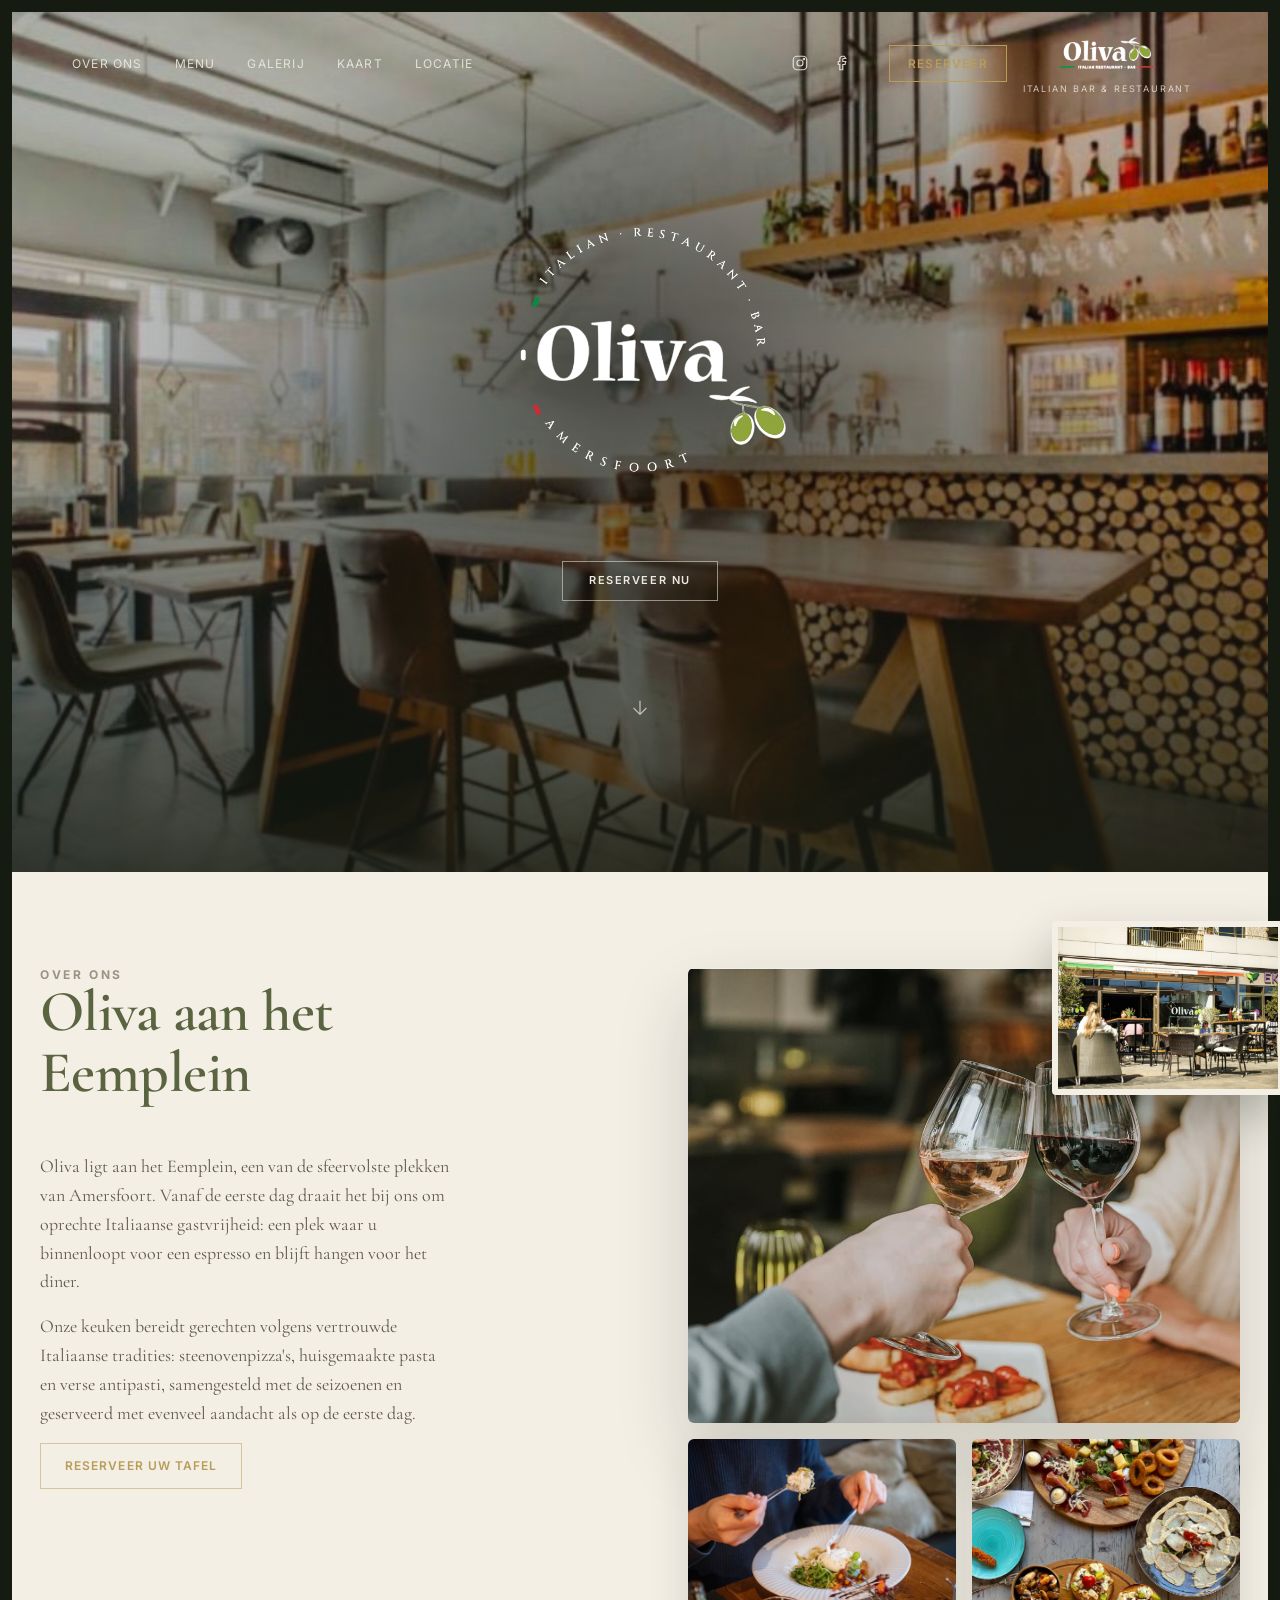
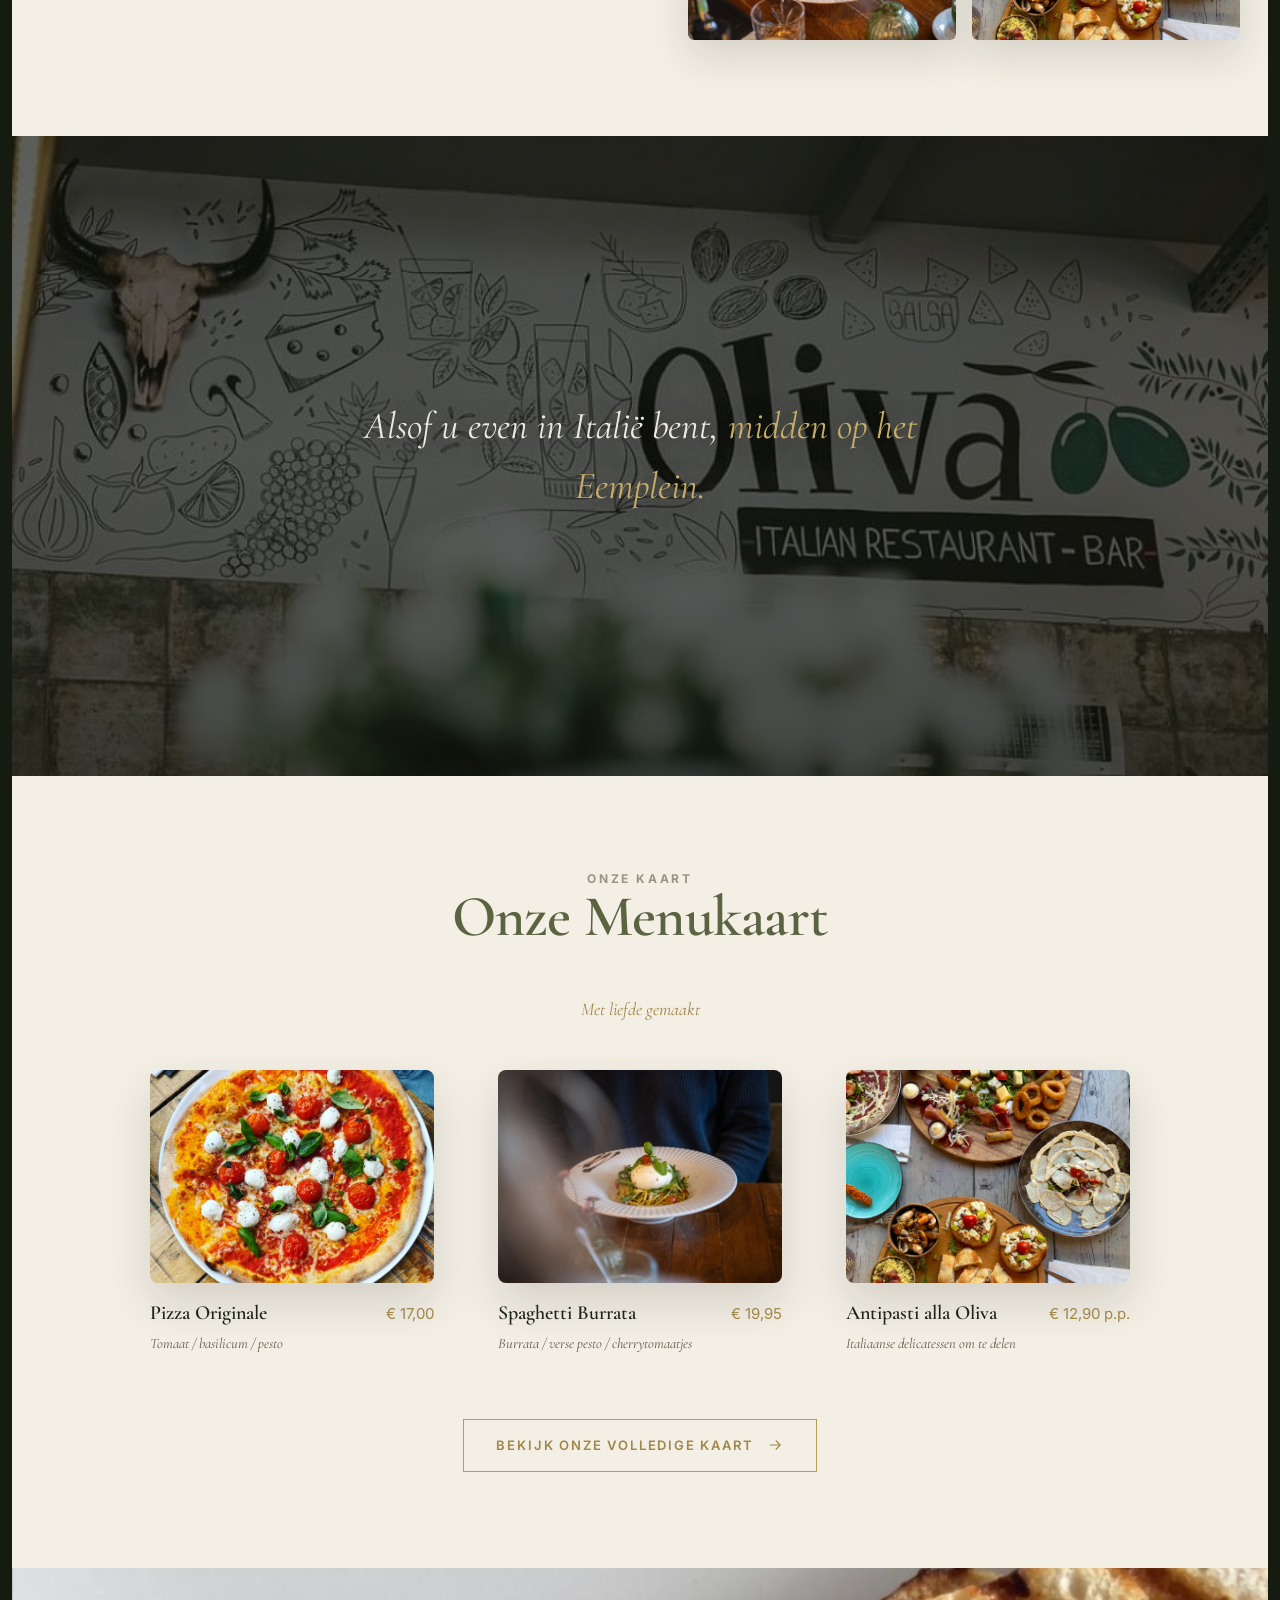
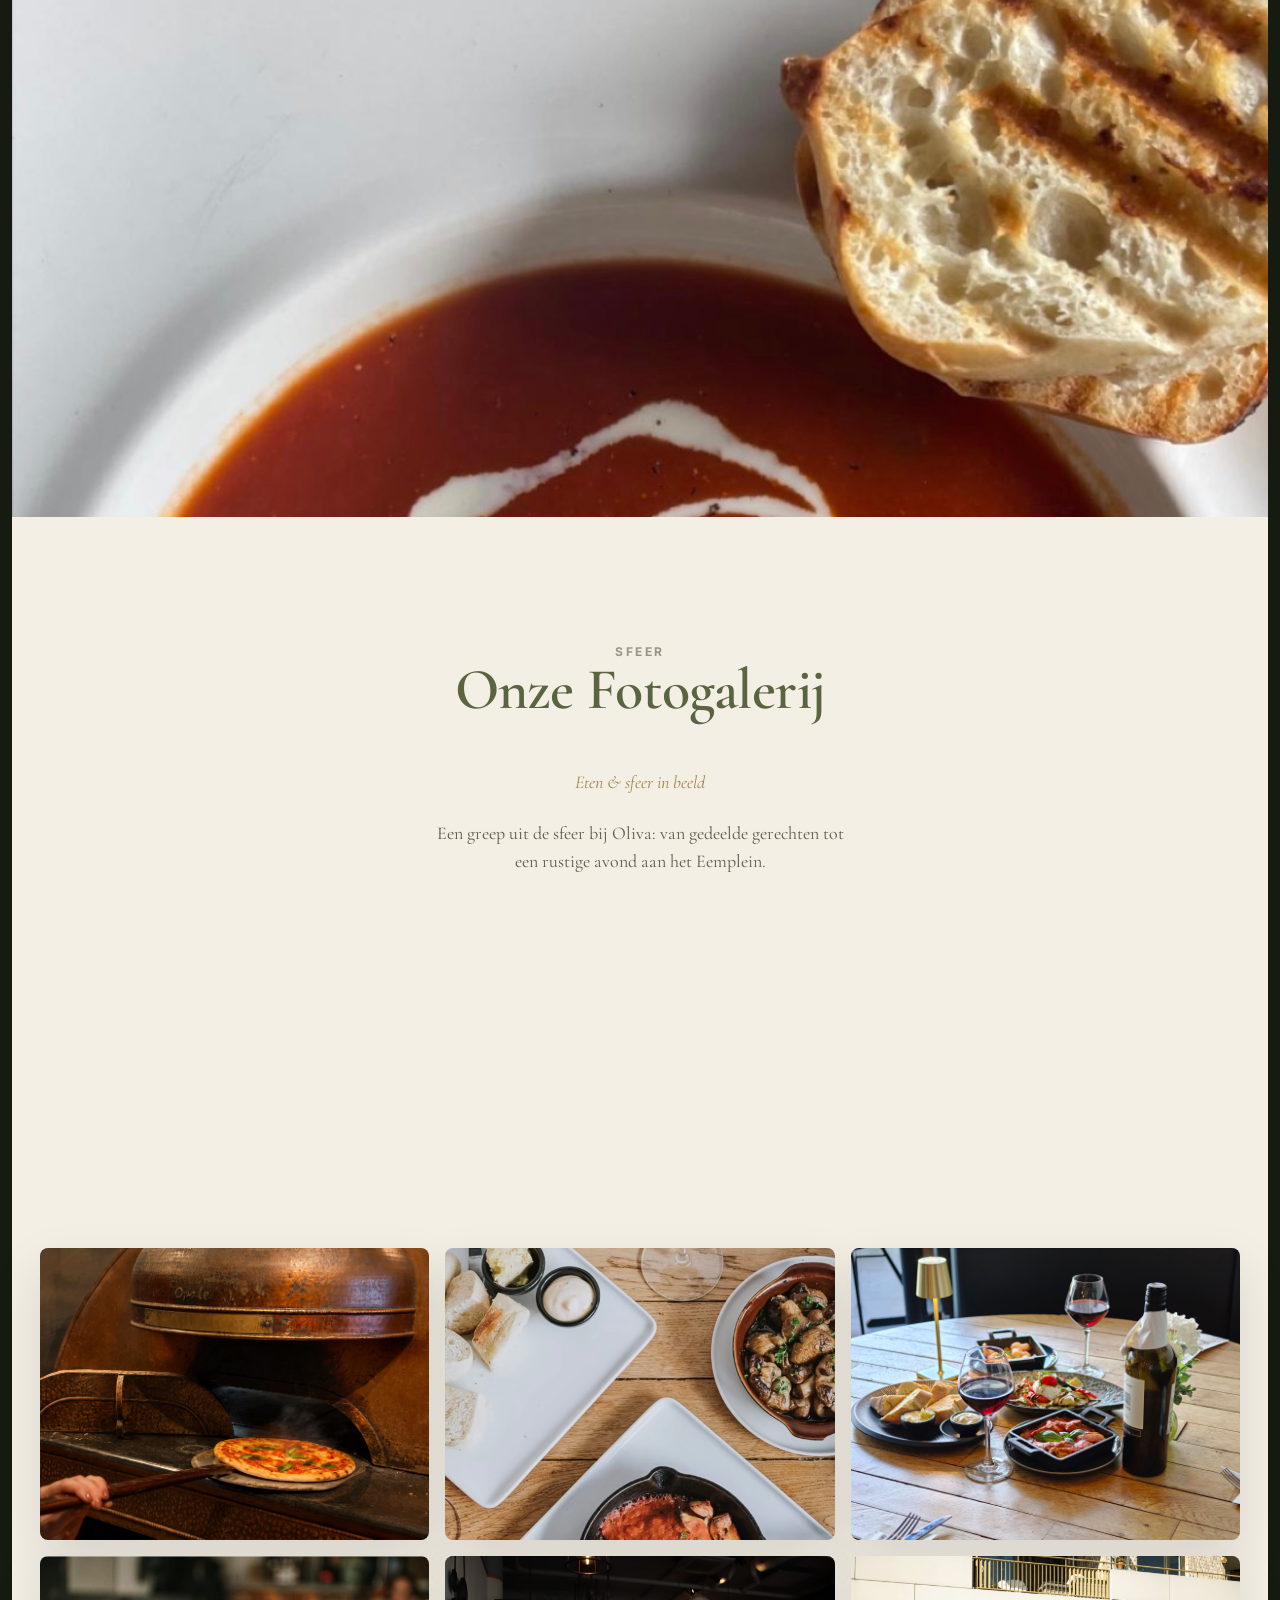
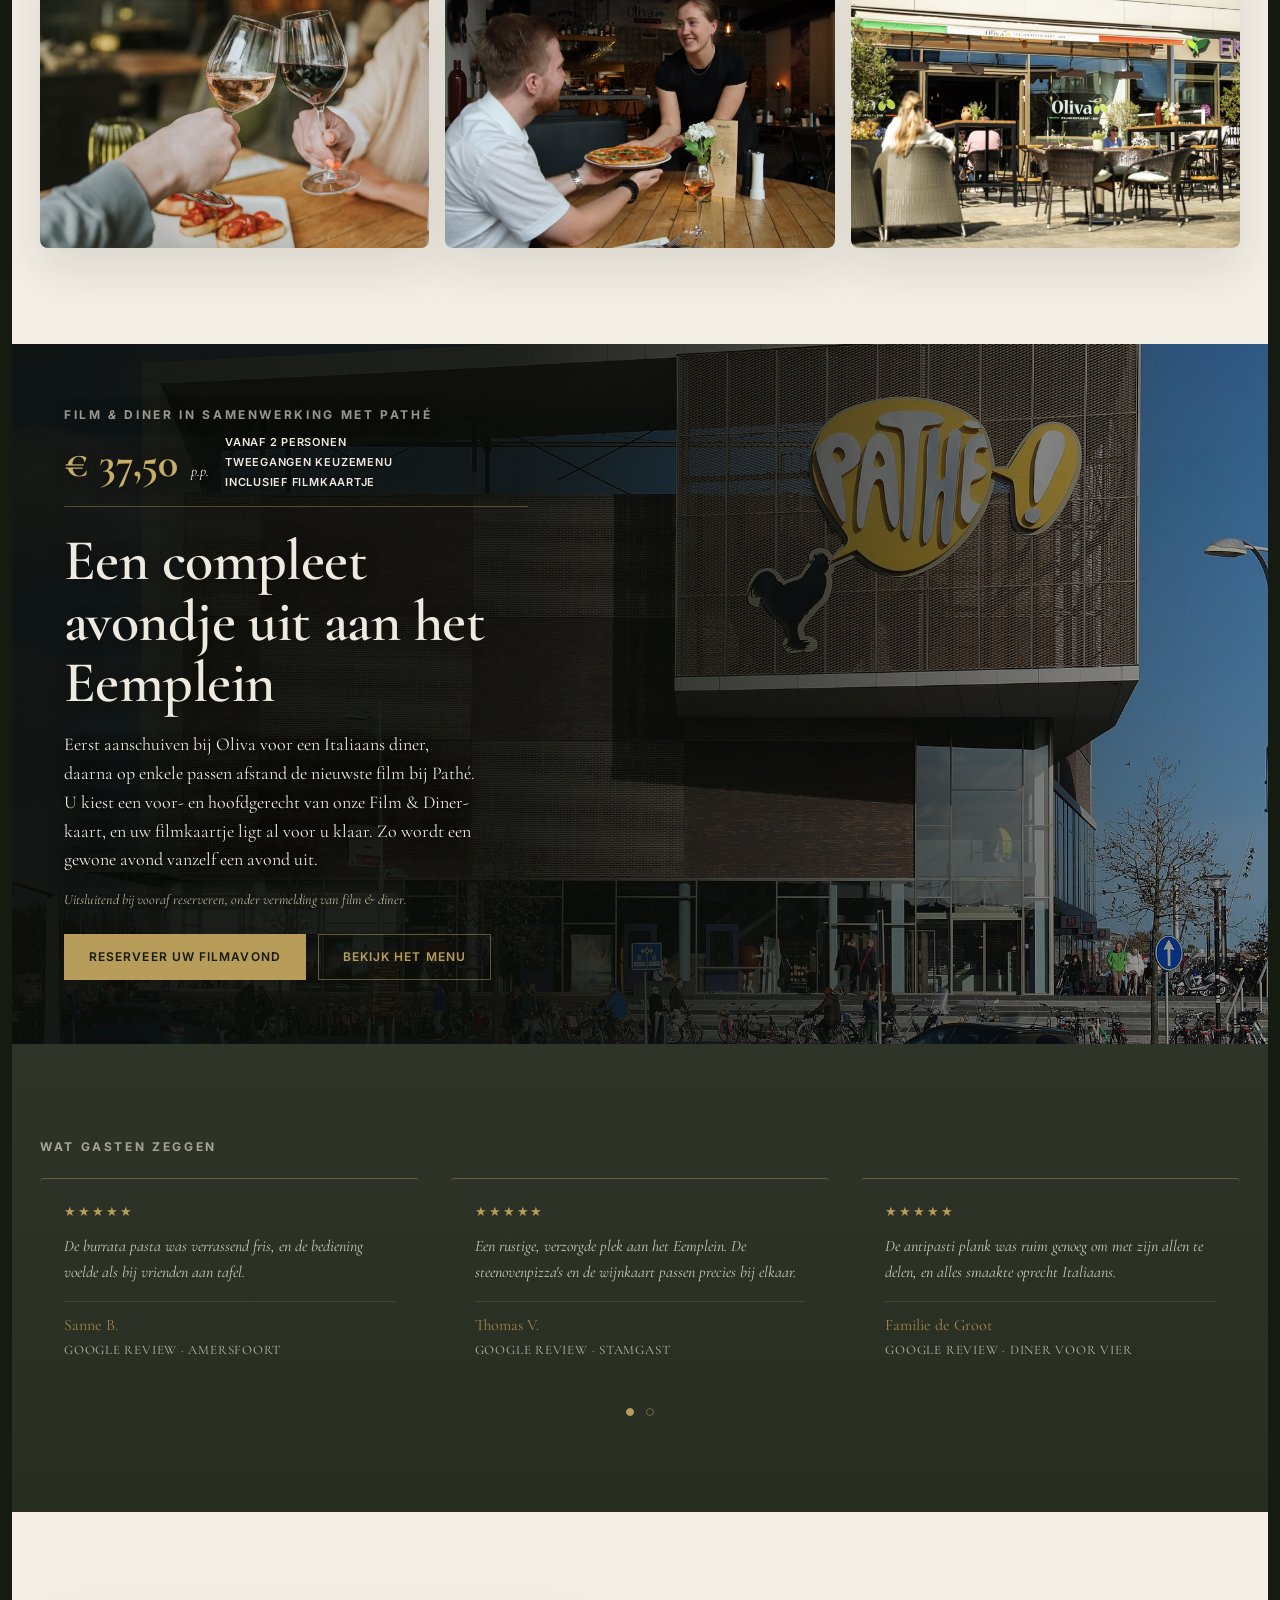
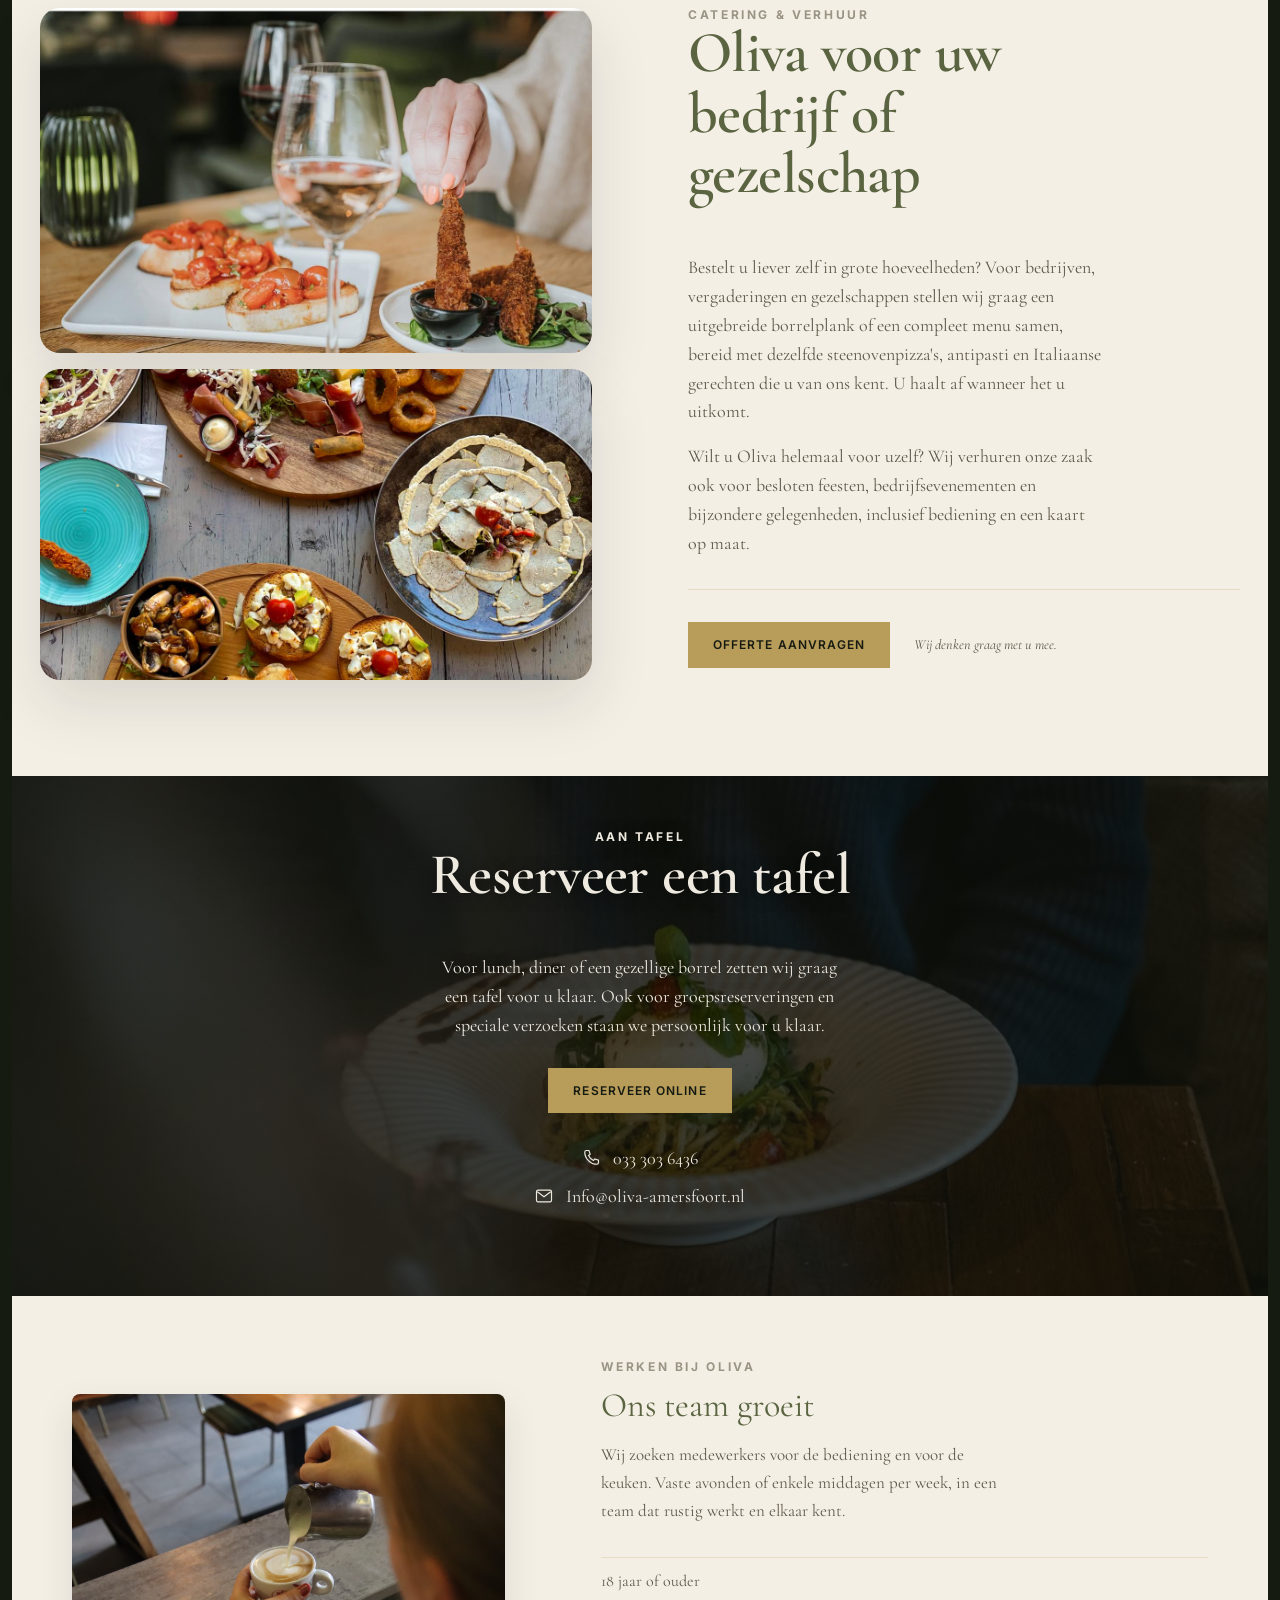
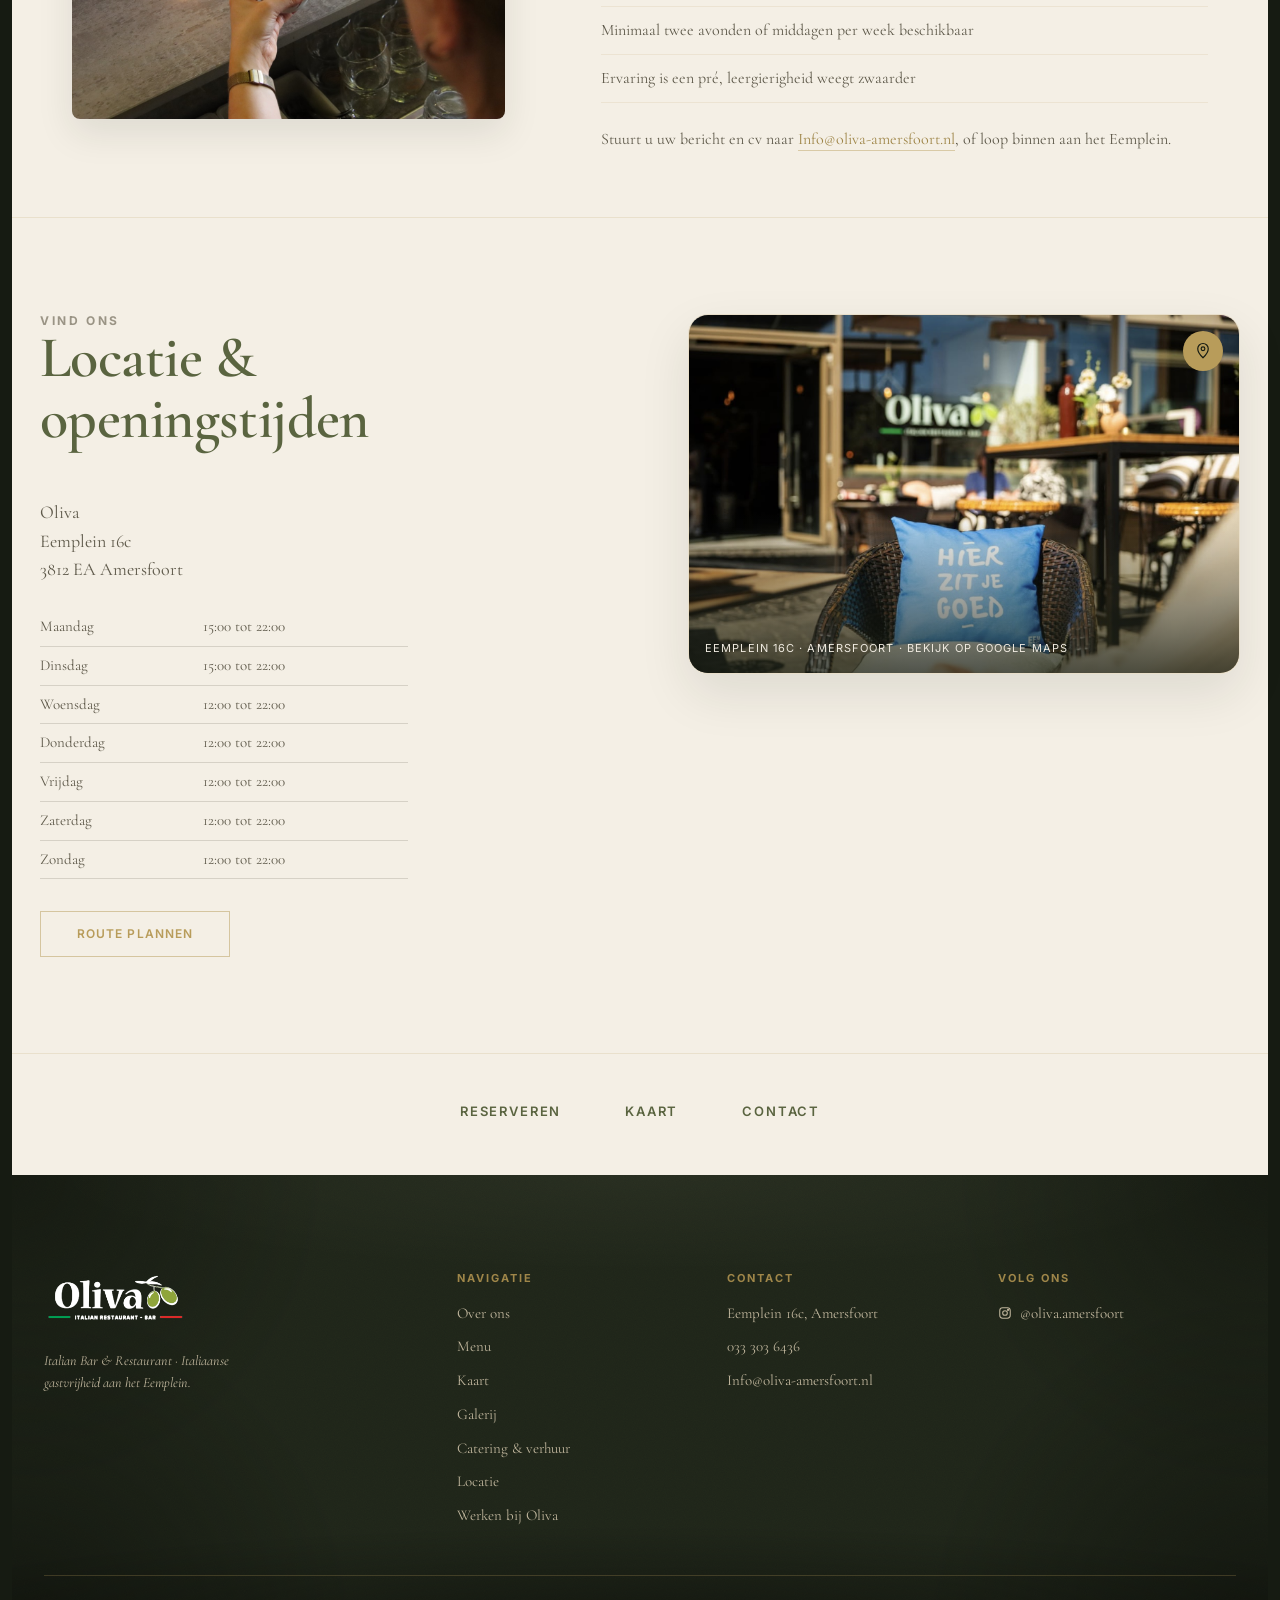
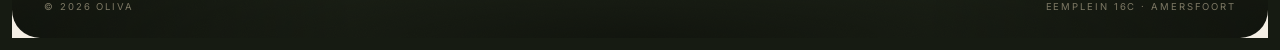
<file: index.html>
<!DOCTYPE html>
<html lang="nl">
<head>
<meta charset="UTF-8">
<meta name="viewport" content="width=device-width, initial-scale=1.0">
<title>Oliva · Italian Bar & Restaurant · Amersfoort</title>
<meta name="description" content="Oliva Amersfoort, Italian Bar & Restaurant aan Eemplein 16c. Steenovenpizza's, huisgemaakte pasta, cocktails en een Italiaanse wijnkaart.">
<link rel="stylesheet" href="brand_assets/oliva/colors_and_type.css?v=1783250951">
<link rel="stylesheet" href="brand_assets/oliva/textures.css?v=1783250951">
<link rel="stylesheet" href="assets/css/site.css?v=1789322304">
</head>
<body class="oliva oliva-page-cream">

<a class="skip-link" href="#main">Ga naar inhoud</a>

<header class="nav" id="nav">
  <div class="nav__inner">
    <nav class="nav__links" aria-label="Hoofdmenu">
      <div class="nav__group">
        <a href="#over-ons">Over ons</a>
        <a href="#menukaart">Menu</a>
        <a href="#galerij">Galerij</a>
        <a href="kaart.html">Kaart</a>
        <a href="#locatie">Locatie</a>
      </div>
      <div class="nav__group nav__group--right">
        <div class="nav__social">
          <a href="https://www.instagram.com/oliva.amersfoort/" target="_blank" rel="noopener" aria-label="Oliva op Instagram" class="nav__social-link">
            <svg viewBox="0 0 24 24" width="18" height="18" fill="none" stroke="currentColor" stroke-width="1.6"><rect x="3" y="3" width="18" height="18" rx="5"/><circle cx="12" cy="12" r="4"/><circle cx="17.2" cy="6.8" r="1"/></svg>
          </a>
          <a href="https://www.facebook.com/p/Restaurant-Oliva-cucina-italiana-bar-100063534971122/?locale=nl_NL" target="_blank" rel="noopener" aria-label="Oliva op Facebook" class="nav__social-link">
            <svg viewBox="0 0 24 24" width="18" height="18" fill="none" stroke="currentColor" stroke-width="1.6"><path d="M15 3h-2a4 4 0 0 0-4 4v3H7v4h2v7h4v-7h3l1-4h-4V7a1 1 0 0 1 1-1h3z"/></svg>
          </a>
        </div>
        <a href="#reserveren" class="btn btn--primary nav__cta" data-open-reservation>Reserveer</a>
      </div>
    </nav>
    <a class="nav__brand" href="#top" aria-label="Oliva home">
      <img src="brand_assets/oliva/logo/oliva-lockup-transparent-white.png" alt="Oliva" class="nav__logo nav__logo--light">
      <img src="brand_assets/oliva/logo/oliva-lockup-transparent-dark.png" alt="Oliva" class="nav__logo nav__logo--dark">
      <span class="nav__brand-sub">Italian Bar <em class="amp">&amp;</em> Restaurant</span>
    </a>
    <button class="nav__toggle" id="navToggle" aria-label="Menu openen" aria-expanded="false">
      <span></span><span></span><span></span>
    </button>
  </div>
</header>

<main id="main">

  <section class="hero hero--centered" id="top">
    <div class="hero__image" data-parallax="16" aria-hidden="true"></div>
    <div class="hero__content hero__content--centered">
      <div class="hero__brand-float" id="heroBrandFloat">
        <div class="hero__logo-wrap">
          <img src="brand_assets/oliva/logo/oliva-badge-wit-transparant.png" alt="Oliva · Italian Restaurant · Bar · Amersfoort" class="hero__logo hero__logo--full" id="heroLogoFull">
          <img src="brand_assets/oliva/logo/oliva-mark-wit-transparant.png" alt="" aria-hidden="true" class="hero__logo-mark" id="heroLogoMark">
        </div>
        <a href="#reserveren" class="btn btn--ghost hero__reserve-cta">Reserveer nu</a>
      </div>
      <a href="#over-ons" class="hero__scroll-cue" aria-label="Scroll naar beneden">
        <svg viewBox="0 0 24 24" width="22" height="22" fill="none" stroke="currentColor" stroke-width="1.4"><path d="M12 4v15M5 12l7 7 7-7"/></svg>
      </a>
    </div>
  </section>

  <section class="section section--light" id="over-ons">
    <div class="section__inner section__inner--split">
      <div class="section__text">
        <p class="t-section">Over ons</p>
        <h2 class="section-title">Oliva aan het Eemplein</h2>
        <p class="section-body">Oliva ligt aan het Eemplein, een van de sfeervolste plekken van Amersfoort. Vanaf de eerste dag draait het bij ons om oprechte Italiaanse gastvrijheid: een plek waar u binnenloopt voor een espresso en blijft hangen voor het diner.</p>
        <p class="section-body">Onze keuken bereidt gerechten volgens vertrouwde Italiaanse tradities: steenovenpizza's, huisgemaakte pasta en verse antipasti, samengesteld met de seizoenen en geserveerd met evenveel aandacht als op de eerste dag.</p>
        <a href="#reserveren" class="btn btn--ghost">Reserveer uw tafel</a>
      </div>
      <div class="intro-collage section__media">
        <div class="intro-collage__main" style="background-image:url('brand_assets/oliva/photos/bar.jpg')" role="img" aria-label="Twee gasten proosten met wijn bij Oliva"></div>
        <div class="intro-collage__accent" style="background-image:url('brand_assets/oliva/photos/gevel-buitenkant.jpg')" role="img" aria-label="De gevel van Oliva aan het Eemplein"></div>
        <div class="intro-collage__row">
          <div class="intro-collage__small" style="background-image:url('brand_assets/oliva/photos/oliva-03.jpg')" role="img" aria-label="Gast geniet van een gerecht bij Oliva"></div>
          <div class="intro-collage__small" style="background-image:url('brand_assets/oliva/photos/gerecht-01.jpg')" role="img" aria-label="Antipasti alla Oliva"></div>
        </div>
      </div>
    </div>
  </section>

  <section class="quote-band">
    <div class="quote-band__bg" data-parallax="25" style="background-image:url('brand_assets/oliva/photos/oliva-01-banner.jpg?v=1783250951')" aria-hidden="true"></div>
    <div class="quote-band__scrim" aria-hidden="true"></div>
    <p class="quote-band__text">Alsof u even in Italië bent, <em>midden op het Eemplein.</em></p>
  </section>

  <section class="section section--light section--bleed-bottom" id="menukaart">
    <div class="section__inner section__inner--center">
      <p class="t-section">Onze kaart</p>
      <h2 class="section-title section-title--center">Onze Menukaart</h2>
      <p class="section-lede">Met liefde gemaakt</p>
      <div class="menukaart-cols">
        <div class="menukaart-col">
          <div class="menukaart-col__photo" style="background-image:url('brand_assets/oliva/photos/pizza.jpg')" role="img" aria-label="Pizza Originale bij Oliva"></div>
          <div class="menukaart-col__main"><span class="menukaart-col__title">Pizza Originale</span><span class="menukaart-col__price">€ 17,00</span></div>
          <p class="menukaart-col__body">Tomaat / basilicum / pesto</p>
        </div>
        <div class="menukaart-col">
          <div class="menukaart-col__photo" style="background-image:url('brand_assets/oliva/photos/gerecht-02.jpg')" role="img" aria-label="Spaghetti Burrata bij Oliva"></div>
          <div class="menukaart-col__main"><span class="menukaart-col__title">Spaghetti Burrata</span><span class="menukaart-col__price">€ 19,95</span></div>
          <p class="menukaart-col__body">Burrata / verse pesto / cherrytomaatjes</p>
        </div>
        <div class="menukaart-col">
          <div class="menukaart-col__photo" style="background-image:url('brand_assets/oliva/photos/gerecht-01.jpg')" role="img" aria-label="Antipasti alla Oliva"></div>
          <div class="menukaart-col__main"><span class="menukaart-col__title">Antipasti alla Oliva</span><span class="menukaart-col__price">€ 12,90 p.p.</span></div>
          <p class="menukaart-col__body">Italiaanse delicatessen om te delen</p>
        </div>
      </div>
      <a href="kaart.html" class="menukaart-cta">
        <span>Bekijk onze volledige kaart</span>
        <svg viewBox="0 0 24 24" width="18" height="18" fill="none" stroke="currentColor" stroke-width="1.5"><path d="M5 12h14M13 6l6 6-6 6"/></svg>
      </a>
    </div>
    <div class="menukaart-photo" data-parallax="40" style="background-image:url('brand_assets/oliva/photos/sfeer-03-banner.jpg?v=1783265980')" role="img" aria-label="Tomatensoep met knoflookbrood bij Oliva"></div>
  </section>

  <section class="section section--light section--bleed-top" id="galerij">
    <div class="section__inner section__inner--center">
      <p class="t-section">Sfeer</p>
      <h2 class="section-title section-title--center">Onze Fotogalerij</h2>
      <p class="section-lede">Eten &amp; sfeer in beeld</p>
      <p class="section-body" style="margin-left:auto;margin-right:auto;">Een greep uit de sfeer bij Oliva: van gedeelde gerechten tot een rustige avond aan het Eemplein.</p>
    </div>
    <div class="section__inner section__inner--gallery">
      <div class="gallery--even">
        <div style="background-image:url('brand_assets/oliva/photos/oliva-02.jpg')" role="img" aria-label="Aan tafel bij Oliva met een glas wijn"></div>
        <div style="background-image:url('brand_assets/oliva/photos/sfeer-03.jpg?v=1783265980')" role="img" aria-label="Tomatensoep met knoflookbrood bij Oliva"></div>
        <div style="background-image:url('brand_assets/oliva/photos/oliva-04.jpg')" role="img" aria-label="Bruschetta en krokante gamba's bij Oliva"></div>
        <div style="background-image:url('brand_assets/oliva/photos/pizza-oven.jpg')" role="img" aria-label="Een verse pizza die uit de koperen steenoven komt"></div>
        <div style="background-image:url('brand_assets/oliva/photos/sfeer-01.jpg?v=1783266600')" role="img" aria-label="Borrelplank met brood, dips en bites bij Oliva"></div>
        <div style="background-image:url('brand_assets/oliva/photos/tafel-wijn.jpg')" role="img" aria-label="Gedekte tafel met rode wijn, brood en gedeelde gerechten"></div>
        <div style="background-image:url('brand_assets/oliva/photos/bar.jpg')" role="img" aria-label="Toost aan de bar bij Oliva"></div>
        <div style="background-image:url('brand_assets/oliva/photos/bediening-pizza.jpg')" role="img" aria-label="Onze bediening serveert een pizza in de zaal"></div>
        <div style="background-image:url('brand_assets/oliva/photos/gevel-buitenkant.jpg')" role="img" aria-label="De gevel van Oliva aan het Eemplein"></div>
      </div>
    </div>
  </section>

  <section class="film-band" id="film-diner">
    <div class="film-band__bg" data-parallax="18" style="background-image:url('brand_assets/oliva/photos/pathe-film-diner-banner.jpg')" aria-hidden="true"></div>
    <div class="film-band__scrim" aria-hidden="true"></div>
    <div class="film-band__content">
      <p class="t-section t-section--cream">Film <em class="amp">&amp;</em> Diner in samenwerking met Pathé</p>
      <div class="film-band__offer">
        <p class="film-band__price">€ 37,50 <span>p.p.</span></p>
        <div class="film-band__tags">
          <span class="film-band__tag">Vanaf 2 personen</span>
          <span class="film-band__tag">Tweegangen keuzemenu</span>
          <span class="film-band__tag">Inclusief filmkaartje</span>
        </div>
      </div>
      <h2 class="section-title section-title--cream">Een compleet avondje uit aan het Eemplein</h2>
      <p class="section-body section-body--cream">Eerst aanschuiven bij Oliva voor een Italiaans diner, daarna op enkele passen afstand de nieuwste film bij Pathé. U kiest een voor- en hoofdgerecht van onze Film &amp; Diner-kaart, en uw filmkaartje ligt al voor u klaar. Zo wordt een gewone avond vanzelf een avond uit.</p>
      <p class="film-band__note">Uitsluitend bij vooraf reserveren, onder vermelding van film &amp; diner.</p>
      <div class="film-band__cta">
        <a href="#reserveren" class="btn btn--primary" data-open-reservation>Reserveer uw filmavond</a>
        <a href="kaart.html#menus" class="btn btn--ghost">Bekijk het menu</a>
      </div>
    </div>
  </section>

  <section class="section section--dark section--quiet" id="ervaringen">
    <div class="section__inner">
      <p class="t-section t-section--cream">Wat gasten zeggen</p>
      <div class="testimonial-carousel" id="testimonialCarousel">
        <div class="testimonial-grid is-active" data-page="0">
          <div class="testimonial-card">
            <div class="testimonial-stars" aria-hidden="true">★★★★★</div>
            <p class="testimonial-quote">De burrata pasta was verrassend fris, en de bediening voelde als bij vrienden aan tafel.</p>
            <p class="testimonial-name">Sanne B.</p>
            <p class="testimonial-meta">Google review · Amersfoort</p>
          </div>
          <div class="testimonial-card">
            <div class="testimonial-stars" aria-hidden="true">★★★★★</div>
            <p class="testimonial-quote">Een rustige, verzorgde plek aan het Eemplein. De steenovenpizza's en de wijnkaart passen precies bij elkaar.</p>
            <p class="testimonial-name">Thomas V.</p>
            <p class="testimonial-meta">Google review · Stamgast</p>
          </div>
          <div class="testimonial-card">
            <div class="testimonial-stars" aria-hidden="true">★★★★★</div>
            <p class="testimonial-quote">De antipasti plank was ruim genoeg om met zijn allen te delen, en alles smaakte oprecht Italiaans.</p>
            <p class="testimonial-name">Familie de Groot</p>
            <p class="testimonial-meta">Google review · Diner voor vier</p>
          </div>
        </div>
        <div class="testimonial-grid" data-page="1" hidden>
          <div class="testimonial-card">
            <div class="testimonial-stars" aria-hidden="true">★★★★★</div>
            <p class="testimonial-quote">Zes pizza's besteld voor de hele tafel en niet één teleurstelling: de Diavola was favoriet.</p>
            <p class="testimonial-name">Mark H.</p>
            <p class="testimonial-meta">Google review · Amersfoort</p>
          </div>
          <div class="testimonial-card">
            <div class="testimonial-stars" aria-hidden="true">★★★★★</div>
            <p class="testimonial-quote">Een Aperol Spritz op het terras aan de Eem: beter wordt een vrijdagmiddag niet.</p>
            <p class="testimonial-name">Lisa &amp; Daan</p>
            <p class="testimonial-meta">Google review · Weekendje Amersfoort</p>
          </div>
          <div class="testimonial-card">
            <div class="testimonial-stars" aria-hidden="true">★★★★★</div>
            <p class="testimonial-quote">Voor ons bedrijfsuitje regelden ze een borrelplank voor twintig man, soepel geregeld en heerlijk eten.</p>
            <p class="testimonial-name">Team Van Dijk</p>
            <p class="testimonial-meta">Google review · Bedrijfsborrel</p>
          </div>
        </div>
        <div class="testimonial-dots" role="tablist" aria-label="Recensiepagina's">
          <button class="testimonial-dot is-active" data-page="0" role="tab" aria-selected="true" aria-label="Recensies 1 tot 3"></button>
          <button class="testimonial-dot" data-page="1" role="tab" aria-selected="false" aria-label="Recensies 4 tot 6"></button>
        </div>
      </div>
    </div>
  </section>

  <section class="section section--light" id="catering">
    <div class="section__inner section__inner--split">
      <div class="catering-collage catering-collage--duo">
        <div class="catering-collage__item catering-collage__item--top" style="background-image:url('brand_assets/oliva/photos/sfeer-02.jpg')" role="img" aria-label="Bruschetta bij Oliva"></div>
        <div class="catering-collage__item" style="background-image:url('brand_assets/oliva/photos/gerecht-01.jpg')" role="img" aria-label="Antipasti alla Oliva"></div>
      </div>
      <div class="section__text">
        <p class="t-section">Catering &amp; verhuur</p>
        <h2 class="section-title">Oliva voor uw bedrijf of gezelschap</h2>
        <p class="section-body">Bestelt u liever zelf in grote hoeveelheden? Voor bedrijven, vergaderingen en gezelschappen stellen wij graag een uitgebreide borrelplank of een compleet menu samen, bereid met dezelfde steenovenpizza's, antipasti en Italiaanse gerechten die u van ons kent. U haalt af wanneer het u uitkomt.</p>
        <p class="section-body">Wilt u Oliva helemaal voor uzelf? Wij verhuren onze zaak ook voor besloten feesten, bedrijfsevenementen en bijzondere gelegenheden, inclusief bediening en een kaart op maat.</p>
        <div class="catering-cta">
          <a href="mailto:Info@oliva-amersfoort.nl?subject=Cateringaanvraag" class="btn btn--primary">Offerte aanvragen</a>
          <span class="catering-cta__note">Wij denken graag met u mee.</span>
        </div>
      </div>
    </div>
  </section>

  <section class="reserve-band" id="reserveren">
    <div class="reserve-band__bg" data-parallax="10" style="background-image:url('brand_assets/oliva/photos/gerecht-02.jpg')" aria-hidden="true"></div>
    <div class="reserve-band__scrim" aria-hidden="true"></div>
    <div class="reserve-band__content">
      <p class="t-section t-section--cream">Aan tafel</p>
      <h2 class="section-title section-title--cream">Reserveer een tafel</h2>
      <p class="section-body section-body--cream">Voor lunch, diner of een gezellige borrel zetten wij graag een tafel voor u klaar. Ook voor groepsreserveringen en speciale verzoeken staan we persoonlijk voor u klaar.</p>
      <a href="#reserveren" class="btn btn--primary reserve-band__cta" data-open-reservation>Reserveer online</a>
      <div class="reserve-contact">
        <a href="tel:+31333036436" class="reserve-contact__row">
          <svg class="reserve-contact__icon" viewBox="0 0 24 24" width="20" height="20" fill="none" stroke="currentColor" stroke-width="1.4"><path d="M6.5 3h3l1.5 4.5-2 1.5a13 13 0 0 0 6 6l1.5-2 4.5 1.5v3a2 2 0 0 1-2 2C11.5 19.5 4.5 12.5 4.5 5a2 2 0 0 1 2-2z"/></svg>
          <span>033 303 6436</span>
        </a>
        <a href="mailto:Info@oliva-amersfoort.nl" class="reserve-contact__row">
          <svg class="reserve-contact__icon" viewBox="0 0 24 24" width="20" height="20" fill="none" stroke="currentColor" stroke-width="1.4"><rect x="3" y="5" width="18" height="14" rx="2"/><path d="m4 7 8 6 8-6"/></svg>
          <span>Info@oliva-amersfoort.nl</span>
        </a>
      </div>
    </div>
  </section>

  <section class="werken" id="werken">
    <div class="werken__inner">
      <div class="werken__media">
        <div class="werken__photo" style="background-image:url('brand_assets/oliva/photos/werken-bij-oliva.jpg')" role="img" aria-label="Een medewerker schenkt melkschuim in een cappuccino aan de bar van Oliva"></div>
      </div>
      <div class="werken__content">
        <div class="werken__intro">
          <p class="t-section">Werken bij Oliva</p>
          <h2 class="werken__title">Ons team groeit</h2>
          <p class="werken__body">Wij zoeken medewerkers voor de bediening en voor de keuken. Vaste avonden of enkele middagen per week, in een team dat rustig werkt en elkaar kent.</p>
        </div>
        <div class="werken__detail">
          <ul class="werken__list">
            <li>18 jaar of ouder</li>
            <li>Minimaal twee avonden of middagen per week beschikbaar</li>
            <li>Ervaring is een pr&eacute;, leergierigheid weegt zwaarder</li>
          </ul>
          <p class="werken__contact">Stuurt u uw bericht en cv naar <a href="mailto:Info@oliva-amersfoort.nl?subject=Sollicitatie%20Oliva">Info@oliva-amersfoort.nl</a>, of loop binnen aan het Eemplein.</p>
        </div>
      </div>
    </div>
  </section>

  <section class="section section--light" id="locatie">
    <div class="section__inner section__inner--split">
      <div class="section__text">
        <p class="t-section">Vind ons</p>
        <h2 class="section-title">Locatie &amp; openingstijden</h2>
        <p class="section-body">Oliva<br>Eemplein 16c<br>3812 EA Amersfoort</p>
        <table class="hours">
          <tbody>
            <tr><td>Maandag</td><td>15:00 tot 22:00</td></tr>
            <tr><td>Dinsdag</td><td>15:00 tot 22:00</td></tr>
            <tr><td>Woensdag</td><td>12:00 tot 22:00</td></tr>
            <tr><td>Donderdag</td><td>12:00 tot 22:00</td></tr>
            <tr><td>Vrijdag</td><td>12:00 tot 22:00</td></tr>
            <tr><td>Zaterdag</td><td>12:00 tot 22:00</td></tr>
            <tr><td>Zondag</td><td>12:00 tot 22:00</td></tr>
          </tbody>
        </table>
        <div class="location-actions">
          <a href="https://maps.google.com/?q=Eemplein+16c,+3812+EA+Amersfoort" target="_blank" rel="noopener" class="btn btn--ghost">Route plannen</a>
        </div>
      </div>
      <div class="section__media">
        <a href="https://www.google.com/maps/place/Restaurant+Oliva-+cucina+italiana-bar/data=!4m7!3m6!1s0x47c646a3e7cf465f:0xc8edf069e23d9499!8m2!3d52.1595496!4d5.382204!16s%2Fg%2F11g02hp5x0!19sChIJX0bP56NGxkcRmZQ94mnw7cg?authuser=0&hl=nl&rclk=1" target="_blank" rel="noopener" class="map-frame" aria-label="Open Oliva in Google Maps">
          <div class="map-frame__photo" data-parallax="8" style="background-image:url('brand_assets/oliva/photos/terras-buiten.jpg')" role="img" aria-label="Het terras van Oliva aan het Eemplein"></div>
          <span class="map-frame__pin">
            <svg viewBox="0 0 24 24" width="18" height="18" fill="none" stroke="currentColor" stroke-width="1.6"><path d="M12 21s7-6.5 7-12a7 7 0 0 0-14 0c0 5.5 7 12 7 12z"/><circle cx="12" cy="9" r="2.5"/></svg>
          </span>
          <span class="map-frame__caption">Eemplein 16c · Amersfoort · Bekijk op Google Maps</span>
        </a>
      </div>
    </div>
  </section>

  <nav class="quick-links" aria-label="Snelle links">
    <a href="#reserveren">Reserveren</a>
    <a href="kaart.html">Kaart</a>
    <a href="#locatie">Contact</a>
  </nav>

</main>

<footer class="footer oliva-page-dark">
  <div class="footer__grid">
    <div class="footer__col footer__col--brand">
      <img src="brand_assets/oliva/logo/oliva-lockup-transparent-white.png" alt="Oliva" class="footer__logo">
      <p class="footer__tagline">Italian Bar &amp; Restaurant · Italiaanse gastvrijheid aan het Eemplein.</p>
    </div>
    <div class="footer__col">
      <p class="footer__col-title">Navigatie</p>
      <nav class="footer__links" aria-label="Footer navigatie">
        <a href="#over-ons">Over ons</a>
        <a href="#menukaart">Menu</a>
        <a href="kaart.html">Kaart</a>
        <a href="#galerij">Galerij</a>
        <a href="#catering">Catering &amp; verhuur</a>
        <a href="#locatie">Locatie</a>
        <a href="#werken">Werken bij Oliva</a>
      </nav>
    </div>
    <div class="footer__col">
      <p class="footer__col-title">Contact</p>
      <div class="footer__links">
        <a href="https://maps.google.com/?q=Eemplein+16c,+3812+EA+Amersfoort" target="_blank" rel="noopener">Eemplein 16c, Amersfoort</a>
        <a href="tel:+31333036436">033 303 6436</a>
        <a href="mailto:Info@oliva-amersfoort.nl">Info@oliva-amersfoort.nl</a>
      </div>
    </div>
    <div class="footer__col">
      <p class="footer__col-title">Volg ons</p>
      <div class="footer__links">
        <a class="footer__ig" href="https://www.instagram.com/oliva.amersfoort/" target="_blank" rel="noopener">
          <svg viewBox="0 0 24 24" width="14" height="14" fill="none" stroke="currentColor" stroke-width="1.8"><rect x="3" y="3" width="18" height="18" rx="5"/><circle cx="12" cy="12" r="4"/><circle cx="17.2" cy="6.8" r="1"/></svg>
          @oliva.amersfoort
        </a>
      </div>
    </div>
  </div>
  <div class="footer__inner footer__inner--bottom">
    <span class="t-footer">© <span id="year"></span> Oliva</span>
    <span class="t-footer">Eemplein 16c · Amersfoort</span>
  </div>
</footer>

<script>
// Must run before the eet.nu script below: the widget reads this cookie at
// init to decide whether to start collapsed. No Secure flag, so it also
// works on http://localhost.
document.cookie = 'reservationWidgetStatus=collapsed; path=/; SameSite=Lax';
</script>
<script id="eetnuReservationWidget" type="text/javascript" src="https://reserveringen.eet.nu/hungry/restaurants/76135/reservations/new.js?layout=floating&locale=nl&variant=realtime/dark&position=bottom-right"></script>
<script src="assets/js/site.js?v=1789322304"></script>
</body>
</html>
</file>
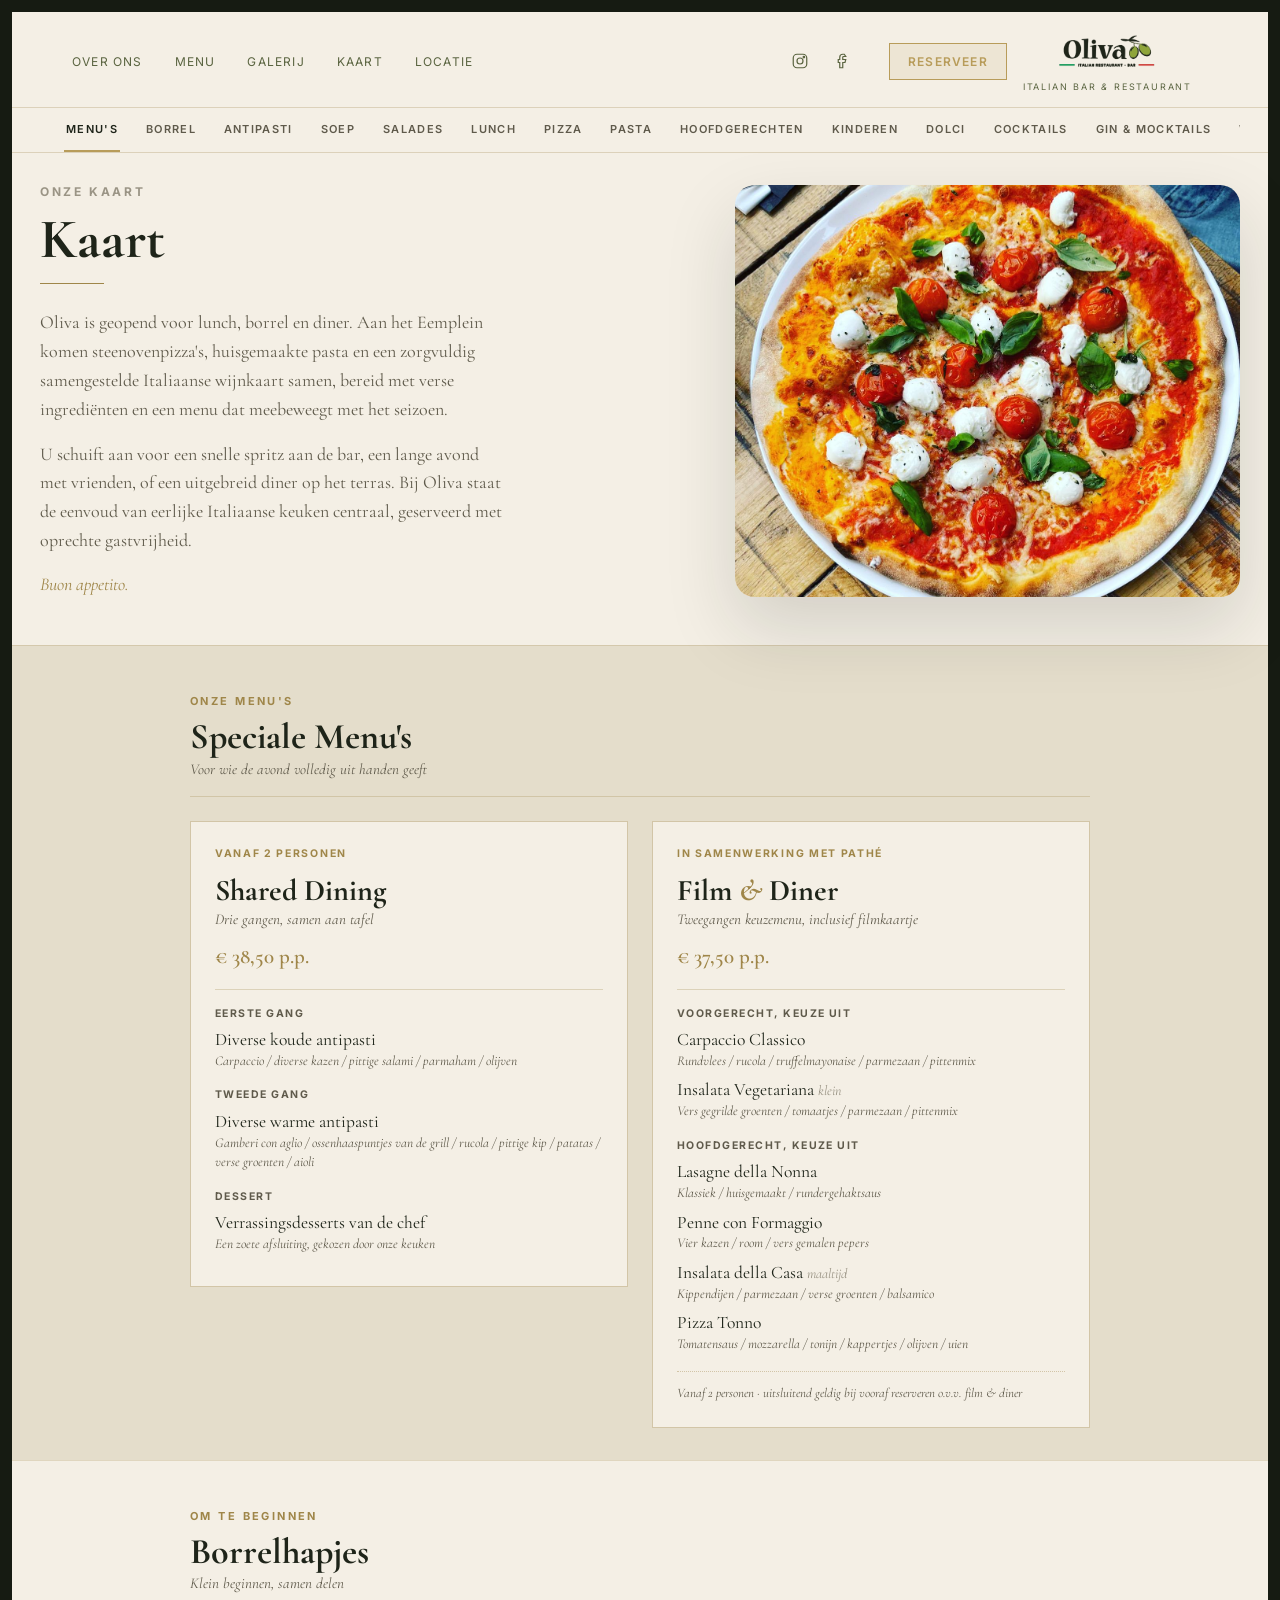
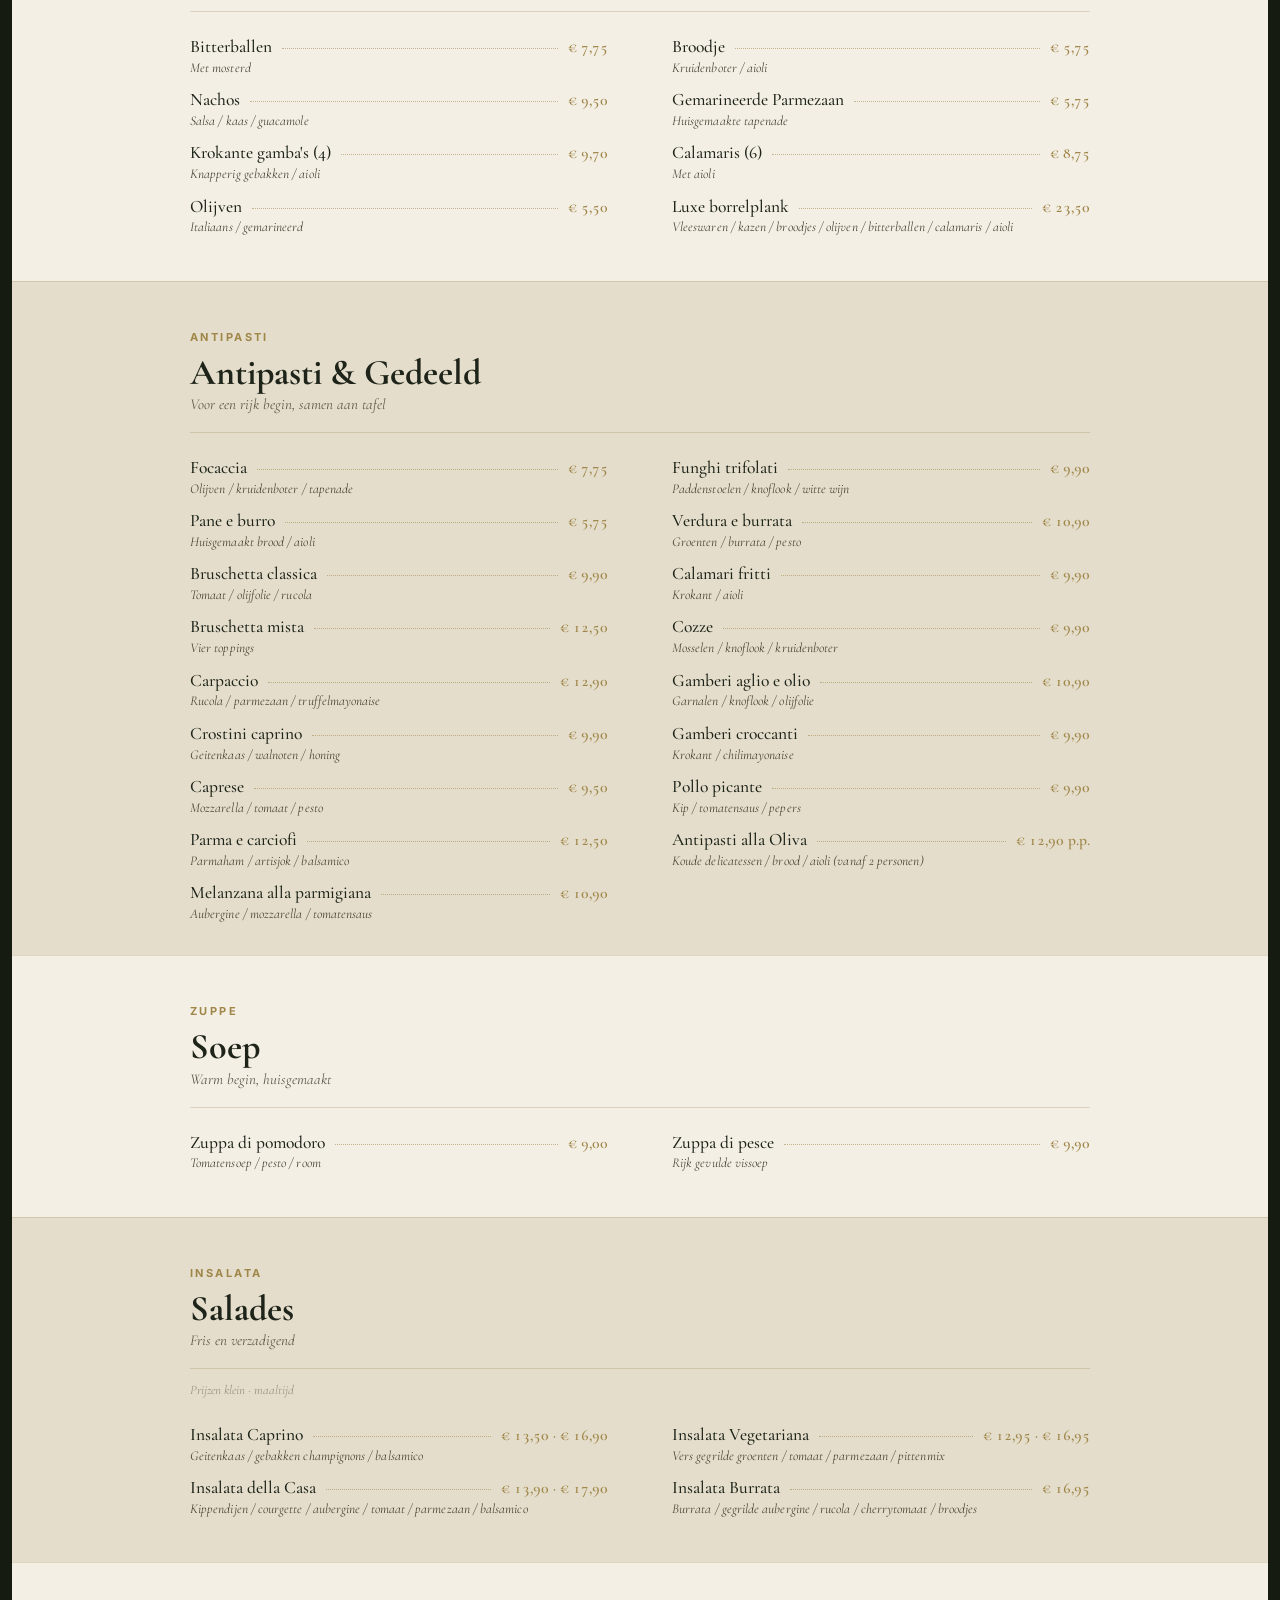
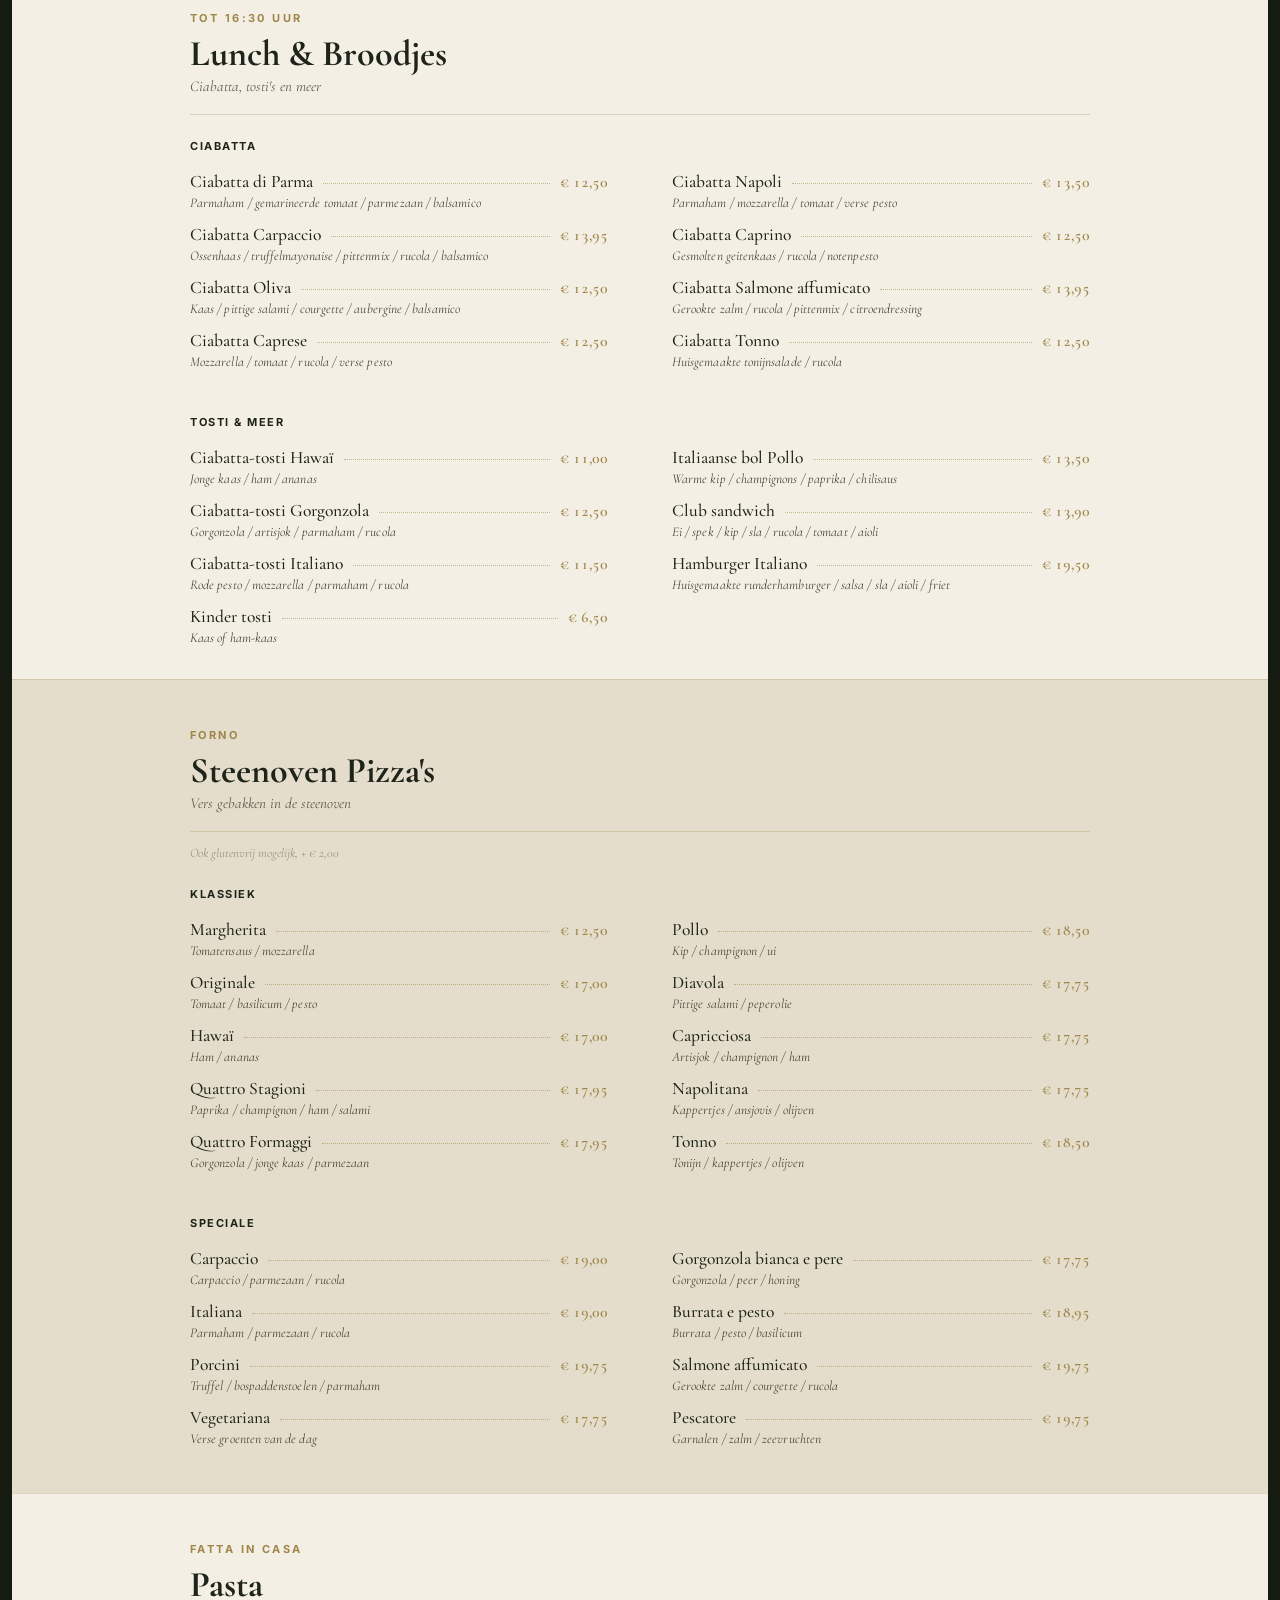
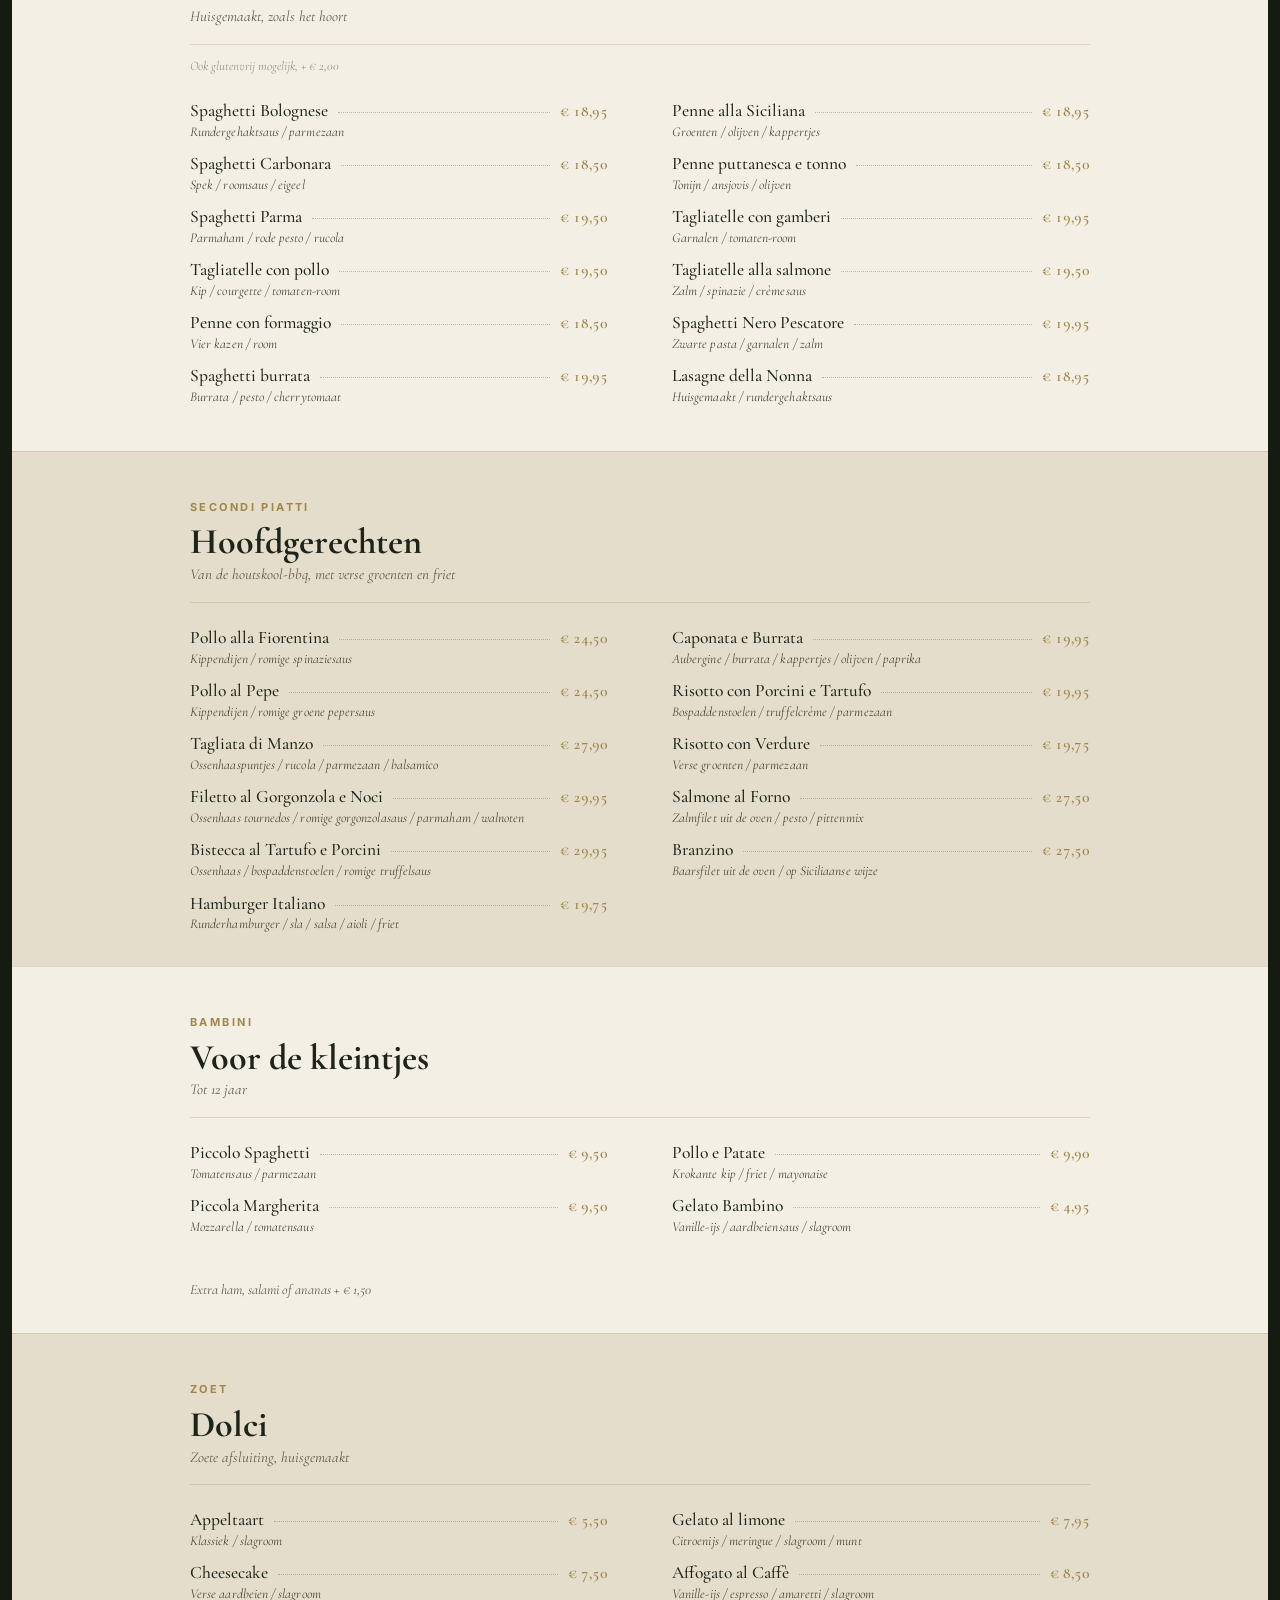
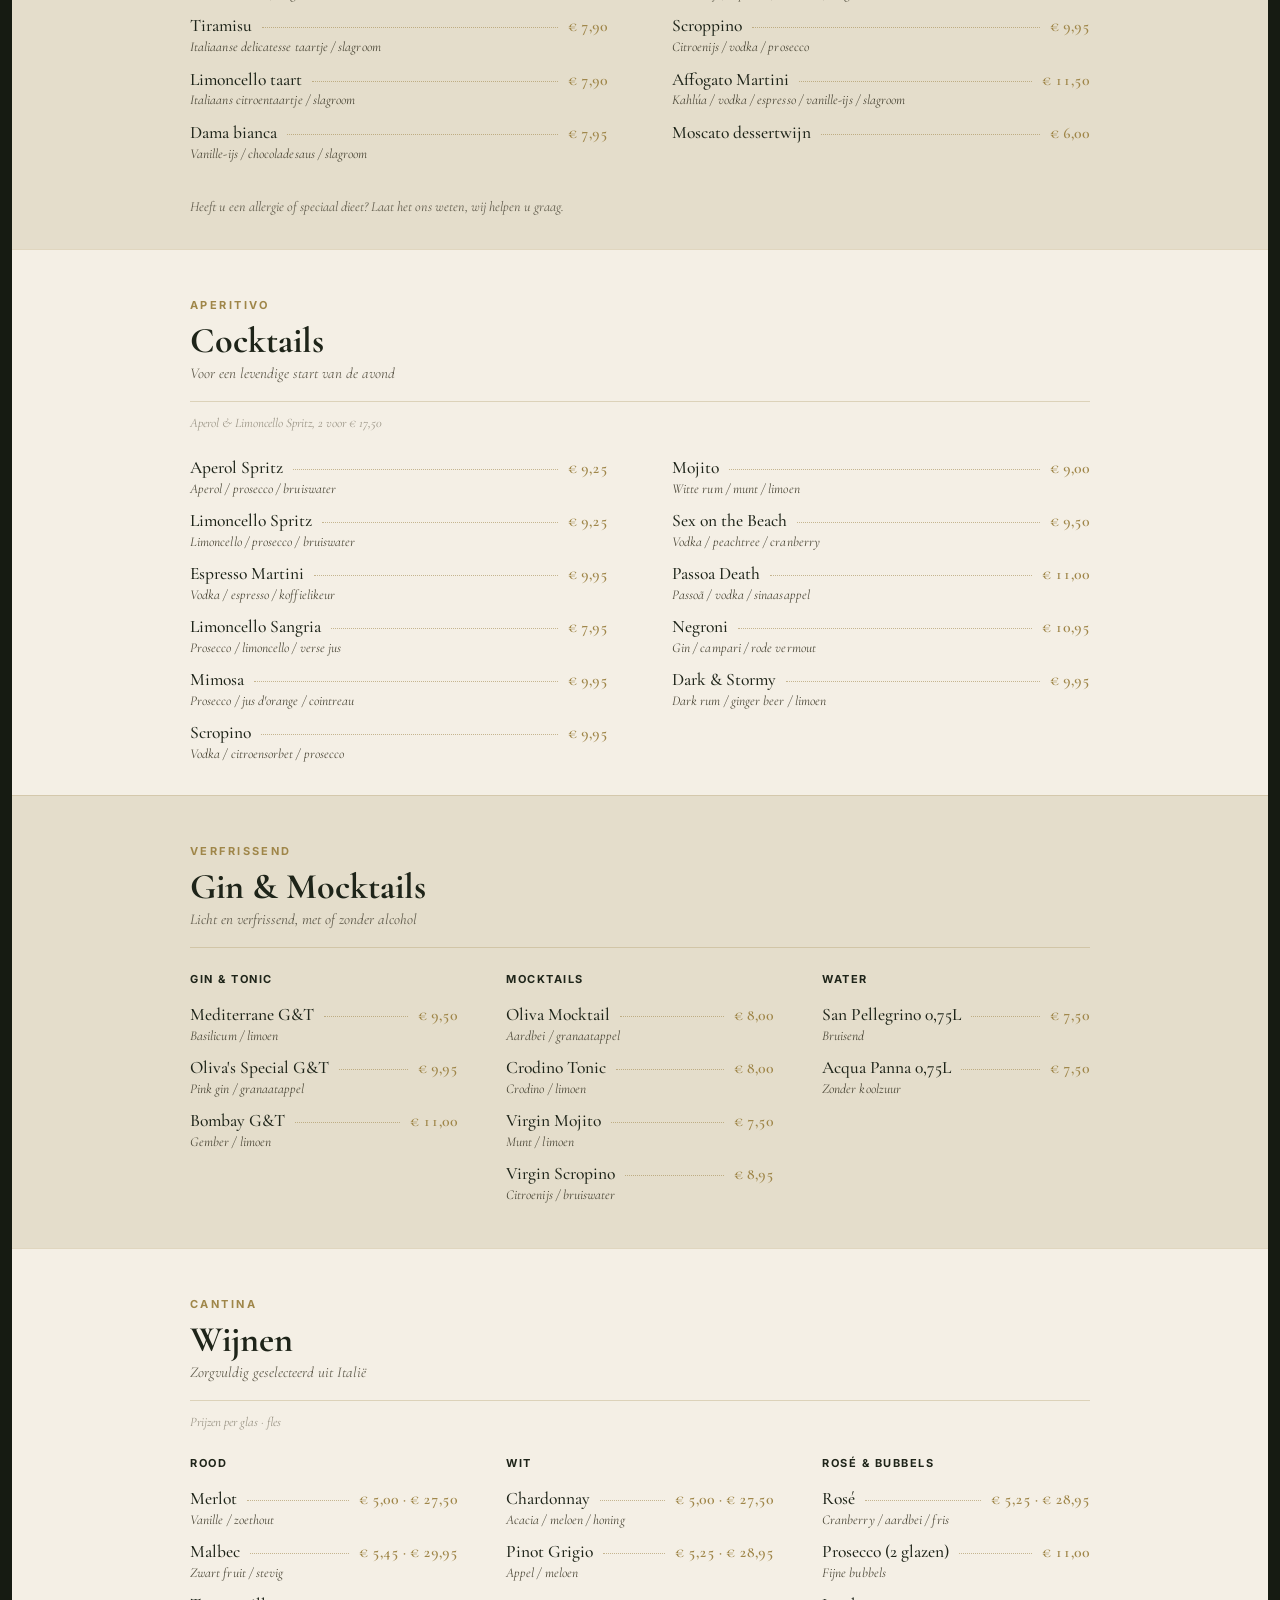
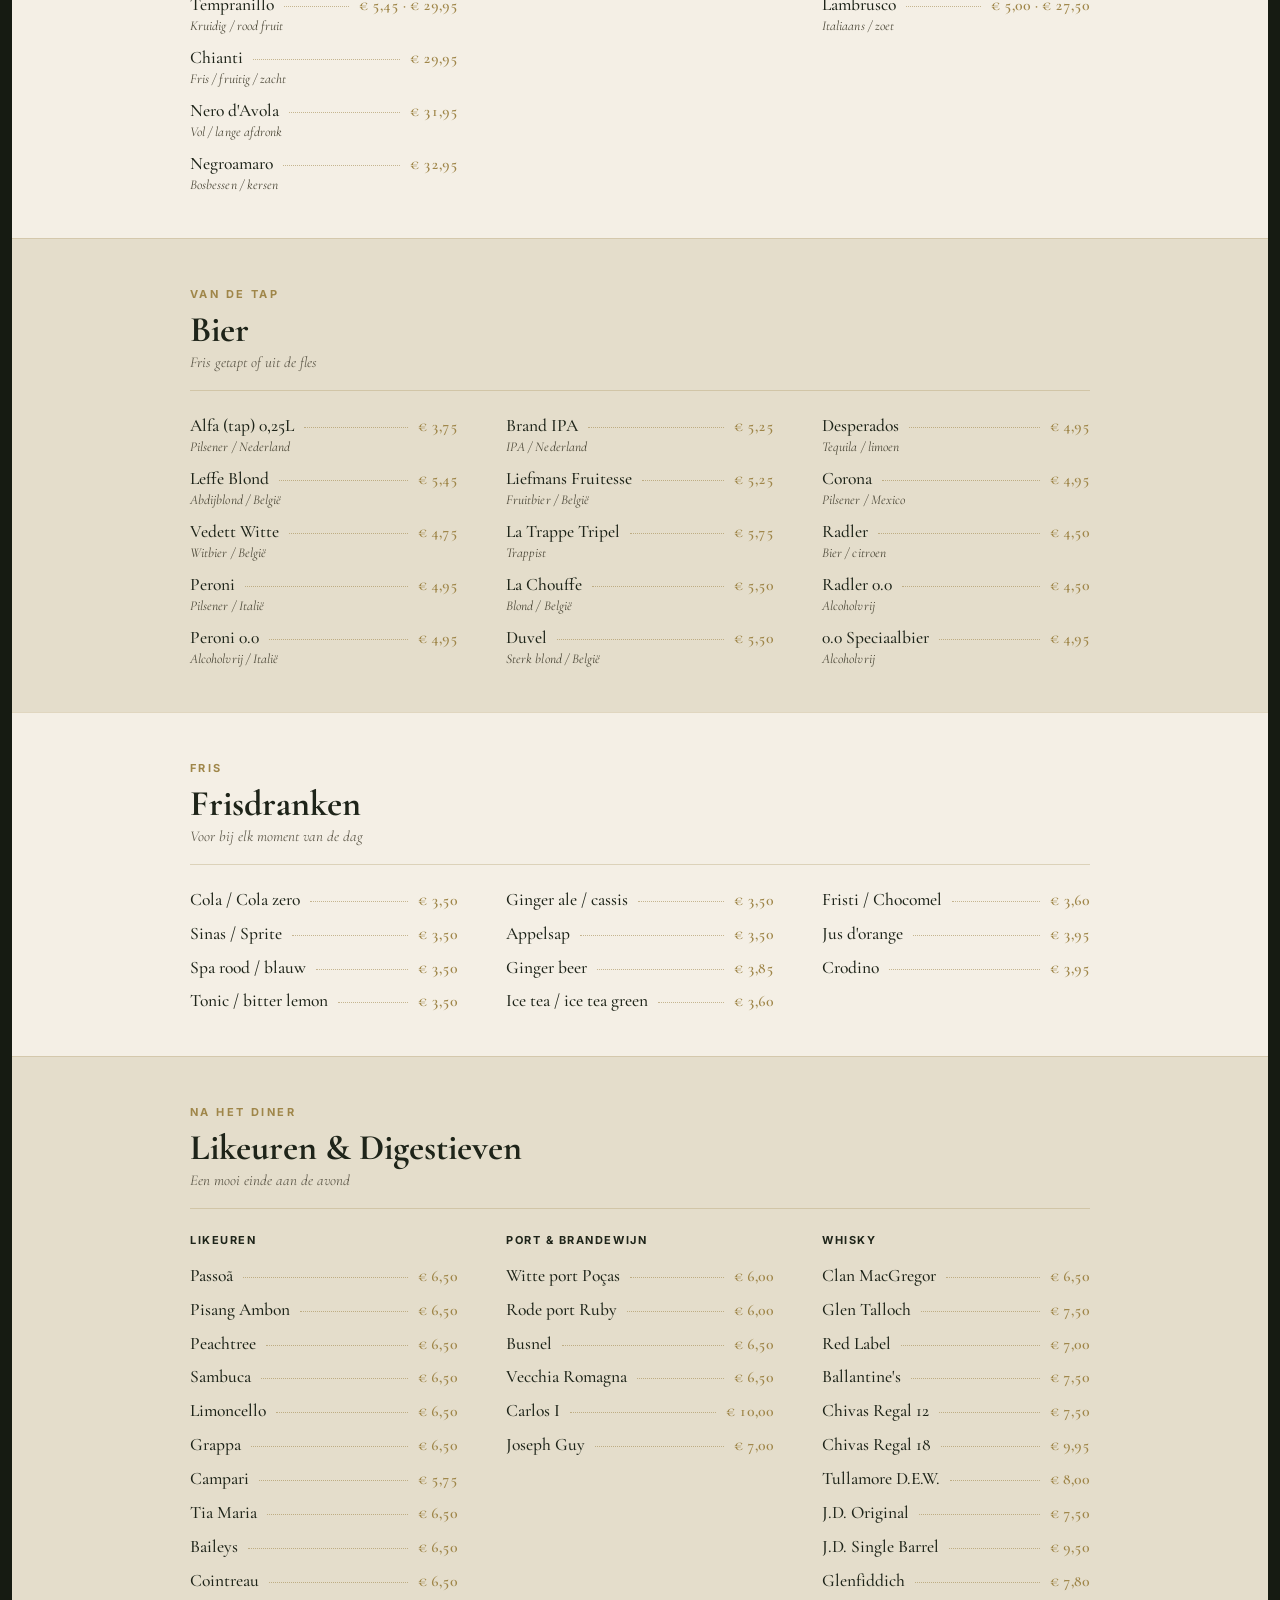
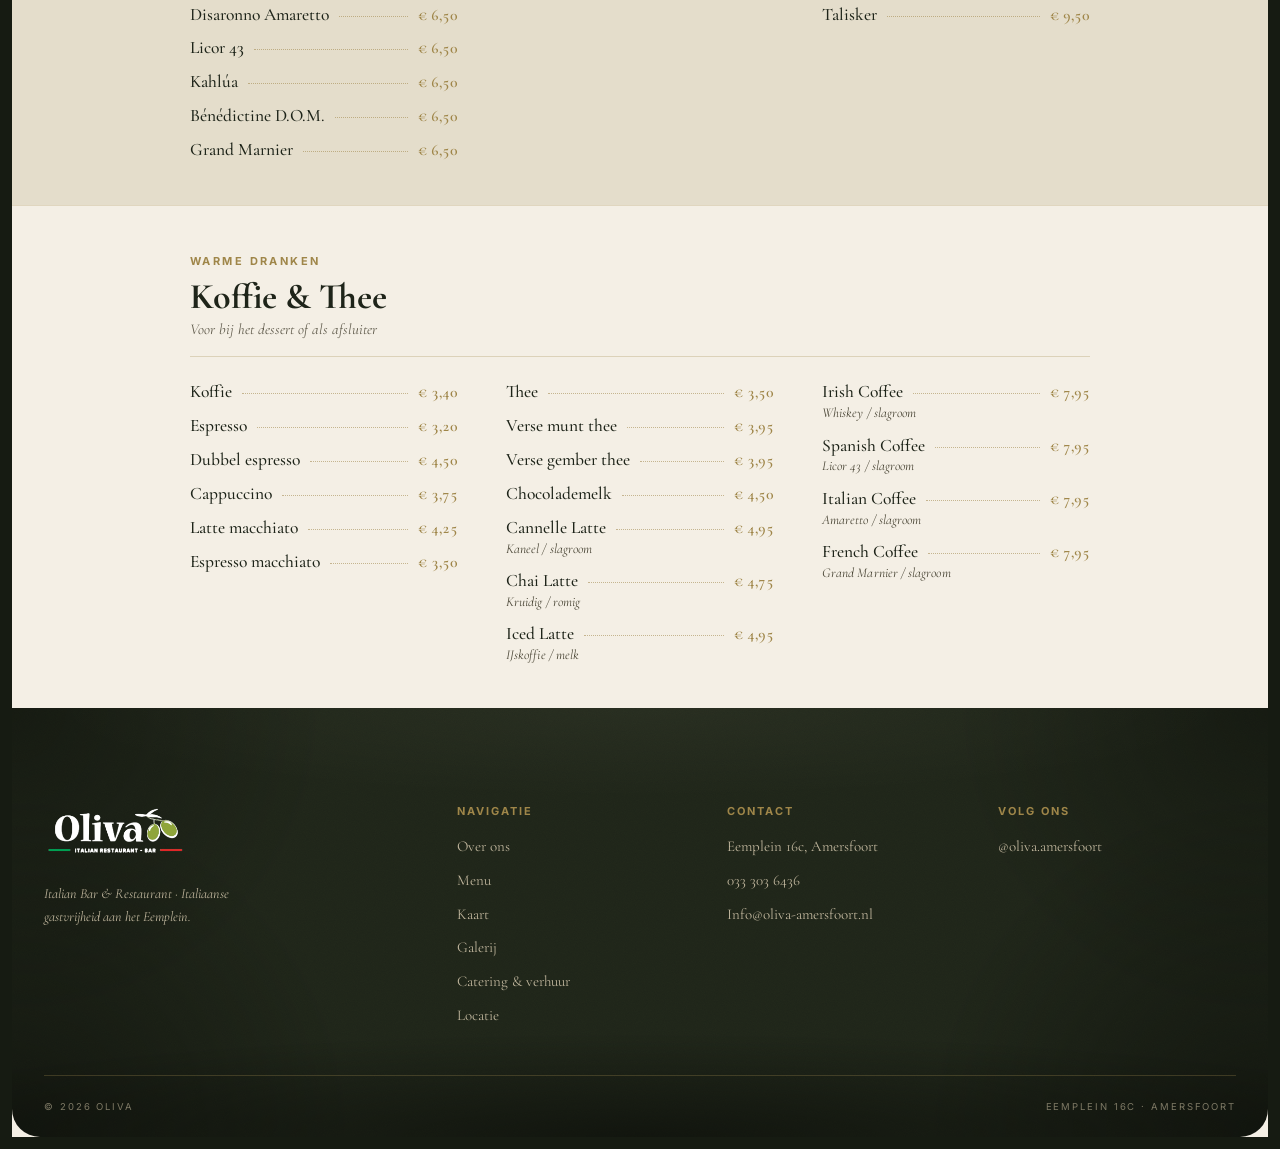
<file: kaart.html>
<!DOCTYPE html>
<html lang="nl">
<head>
<meta charset="UTF-8">
<meta name="viewport" content="width=device-width, initial-scale=1.0">
<title>Kaart · Oliva · Amersfoort</title>
<meta name="description" content="De volledige kaart van Oliva: steenovenpizza's, huisgemaakte pasta, antipasti, cocktails en Italiaanse wijnen aan het Eemplein in Amersfoort.">
<link rel="stylesheet" href="brand_assets/oliva/colors_and_type.css?v=1783181041">
<link rel="stylesheet" href="brand_assets/oliva/textures.css?v=1783181041">
<link rel="stylesheet" href="assets/css/site.css?v=1789322304">
<link rel="stylesheet" href="assets/css/kaart.css?v=1789322304">
</head>
<body class="oliva oliva-page-cream kaart-page">

<a class="skip-link" href="#main">Ga naar inhoud</a>

<header class="nav" id="nav">
  <div class="nav__inner">
    <nav class="nav__links" aria-label="Hoofdmenu">
      <div class="nav__group">
        <a href="index.html#over-ons">Over ons</a>
        <a href="index.html#menukaart">Menu</a>
        <a href="index.html#galerij">Galerij</a>
        <a href="kaart.html" aria-current="page">Kaart</a>
        <a href="index.html#locatie">Locatie</a>
      </div>
      <div class="nav__group nav__group--right">
        <div class="nav__social">
          <a href="https://www.instagram.com/oliva.amersfoort/" target="_blank" rel="noopener" aria-label="Oliva op Instagram" class="nav__social-link">
            <svg viewBox="0 0 24 24" width="18" height="18" fill="none" stroke="currentColor" stroke-width="1.6"><rect x="3" y="3" width="18" height="18" rx="5"/><circle cx="12" cy="12" r="4"/><circle cx="17.2" cy="6.8" r="1"/></svg>
          </a>
          <a href="https://www.facebook.com/p/Restaurant-Oliva-cucina-italiana-bar-100063534971122/?locale=nl_NL" target="_blank" rel="noopener" aria-label="Oliva op Facebook" class="nav__social-link">
            <svg viewBox="0 0 24 24" width="18" height="18" fill="none" stroke="currentColor" stroke-width="1.6"><path d="M15 3h-2a4 4 0 0 0-4 4v3H7v4h2v7h4v-7h3l1-4h-4V7a1 1 0 0 1 1-1h3z"/></svg>
          </a>
        </div>
        <a href="index.html#reserveren" class="btn btn--primary nav__cta" data-open-reservation>Reserveer</a>
      </div>
    </nav>
    <a class="nav__brand" href="index.html" aria-label="Oliva home">
      <img src="brand_assets/oliva/logo/oliva-lockup-transparent-white.png" alt="Oliva" class="nav__logo nav__logo--light">
      <img src="brand_assets/oliva/logo/oliva-lockup-transparent-dark.png" alt="Oliva" class="nav__logo nav__logo--dark">
      <span class="nav__brand-sub">Italian Bar <em class="amp">&amp;</em> Restaurant</span>
    </a>
    <button class="nav__toggle" id="navToggle" aria-label="Menu openen" aria-expanded="false">
      <span></span><span></span><span></span>
    </button>
  </div>
</header>

<nav class="kaart-nav" id="kaartNav" aria-label="Kaart categorieën">
  <div class="kaart-nav__inner">
    <a href="#menus">Menu's</a>
    <a href="#borrelhapjes">Borrel</a>
    <a href="#antipasti">Antipasti</a>
    <a href="#soep">Soep</a>
    <a href="#salades">Salades</a>
    <a href="#lunch">Lunch</a>
    <a href="#pizza">Pizza</a>
    <a href="#pasta">Pasta</a>
    <a href="#hoofdgerechten">Hoofdgerechten</a>
    <a href="#kinderen">Kinderen</a>
    <a href="#dolci">Dolci</a>
    <a href="#cocktails">Cocktails</a>
    <a href="#gintonic">Gin &amp; Mocktails</a>
    <a href="#wijnen">Wijnen</a>
    <a href="#bier">Bier</a>
    <a href="#frisdranken">Fris</a>
    <a href="#digestieven">Digestieven</a>
    <a href="#koffie">Koffie</a>
  </div>
</nav>

<main id="main">

  <section class="kaart-intro">
    <div class="kaart-intro__grid">
      <div class="kaart-intro__text">
        <p class="t-section">Onze kaart</p>
        <h1 class="kaart-intro__title">Kaart</h1>
        <div class="kaart-hairline"></div>
        <p class="kaart-intro__body">Oliva is geopend voor lunch, borrel en diner. Aan het Eemplein komen steenovenpizza's, huisgemaakte pasta en een zorgvuldig samengestelde Italiaanse wijnkaart samen, bereid met verse ingrediënten en een menu dat meebeweegt met het seizoen.</p>
        <p class="kaart-intro__body">U schuift aan voor een snelle spritz aan de bar, een lange avond met vrienden, of een uitgebreid diner op het terras. Bij Oliva staat de eenvoud van eerlijke Italiaanse keuken centraal, geserveerd met oprechte gastvrijheid.</p>
        <p class="kaart-intro__signoff">Buon appetito.</p>
      </div>
      <div class="kaart-intro__photo" style="background-image:url('brand_assets/oliva/photos/pizza.jpg')" role="img" aria-label="Steenovenpizza bij Oliva"></div>
    </div>
  </section>

  <section class="kaart-section kaart-section--menus" id="menus">
    <div class="kaart-section__inner">
      <p class="kaart-section__eyebrow">Onze menu's</p>
      <h2 class="kaart-section__title">Speciale Menu's</h2>
      <p class="kaart-section__tagline">Voor wie de avond volledig uit handen geeft</p>
      <div class="kaart-section__hairline"></div>
      <div class="menu-cards">
        <article class="menu-card">
          <p class="menu-card__eyebrow">Vanaf 2 personen</p>
          <h3 class="menu-card__title">Shared Dining</h3>
          <p class="menu-card__sub">Drie gangen, samen aan tafel</p>
          <p class="menu-card__price">€ 38,50 p.p.</p>
          <div class="menu-card__hairline"></div>
          <div class="menu-card__course">
            <p class="menu-card__course-label">Eerste gang</p>
            <p class="menu-card__item">Diverse koude antipasti</p>
            <p class="menu-card__desc">Carpaccio / diverse kazen / pittige salami / parmaham / olijven</p>
          </div>
          <div class="menu-card__course">
            <p class="menu-card__course-label">Tweede gang</p>
            <p class="menu-card__item">Diverse warme antipasti</p>
            <p class="menu-card__desc">Gamberi con aglio / ossenhaaspuntjes van de grill / rucola / pittige kip / patatas / verse groenten / aioli</p>
          </div>
          <div class="menu-card__course">
            <p class="menu-card__course-label">Dessert</p>
            <p class="menu-card__item">Verrassingsdesserts van de chef</p>
            <p class="menu-card__desc">Een zoete afsluiting, gekozen door onze keuken</p>
          </div>
        </article>
        <article class="menu-card menu-card--film">
          <p class="menu-card__eyebrow">In samenwerking met Pathé</p>
          <h3 class="menu-card__title">Film <em class="amp">&amp;</em> Diner</h3>
          <p class="menu-card__sub">Tweegangen keuzemenu, inclusief filmkaartje</p>
          <p class="menu-card__price">€ 37,50 p.p.</p>
          <div class="menu-card__hairline"></div>
          <div class="menu-card__course">
            <p class="menu-card__course-label">Voorgerecht, keuze uit</p>
            <p class="menu-card__item">Carpaccio Classico</p>
            <p class="menu-card__desc">Rundvlees / rucola / truffelmayonaise / parmezaan / pittenmix</p>
            <p class="menu-card__item">Insalata Vegetariana <span class="menu-card__size">klein</span></p>
            <p class="menu-card__desc">Vers gegrilde groenten / tomaatjes / parmezaan / pittenmix</p>
          </div>
          <div class="menu-card__course">
            <p class="menu-card__course-label">Hoofdgerecht, keuze uit</p>
            <p class="menu-card__item">Lasagne della Nonna</p>
            <p class="menu-card__desc">Klassiek / huisgemaakt / rundergehaktsaus</p>
            <p class="menu-card__item">Penne con Formaggio</p>
            <p class="menu-card__desc">Vier kazen / room / vers gemalen pepers</p>
            <p class="menu-card__item">Insalata della Casa <span class="menu-card__size">maaltijd</span></p>
            <p class="menu-card__desc">Kippendijen / parmezaan / verse groenten / balsamico</p>
            <p class="menu-card__item">Pizza Tonno</p>
            <p class="menu-card__desc">Tomatensaus / mozzarella / tonijn / kappertjes / olijven / uien</p>
          </div>
          <p class="menu-card__note">Vanaf 2 personen · uitsluitend geldig bij vooraf reserveren o.v.v. film &amp; diner</p>
        </article>
      </div>
    </div>
  </section>

  <section class="kaart-section" id="borrelhapjes">
    <div class="kaart-section__inner">
      <p class="kaart-section__eyebrow">Om te beginnen</p>
      <h2 class="kaart-section__title">Borrelhapjes</h2>
      <p class="kaart-section__tagline">Klein beginnen, samen delen</p>
      <div class="kaart-section__hairline"></div>
      <div class="kaart-list">
        <div class="drink-row"><div class="drink-row__main"><span class="t-item">Bitterballen</span><span class="t-price">€ 7,75</span></div><p class="t-desc">Met mosterd</p></div>
        <div class="drink-row"><div class="drink-row__main"><span class="t-item">Nachos</span><span class="t-price">€ 9,50</span></div><p class="t-desc">Salsa / kaas / guacamole</p></div>
        <div class="drink-row"><div class="drink-row__main"><span class="t-item">Krokante gamba's (4)</span><span class="t-price">€ 9,70</span></div><p class="t-desc">Knapperig gebakken / aioli</p></div>
        <div class="drink-row"><div class="drink-row__main"><span class="t-item">Olijven</span><span class="t-price">€ 5,50</span></div><p class="t-desc">Italiaans / gemarineerd</p></div>
        <div class="drink-row"><div class="drink-row__main"><span class="t-item">Broodje</span><span class="t-price">€ 5,75</span></div><p class="t-desc">Kruidenboter / aioli</p></div>
        <div class="drink-row"><div class="drink-row__main"><span class="t-item">Gemarineerde Parmezaan</span><span class="t-price">€ 5,75</span></div><p class="t-desc">Huisgemaakte tapenade</p></div>
        <div class="drink-row"><div class="drink-row__main"><span class="t-item">Calamaris (6)</span><span class="t-price">€ 8,75</span></div><p class="t-desc">Met aioli</p></div>
        <div class="drink-row"><div class="drink-row__main"><span class="t-item">Luxe borrelplank</span><span class="t-price">€ 23,50</span></div><p class="t-desc">Vleeswaren / kazen / broodjes / olijven / bitterballen / calamaris / aioli</p></div>
      </div>
    </div>
  </section>

  <section class="kaart-section" id="antipasti">
    <div class="kaart-section__inner">
      <p class="kaart-section__eyebrow">Antipasti</p>
      <h2 class="kaart-section__title">Antipasti &amp; Gedeeld</h2>
      <p class="kaart-section__tagline">Voor een rijk begin, samen aan tafel</p>
      <div class="kaart-section__hairline"></div>
      <div class="kaart-list">
        <div class="drink-row"><div class="drink-row__main"><span class="t-item">Focaccia</span><span class="t-price">€ 7,75</span></div><p class="t-desc">Olijven / kruidenboter / tapenade</p></div>
        <div class="drink-row"><div class="drink-row__main"><span class="t-item">Pane e burro</span><span class="t-price">€ 5,75</span></div><p class="t-desc">Huisgemaakt brood / aioli</p></div>
        <div class="drink-row"><div class="drink-row__main"><span class="t-item">Bruschetta classica</span><span class="t-price">€ 9,90</span></div><p class="t-desc">Tomaat / olijfolie / rucola</p></div>
        <div class="drink-row"><div class="drink-row__main"><span class="t-item">Bruschetta mista</span><span class="t-price">€ 12,50</span></div><p class="t-desc">Vier toppings</p></div>
        <div class="drink-row"><div class="drink-row__main"><span class="t-item">Carpaccio</span><span class="t-price">€ 12,90</span></div><p class="t-desc">Rucola / parmezaan / truffelmayonaise</p></div>
        <div class="drink-row"><div class="drink-row__main"><span class="t-item">Crostini caprino</span><span class="t-price">€ 9,90</span></div><p class="t-desc">Geitenkaas / walnoten / honing</p></div>
        <div class="drink-row"><div class="drink-row__main"><span class="t-item">Caprese</span><span class="t-price">€ 9,50</span></div><p class="t-desc">Mozzarella / tomaat / pesto</p></div>
        <div class="drink-row"><div class="drink-row__main"><span class="t-item">Parma e carciofi</span><span class="t-price">€ 12,50</span></div><p class="t-desc">Parmaham / artisjok / balsamico</p></div>
        <div class="drink-row"><div class="drink-row__main"><span class="t-item">Melanzana alla parmigiana</span><span class="t-price">€ 10,90</span></div><p class="t-desc">Aubergine / mozzarella / tomatensaus</p></div>
        <div class="drink-row"><div class="drink-row__main"><span class="t-item">Funghi trifolati</span><span class="t-price">€ 9,90</span></div><p class="t-desc">Paddenstoelen / knoflook / witte wijn</p></div>
        <div class="drink-row"><div class="drink-row__main"><span class="t-item">Verdura e burrata</span><span class="t-price">€ 10,90</span></div><p class="t-desc">Groenten / burrata / pesto</p></div>
        <div class="drink-row"><div class="drink-row__main"><span class="t-item">Calamari fritti</span><span class="t-price">€ 9,90</span></div><p class="t-desc">Krokant / aioli</p></div>
        <div class="drink-row"><div class="drink-row__main"><span class="t-item">Cozze</span><span class="t-price">€ 9,90</span></div><p class="t-desc">Mosselen / knoflook / kruidenboter</p></div>
        <div class="drink-row"><div class="drink-row__main"><span class="t-item">Gamberi aglio e olio</span><span class="t-price">€ 10,90</span></div><p class="t-desc">Garnalen / knoflook / olijfolie</p></div>
        <div class="drink-row"><div class="drink-row__main"><span class="t-item">Gamberi croccanti</span><span class="t-price">€ 9,90</span></div><p class="t-desc">Krokant / chilimayonaise</p></div>
        <div class="drink-row"><div class="drink-row__main"><span class="t-item">Pollo picante</span><span class="t-price">€ 9,90</span></div><p class="t-desc">Kip / tomatensaus / pepers</p></div>
        <div class="drink-row"><div class="drink-row__main"><span class="t-item">Antipasti alla Oliva</span><span class="t-price">€ 12,90 p.p.</span></div><p class="t-desc">Koude delicatessen / brood / aioli (vanaf 2 personen)</p></div>
      </div>
    </div>
  </section>

  <section class="kaart-section" id="soep">
    <div class="kaart-section__inner">
      <p class="kaart-section__eyebrow">Zuppe</p>
      <h2 class="kaart-section__title">Soep</h2>
      <p class="kaart-section__tagline">Warm begin, huisgemaakt</p>
      <div class="kaart-section__hairline"></div>
      <div class="kaart-list">
        <div class="drink-row"><div class="drink-row__main"><span class="t-item">Zuppa di pomodoro</span><span class="t-price">€ 9,00</span></div><p class="t-desc">Tomatensoep / pesto / room</p></div>
        <div class="drink-row"><div class="drink-row__main"><span class="t-item">Zuppa di pesce</span><span class="t-price">€ 9,90</span></div><p class="t-desc">Rijk gevulde vissoep</p></div>
      </div>
    </div>
  </section>

  <section class="kaart-section" id="salades">
    <div class="kaart-section__inner">
      <p class="kaart-section__eyebrow">Insalata</p>
      <h2 class="kaart-section__title">Salades</h2>
      <p class="kaart-section__tagline">Fris en verzadigend</p>
      <div class="kaart-section__hairline"></div>
      <p class="kaart-section__note">Prijzen klein · maaltijd</p>
      <div class="kaart-list">
        <div class="drink-row"><div class="drink-row__main"><span class="t-item">Insalata Caprino</span><span class="t-price">€ 13,50 · € 16,90</span></div><p class="t-desc">Geitenkaas / gebakken champignons / balsamico</p></div>
        <div class="drink-row"><div class="drink-row__main"><span class="t-item">Insalata della Casa</span><span class="t-price">€ 13,90 · € 17,90</span></div><p class="t-desc">Kippendijen / courgette / aubergine / tomaat / parmezaan / balsamico</p></div>
        <div class="drink-row"><div class="drink-row__main"><span class="t-item">Insalata Vegetariana</span><span class="t-price">€ 12,95 · € 16,95</span></div><p class="t-desc">Vers gegrilde groenten / tomaat / parmezaan / pittenmix</p></div>
        <div class="drink-row"><div class="drink-row__main"><span class="t-item">Insalata Burrata</span><span class="t-price">€ 16,95</span></div><p class="t-desc">Burrata / gegrilde aubergine / rucola / cherrytomaat / broodjes</p></div>
      </div>
    </div>
  </section>

  <section class="kaart-section" id="lunch">
    <div class="kaart-section__inner">
      <p class="kaart-section__eyebrow">Tot 16:30 uur</p>
      <h2 class="kaart-section__title">Lunch &amp; Broodjes</h2>
      <p class="kaart-section__tagline">Ciabatta, tosti's en meer</p>
      <div class="kaart-section__hairline"></div>
      <p class="kaart-list__group-title">Ciabatta</p>
      <div class="kaart-list">
        <div class="drink-row"><div class="drink-row__main"><span class="t-item">Ciabatta di Parma</span><span class="t-price">€ 12,50</span></div><p class="t-desc">Parmaham / gemarineerde tomaat / parmezaan / balsamico</p></div>
        <div class="drink-row"><div class="drink-row__main"><span class="t-item">Ciabatta Carpaccio</span><span class="t-price">€ 13,95</span></div><p class="t-desc">Ossenhaas / truffelmayonaise / pittenmix / rucola / balsamico</p></div>
        <div class="drink-row"><div class="drink-row__main"><span class="t-item">Ciabatta Oliva</span><span class="t-price">€ 12,50</span></div><p class="t-desc">Kaas / pittige salami / courgette / aubergine / balsamico</p></div>
        <div class="drink-row"><div class="drink-row__main"><span class="t-item">Ciabatta Caprese</span><span class="t-price">€ 12,50</span></div><p class="t-desc">Mozzarella / tomaat / rucola / verse pesto</p></div>
        <div class="drink-row"><div class="drink-row__main"><span class="t-item">Ciabatta Napoli</span><span class="t-price">€ 13,50</span></div><p class="t-desc">Parmaham / mozzarella / tomaat / verse pesto</p></div>
        <div class="drink-row"><div class="drink-row__main"><span class="t-item">Ciabatta Caprino</span><span class="t-price">€ 12,50</span></div><p class="t-desc">Gesmolten geitenkaas / rucola / notenpesto</p></div>
        <div class="drink-row"><div class="drink-row__main"><span class="t-item">Ciabatta Salmone affumicato</span><span class="t-price">€ 13,95</span></div><p class="t-desc">Gerookte zalm / rucola / pittenmix / citroendressing</p></div>
        <div class="drink-row"><div class="drink-row__main"><span class="t-item">Ciabatta Tonno</span><span class="t-price">€ 12,50</span></div><p class="t-desc">Huisgemaakte tonijnsalade / rucola</p></div>
      </div>
      <p class="kaart-list__group-title kaart-list__group-title--spaced">Tosti &amp; meer</p>
      <div class="kaart-list">
        <div class="drink-row"><div class="drink-row__main"><span class="t-item">Ciabatta-tosti Hawaï</span><span class="t-price">€ 11,00</span></div><p class="t-desc">Jonge kaas / ham / ananas</p></div>
        <div class="drink-row"><div class="drink-row__main"><span class="t-item">Ciabatta-tosti Gorgonzola</span><span class="t-price">€ 12,50</span></div><p class="t-desc">Gorgonzola / artisjok / parmaham / rucola</p></div>
        <div class="drink-row"><div class="drink-row__main"><span class="t-item">Ciabatta-tosti Italiano</span><span class="t-price">€ 11,50</span></div><p class="t-desc">Rode pesto / mozzarella / parmaham / rucola</p></div>
        <div class="drink-row"><div class="drink-row__main"><span class="t-item">Kinder tosti</span><span class="t-price">€ 6,50</span></div><p class="t-desc">Kaas of ham-kaas</p></div>
        <div class="drink-row"><div class="drink-row__main"><span class="t-item">Italiaanse bol Pollo</span><span class="t-price">€ 13,50</span></div><p class="t-desc">Warme kip / champignons / paprika / chilisaus</p></div>
        <div class="drink-row"><div class="drink-row__main"><span class="t-item">Club sandwich</span><span class="t-price">€ 13,90</span></div><p class="t-desc">Ei / spek / kip / sla / rucola / tomaat / aioli</p></div>
        <div class="drink-row"><div class="drink-row__main"><span class="t-item">Hamburger Italiano</span><span class="t-price">€ 19,50</span></div><p class="t-desc">Huisgemaakte runderhamburger / salsa / sla / aioli / friet</p></div>
      </div>
    </div>
  </section>

  <section class="kaart-section" id="pizza">
    <div class="kaart-section__inner">
      <p class="kaart-section__eyebrow">Forno</p>
      <h2 class="kaart-section__title">Steenoven Pizza's</h2>
      <p class="kaart-section__tagline">Vers gebakken in de steenoven</p>
      <div class="kaart-section__hairline"></div>
      <p class="kaart-section__note">Ook glutenvrij mogelijk, + € 2,00</p>
      <p class="kaart-list__group-title">Klassiek</p>
      <div class="kaart-list">
        <div class="drink-row"><div class="drink-row__main"><span class="t-item">Margherita</span><span class="t-price">€ 12,50</span></div><p class="t-desc">Tomatensaus / mozzarella</p></div>
        <div class="drink-row"><div class="drink-row__main"><span class="t-item">Originale</span><span class="t-price">€ 17,00</span></div><p class="t-desc">Tomaat / basilicum / pesto</p></div>
        <div class="drink-row"><div class="drink-row__main"><span class="t-item">Hawaï</span><span class="t-price">€ 17,00</span></div><p class="t-desc">Ham / ananas</p></div>
        <div class="drink-row"><div class="drink-row__main"><span class="t-item">Quattro Stagioni</span><span class="t-price">€ 17,95</span></div><p class="t-desc">Paprika / champignon / ham / salami</p></div>
        <div class="drink-row"><div class="drink-row__main"><span class="t-item">Quattro Formaggi</span><span class="t-price">€ 17,95</span></div><p class="t-desc">Gorgonzola / jonge kaas / parmezaan</p></div>
        <div class="drink-row"><div class="drink-row__main"><span class="t-item">Pollo</span><span class="t-price">€ 18,50</span></div><p class="t-desc">Kip / champignon / ui</p></div>
        <div class="drink-row"><div class="drink-row__main"><span class="t-item">Diavola</span><span class="t-price">€ 17,75</span></div><p class="t-desc">Pittige salami / peperolie</p></div>
        <div class="drink-row"><div class="drink-row__main"><span class="t-item">Capricciosa</span><span class="t-price">€ 17,75</span></div><p class="t-desc">Artisjok / champignon / ham</p></div>
        <div class="drink-row"><div class="drink-row__main"><span class="t-item">Napolitana</span><span class="t-price">€ 17,75</span></div><p class="t-desc">Kappertjes / ansjovis / olijven</p></div>
        <div class="drink-row"><div class="drink-row__main"><span class="t-item">Tonno</span><span class="t-price">€ 18,50</span></div><p class="t-desc">Tonijn / kappertjes / olijven</p></div>
      </div>
      <p class="kaart-list__group-title kaart-list__group-title--spaced">Speciale</p>
      <div class="kaart-list">
        <div class="drink-row"><div class="drink-row__main"><span class="t-item">Carpaccio</span><span class="t-price">€ 19,00</span></div><p class="t-desc">Carpaccio / parmezaan / rucola</p></div>
        <div class="drink-row"><div class="drink-row__main"><span class="t-item">Italiana</span><span class="t-price">€ 19,00</span></div><p class="t-desc">Parmaham / parmezaan / rucola</p></div>
        <div class="drink-row"><div class="drink-row__main"><span class="t-item">Porcini</span><span class="t-price">€ 19,75</span></div><p class="t-desc">Truffel / bospaddenstoelen / parmaham</p></div>
        <div class="drink-row"><div class="drink-row__main"><span class="t-item">Vegetariana</span><span class="t-price">€ 17,75</span></div><p class="t-desc">Verse groenten van de dag</p></div>
        <div class="drink-row"><div class="drink-row__main"><span class="t-item">Gorgonzola bianca e pere</span><span class="t-price">€ 17,75</span></div><p class="t-desc">Gorgonzola / peer / honing</p></div>
        <div class="drink-row"><div class="drink-row__main"><span class="t-item">Burrata e pesto</span><span class="t-price">€ 18,95</span></div><p class="t-desc">Burrata / pesto / basilicum</p></div>
        <div class="drink-row"><div class="drink-row__main"><span class="t-item">Salmone affumicato</span><span class="t-price">€ 19,75</span></div><p class="t-desc">Gerookte zalm / courgette / rucola</p></div>
        <div class="drink-row"><div class="drink-row__main"><span class="t-item">Pescatore</span><span class="t-price">€ 19,75</span></div><p class="t-desc">Garnalen / zalm / zeevruchten</p></div>
      </div>
    </div>
  </section>

  <section class="kaart-section" id="pasta">
    <div class="kaart-section__inner">
      <p class="kaart-section__eyebrow">Fatta in casa</p>
      <h2 class="kaart-section__title">Pasta</h2>
      <p class="kaart-section__tagline">Huisgemaakt, zoals het hoort</p>
      <div class="kaart-section__hairline"></div>
      <p class="kaart-section__note">Ook glutenvrij mogelijk, + € 2,00</p>
      <div class="kaart-list">
        <div class="drink-row"><div class="drink-row__main"><span class="t-item">Spaghetti Bolognese</span><span class="t-price">€ 18,95</span></div><p class="t-desc">Rundergehaktsaus / parmezaan</p></div>
        <div class="drink-row"><div class="drink-row__main"><span class="t-item">Spaghetti Carbonara</span><span class="t-price">€ 18,50</span></div><p class="t-desc">Spek / roomsaus / eigeel</p></div>
        <div class="drink-row"><div class="drink-row__main"><span class="t-item">Spaghetti Parma</span><span class="t-price">€ 19,50</span></div><p class="t-desc">Parmaham / rode pesto / rucola</p></div>
        <div class="drink-row"><div class="drink-row__main"><span class="t-item">Tagliatelle con pollo</span><span class="t-price">€ 19,50</span></div><p class="t-desc">Kip / courgette / tomaten-room</p></div>
        <div class="drink-row"><div class="drink-row__main"><span class="t-item">Penne con formaggio</span><span class="t-price">€ 18,50</span></div><p class="t-desc">Vier kazen / room</p></div>
        <div class="drink-row"><div class="drink-row__main"><span class="t-item">Spaghetti burrata</span><span class="t-price">€ 19,95</span></div><p class="t-desc">Burrata / pesto / cherrytomaat</p></div>
        <div class="drink-row"><div class="drink-row__main"><span class="t-item">Penne alla Siciliana</span><span class="t-price">€ 18,95</span></div><p class="t-desc">Groenten / olijven / kappertjes</p></div>
        <div class="drink-row"><div class="drink-row__main"><span class="t-item">Penne puttanesca e tonno</span><span class="t-price">€ 18,50</span></div><p class="t-desc">Tonijn / ansjovis / olijven</p></div>
        <div class="drink-row"><div class="drink-row__main"><span class="t-item">Tagliatelle con gamberi</span><span class="t-price">€ 19,95</span></div><p class="t-desc">Garnalen / tomaten-room</p></div>
        <div class="drink-row"><div class="drink-row__main"><span class="t-item">Tagliatelle alla salmone</span><span class="t-price">€ 19,50</span></div><p class="t-desc">Zalm / spinazie / crèmesaus</p></div>
        <div class="drink-row"><div class="drink-row__main"><span class="t-item">Spaghetti Nero Pescatore</span><span class="t-price">€ 19,95</span></div><p class="t-desc">Zwarte pasta / garnalen / zalm</p></div>
        <div class="drink-row"><div class="drink-row__main"><span class="t-item">Lasagne della Nonna</span><span class="t-price">€ 18,95</span></div><p class="t-desc">Huisgemaakt / rundergehaktsaus</p></div>
      </div>
    </div>
  </section>

  <section class="kaart-section" id="hoofdgerechten">
    <div class="kaart-section__inner">
      <p class="kaart-section__eyebrow">Secondi piatti</p>
      <h2 class="kaart-section__title">Hoofdgerechten</h2>
      <p class="kaart-section__tagline">Van de houtskool-bbq, met verse groenten en friet</p>
      <div class="kaart-section__hairline"></div>
      <div class="kaart-list">
        <div class="drink-row"><div class="drink-row__main"><span class="t-item">Pollo alla Fiorentina</span><span class="t-price">€ 24,50</span></div><p class="t-desc">Kippendijen / romige spinaziesaus</p></div>
        <div class="drink-row"><div class="drink-row__main"><span class="t-item">Pollo al Pepe</span><span class="t-price">€ 24,50</span></div><p class="t-desc">Kippendijen / romige groene pepersaus</p></div>
        <div class="drink-row"><div class="drink-row__main"><span class="t-item">Tagliata di Manzo</span><span class="t-price">€ 27,90</span></div><p class="t-desc">Ossenhaaspuntjes / rucola / parmezaan / balsamico</p></div>
        <div class="drink-row"><div class="drink-row__main"><span class="t-item">Filetto al Gorgonzola e Noci</span><span class="t-price">€ 29,95</span></div><p class="t-desc">Ossenhaas tournedos / romige gorgonzolasaus / parmaham / walnoten</p></div>
        <div class="drink-row"><div class="drink-row__main"><span class="t-item">Bistecca al Tartufo e Porcini</span><span class="t-price">€ 29,95</span></div><p class="t-desc">Ossenhaas / bospaddenstoelen / romige truffelsaus</p></div>
        <div class="drink-row"><div class="drink-row__main"><span class="t-item">Hamburger Italiano</span><span class="t-price">€ 19,75</span></div><p class="t-desc">Runderhamburger / sla / salsa / aioli / friet</p></div>
        <div class="drink-row"><div class="drink-row__main"><span class="t-item">Caponata e Burrata</span><span class="t-price">€ 19,95</span></div><p class="t-desc">Aubergine / burrata / kappertjes / olijven / paprika</p></div>
        <div class="drink-row"><div class="drink-row__main"><span class="t-item">Risotto con Porcini e Tartufo</span><span class="t-price">€ 19,95</span></div><p class="t-desc">Bospaddenstoelen / truffelcrème / parmezaan</p></div>
        <div class="drink-row"><div class="drink-row__main"><span class="t-item">Risotto con Verdure</span><span class="t-price">€ 19,75</span></div><p class="t-desc">Verse groenten / parmezaan</p></div>
        <div class="drink-row"><div class="drink-row__main"><span class="t-item">Salmone al Forno</span><span class="t-price">€ 27,50</span></div><p class="t-desc">Zalmfilet uit de oven / pesto / pittenmix</p></div>
        <div class="drink-row"><div class="drink-row__main"><span class="t-item">Branzino</span><span class="t-price">€ 27,50</span></div><p class="t-desc">Baarsfilet uit de oven / op Siciliaanse wijze</p></div>
      </div>
    </div>
  </section>

  <section class="kaart-section" id="kinderen">
    <div class="kaart-section__inner">
      <p class="kaart-section__eyebrow">Bambini</p>
      <h2 class="kaart-section__title">Voor de kleintjes</h2>
      <p class="kaart-section__tagline">Tot 12 jaar</p>
      <div class="kaart-section__hairline"></div>
      <div class="kaart-list">
        <div class="drink-row"><div class="drink-row__main"><span class="t-item">Piccolo Spaghetti</span><span class="t-price">€ 9,50</span></div><p class="t-desc">Tomatensaus / parmezaan</p></div>
        <div class="drink-row"><div class="drink-row__main"><span class="t-item">Piccola Margherita</span><span class="t-price">€ 9,50</span></div><p class="t-desc">Mozzarella / tomatensaus</p></div>
        <div class="drink-row"><div class="drink-row__main"><span class="t-item">Pollo e Patate</span><span class="t-price">€ 9,90</span></div><p class="t-desc">Krokante kip / friet / mayonaise</p></div>
        <div class="drink-row"><div class="drink-row__main"><span class="t-item">Gelato Bambino</span><span class="t-price">€ 4,95</span></div><p class="t-desc">Vanille-ijs / aardbeiensaus / slagroom</p></div>
      </div>
      <p class="kaart-allergy-note">Extra ham, salami of ananas + € 1,50</p>
    </div>
  </section>

  <section class="kaart-section" id="dolci">
    <div class="kaart-section__inner">
      <p class="kaart-section__eyebrow">Zoet</p>
      <h2 class="kaart-section__title">Dolci</h2>
      <p class="kaart-section__tagline">Zoete afsluiting, huisgemaakt</p>
      <div class="kaart-section__hairline"></div>
      <div class="kaart-list">
        <div class="drink-row"><div class="drink-row__main"><span class="t-item">Appeltaart</span><span class="t-price">€ 5,50</span></div><p class="t-desc">Klassiek / slagroom</p></div>
        <div class="drink-row"><div class="drink-row__main"><span class="t-item">Cheesecake</span><span class="t-price">€ 7,50</span></div><p class="t-desc">Verse aardbeien / slagroom</p></div>
        <div class="drink-row"><div class="drink-row__main"><span class="t-item">Tiramisu</span><span class="t-price">€ 7,90</span></div><p class="t-desc">Italiaanse delicatesse taartje / slagroom</p></div>
        <div class="drink-row"><div class="drink-row__main"><span class="t-item">Limoncello taart</span><span class="t-price">€ 7,90</span></div><p class="t-desc">Italiaans citroentaartje / slagroom</p></div>
        <div class="drink-row"><div class="drink-row__main"><span class="t-item">Dama bianca</span><span class="t-price">€ 7,95</span></div><p class="t-desc">Vanille-ijs / chocoladesaus / slagroom</p></div>
        <div class="drink-row"><div class="drink-row__main"><span class="t-item">Gelato al limone</span><span class="t-price">€ 7,95</span></div><p class="t-desc">Citroenijs / meringue / slagroom / munt</p></div>
        <div class="drink-row"><div class="drink-row__main"><span class="t-item">Affogato al Caffè</span><span class="t-price">€ 8,50</span></div><p class="t-desc">Vanille-ijs / espresso / amaretti / slagroom</p></div>
        <div class="drink-row"><div class="drink-row__main"><span class="t-item">Scroppino</span><span class="t-price">€ 9,95</span></div><p class="t-desc">Citroenijs / vodka / prosecco</p></div>
        <div class="drink-row"><div class="drink-row__main"><span class="t-item">Affogato Martini</span><span class="t-price">€ 11,50</span></div><p class="t-desc">Kahlúa / vodka / espresso / vanille-ijs / slagroom</p></div>
        <div class="drink-row"><div class="drink-row__main"><span class="t-item">Moscato dessertwijn</span><span class="t-price">€ 6,00</span></div></div>
      </div>
      <p class="kaart-allergy-note">Heeft u een allergie of speciaal dieet? Laat het ons weten, wij helpen u graag.</p>
    </div>
  </section>

  <section class="kaart-section" id="cocktails">
    <div class="kaart-section__inner">
      <p class="kaart-section__eyebrow">Aperitivo</p>
      <h2 class="kaart-section__title">Cocktails</h2>
      <p class="kaart-section__tagline">Voor een levendige start van de avond</p>
      <div class="kaart-section__hairline"></div>
      <p class="kaart-section__note">Aperol &amp; Limoncello Spritz, 2 voor € 17,50</p>
      <div class="kaart-list">
        <div class="drink-row"><div class="drink-row__main"><span class="t-item">Aperol Spritz</span><span class="t-price">€ 9,25</span></div><p class="t-desc">Aperol / prosecco / bruiswater</p></div>
        <div class="drink-row"><div class="drink-row__main"><span class="t-item">Limoncello Spritz</span><span class="t-price">€ 9,25</span></div><p class="t-desc">Limoncello / prosecco / bruiswater</p></div>
        <div class="drink-row"><div class="drink-row__main"><span class="t-item">Espresso Martini</span><span class="t-price">€ 9,95</span></div><p class="t-desc">Vodka / espresso / koffielikeur</p></div>
        <div class="drink-row"><div class="drink-row__main"><span class="t-item">Limoncello Sangria</span><span class="t-price">€ 7,95</span></div><p class="t-desc">Prosecco / limoncello / verse jus</p></div>
        <div class="drink-row"><div class="drink-row__main"><span class="t-item">Mimosa</span><span class="t-price">€ 9,95</span></div><p class="t-desc">Prosecco / jus d'orange / cointreau</p></div>
        <div class="drink-row"><div class="drink-row__main"><span class="t-item">Scropino</span><span class="t-price">€ 9,95</span></div><p class="t-desc">Vodka / citroensorbet / prosecco</p></div>
        <div class="drink-row"><div class="drink-row__main"><span class="t-item">Mojito</span><span class="t-price">€ 9,00</span></div><p class="t-desc">Witte rum / munt / limoen</p></div>
        <div class="drink-row"><div class="drink-row__main"><span class="t-item">Sex on the Beach</span><span class="t-price">€ 9,50</span></div><p class="t-desc">Vodka / peachtree / cranberry</p></div>
        <div class="drink-row"><div class="drink-row__main"><span class="t-item">Passoa Death</span><span class="t-price">€ 11,00</span></div><p class="t-desc">Passoã / vodka / sinaasappel</p></div>
        <div class="drink-row"><div class="drink-row__main"><span class="t-item">Negroni</span><span class="t-price">€ 10,95</span></div><p class="t-desc">Gin / campari / rode vermout</p></div>
        <div class="drink-row"><div class="drink-row__main"><span class="t-item">Dark &amp; Stormy</span><span class="t-price">€ 9,95</span></div><p class="t-desc">Dark rum / ginger beer / limoen</p></div>
      </div>
    </div>
  </section>

  <section class="kaart-section" id="gintonic">
    <div class="kaart-section__inner">
      <p class="kaart-section__eyebrow">Verfrissend</p>
      <h2 class="kaart-section__title">Gin &amp; Mocktails</h2>
      <p class="kaart-section__tagline">Licht en verfrissend, met of zonder alcohol</p>
      <div class="kaart-section__hairline"></div>
      <div class="kaart-grid-3">
        <div>
          <p class="kaart-list__group-title">Gin &amp; tonic</p>
          <div class="kaart-list">
            <div class="drink-row"><div class="drink-row__main"><span class="t-item">Mediterrane G&amp;T</span><span class="t-price">€ 9,50</span></div><p class="t-desc">Basilicum / limoen</p></div>
            <div class="drink-row"><div class="drink-row__main"><span class="t-item">Oliva's Special G&amp;T</span><span class="t-price">€ 9,95</span></div><p class="t-desc">Pink gin / granaatappel</p></div>
            <div class="drink-row"><div class="drink-row__main"><span class="t-item">Bombay G&amp;T</span><span class="t-price">€ 11,00</span></div><p class="t-desc">Gember / limoen</p></div>
          </div>
        </div>
        <div>
          <p class="kaart-list__group-title">Mocktails</p>
          <div class="kaart-list">
            <div class="drink-row"><div class="drink-row__main"><span class="t-item">Oliva Mocktail</span><span class="t-price">€ 8,00</span></div><p class="t-desc">Aardbei / granaatappel</p></div>
            <div class="drink-row"><div class="drink-row__main"><span class="t-item">Crodino Tonic</span><span class="t-price">€ 8,00</span></div><p class="t-desc">Crodino / limoen</p></div>
            <div class="drink-row"><div class="drink-row__main"><span class="t-item">Virgin Mojito</span><span class="t-price">€ 7,50</span></div><p class="t-desc">Munt / limoen</p></div>
            <div class="drink-row"><div class="drink-row__main"><span class="t-item">Virgin Scropino</span><span class="t-price">€ 8,95</span></div><p class="t-desc">Citroenijs / bruiswater</p></div>
          </div>
        </div>
        <div>
          <p class="kaart-list__group-title">Water</p>
          <div class="kaart-list">
            <div class="drink-row"><div class="drink-row__main"><span class="t-item">San Pellegrino 0,75L</span><span class="t-price">€ 7,50</span></div><p class="t-desc">Bruisend</p></div>
            <div class="drink-row"><div class="drink-row__main"><span class="t-item">Acqua Panna 0,75L</span><span class="t-price">€ 7,50</span></div><p class="t-desc">Zonder koolzuur</p></div>
          </div>
        </div>
      </div>
    </div>
  </section>

  <section class="kaart-section" id="wijnen">
    <div class="kaart-section__inner">
      <p class="kaart-section__eyebrow">Cantina</p>
      <h2 class="kaart-section__title">Wijnen</h2>
      <p class="kaart-section__tagline">Zorgvuldig geselecteerd uit Italië</p>
      <div class="kaart-section__hairline"></div>
      <p class="kaart-section__note">Prijzen per glas · fles</p>
      <div class="kaart-grid-3">
        <div>
          <p class="kaart-list__group-title">Rood</p>
          <div class="kaart-list">
            <div class="drink-row"><div class="drink-row__main"><span class="t-item">Merlot</span><span class="t-price">€ 5,00 · € 27,50</span></div><p class="t-desc">Vanille / zoethout</p></div>
            <div class="drink-row"><div class="drink-row__main"><span class="t-item">Malbec</span><span class="t-price">€ 5,45 · € 29,95</span></div><p class="t-desc">Zwart fruit / stevig</p></div>
            <div class="drink-row"><div class="drink-row__main"><span class="t-item">Tempranillo</span><span class="t-price">€ 5,45 · € 29,95</span></div><p class="t-desc">Kruidig / rood fruit</p></div>
            <div class="drink-row"><div class="drink-row__main"><span class="t-item">Chianti</span><span class="t-price">€ 29,95</span></div><p class="t-desc">Fris / fruitig / zacht</p></div>
            <div class="drink-row"><div class="drink-row__main"><span class="t-item">Nero d'Avola</span><span class="t-price">€ 31,95</span></div><p class="t-desc">Vol / lange afdronk</p></div>
            <div class="drink-row"><div class="drink-row__main"><span class="t-item">Negroamaro</span><span class="t-price">€ 32,95</span></div><p class="t-desc">Bosbessen / kersen</p></div>
          </div>
        </div>
        <div>
          <p class="kaart-list__group-title">Wit</p>
          <div class="kaart-list">
            <div class="drink-row"><div class="drink-row__main"><span class="t-item">Chardonnay</span><span class="t-price">€ 5,00 · € 27,50</span></div><p class="t-desc">Acacia / meloen / honing</p></div>
            <div class="drink-row"><div class="drink-row__main"><span class="t-item">Pinot Grigio</span><span class="t-price">€ 5,25 · € 28,95</span></div><p class="t-desc">Appel / meloen</p></div>
          </div>
        </div>
        <div>
          <p class="kaart-list__group-title">Rosé &amp; bubbels</p>
          <div class="kaart-list">
            <div class="drink-row"><div class="drink-row__main"><span class="t-item">Rosé</span><span class="t-price">€ 5,25 · € 28,95</span></div><p class="t-desc">Cranberry / aardbei / fris</p></div>
            <div class="drink-row"><div class="drink-row__main"><span class="t-item">Prosecco (2 glazen)</span><span class="t-price">€ 11,00</span></div><p class="t-desc">Fijne bubbels</p></div>
            <div class="drink-row"><div class="drink-row__main"><span class="t-item">Lambrusco</span><span class="t-price">€ 5,00 · € 27,50</span></div><p class="t-desc">Italiaans / zoet</p></div>
          </div>
        </div>
      </div>
    </div>
  </section>

  <section class="kaart-section" id="bier">
    <div class="kaart-section__inner">
      <p class="kaart-section__eyebrow">Van de tap</p>
      <h2 class="kaart-section__title">Bier</h2>
      <p class="kaart-section__tagline">Fris getapt of uit de fles</p>
      <div class="kaart-section__hairline"></div>
      <div class="kaart-grid-3">
        <div class="kaart-list">
          <div class="drink-row"><div class="drink-row__main"><span class="t-item">Alfa (tap) 0,25L</span><span class="t-price">€ 3,75</span></div><p class="t-desc">Pilsener / Nederland</p></div>
          <div class="drink-row"><div class="drink-row__main"><span class="t-item">Leffe Blond</span><span class="t-price">€ 5,45</span></div><p class="t-desc">Abdijblond / België</p></div>
          <div class="drink-row"><div class="drink-row__main"><span class="t-item">Vedett Witte</span><span class="t-price">€ 4,75</span></div><p class="t-desc">Witbier / België</p></div>
          <div class="drink-row"><div class="drink-row__main"><span class="t-item">Peroni</span><span class="t-price">€ 4,95</span></div><p class="t-desc">Pilsener / Italië</p></div>
          <div class="drink-row"><div class="drink-row__main"><span class="t-item">Peroni 0.0</span><span class="t-price">€ 4,95</span></div><p class="t-desc">Alcoholvrij / Italië</p></div>
        </div>
        <div class="kaart-list">
          <div class="drink-row"><div class="drink-row__main"><span class="t-item">Brand IPA</span><span class="t-price">€ 5,25</span></div><p class="t-desc">IPA / Nederland</p></div>
          <div class="drink-row"><div class="drink-row__main"><span class="t-item">Liefmans Fruitesse</span><span class="t-price">€ 5,25</span></div><p class="t-desc">Fruitbier / België</p></div>
          <div class="drink-row"><div class="drink-row__main"><span class="t-item">La Trappe Tripel</span><span class="t-price">€ 5,75</span></div><p class="t-desc">Trappist</p></div>
          <div class="drink-row"><div class="drink-row__main"><span class="t-item">La Chouffe</span><span class="t-price">€ 5,50</span></div><p class="t-desc">Blond / België</p></div>
          <div class="drink-row"><div class="drink-row__main"><span class="t-item">Duvel</span><span class="t-price">€ 5,50</span></div><p class="t-desc">Sterk blond / België</p></div>
        </div>
        <div class="kaart-list">
          <div class="drink-row"><div class="drink-row__main"><span class="t-item">Desperados</span><span class="t-price">€ 4,95</span></div><p class="t-desc">Tequila / limoen</p></div>
          <div class="drink-row"><div class="drink-row__main"><span class="t-item">Corona</span><span class="t-price">€ 4,95</span></div><p class="t-desc">Pilsener / Mexico</p></div>
          <div class="drink-row"><div class="drink-row__main"><span class="t-item">Radler</span><span class="t-price">€ 4,50</span></div><p class="t-desc">Bier / citroen</p></div>
          <div class="drink-row"><div class="drink-row__main"><span class="t-item">Radler 0.0</span><span class="t-price">€ 4,50</span></div><p class="t-desc">Alcoholvrij</p></div>
          <div class="drink-row"><div class="drink-row__main"><span class="t-item">0.0 Speciaalbier</span><span class="t-price">€ 4,95</span></div><p class="t-desc">Alcoholvrij</p></div>
        </div>
      </div>
    </div>
  </section>

  <section class="kaart-section" id="frisdranken">
    <div class="kaart-section__inner">
      <p class="kaart-section__eyebrow">Fris</p>
      <h2 class="kaart-section__title">Frisdranken</h2>
      <p class="kaart-section__tagline">Voor bij elk moment van de dag</p>
      <div class="kaart-section__hairline"></div>
      <div class="kaart-grid-3">
        <div class="kaart-list">
          <div class="drink-row"><div class="drink-row__main"><span class="t-item">Cola / Cola zero</span><span class="t-price">€ 3,50</span></div></div>
          <div class="drink-row"><div class="drink-row__main"><span class="t-item">Sinas / Sprite</span><span class="t-price">€ 3,50</span></div></div>
          <div class="drink-row"><div class="drink-row__main"><span class="t-item">Spa rood / blauw</span><span class="t-price">€ 3,50</span></div></div>
          <div class="drink-row"><div class="drink-row__main"><span class="t-item">Tonic / bitter lemon</span><span class="t-price">€ 3,50</span></div></div>
        </div>
        <div class="kaart-list">
          <div class="drink-row"><div class="drink-row__main"><span class="t-item">Ginger ale / cassis</span><span class="t-price">€ 3,50</span></div></div>
          <div class="drink-row"><div class="drink-row__main"><span class="t-item">Appelsap</span><span class="t-price">€ 3,50</span></div></div>
          <div class="drink-row"><div class="drink-row__main"><span class="t-item">Ginger beer</span><span class="t-price">€ 3,85</span></div></div>
          <div class="drink-row"><div class="drink-row__main"><span class="t-item">Ice tea / ice tea green</span><span class="t-price">€ 3,60</span></div></div>
        </div>
        <div class="kaart-list">
          <div class="drink-row"><div class="drink-row__main"><span class="t-item">Fristi / Chocomel</span><span class="t-price">€ 3,60</span></div></div>
          <div class="drink-row"><div class="drink-row__main"><span class="t-item">Jus d'orange</span><span class="t-price">€ 3,95</span></div></div>
          <div class="drink-row"><div class="drink-row__main"><span class="t-item">Crodino</span><span class="t-price">€ 3,95</span></div></div>
        </div>
      </div>
    </div>
  </section>

  <section class="kaart-section" id="digestieven">
    <div class="kaart-section__inner">
      <p class="kaart-section__eyebrow">Na het diner</p>
      <h2 class="kaart-section__title">Likeuren &amp; Digestieven</h2>
      <p class="kaart-section__tagline">Een mooi einde aan de avond</p>
      <div class="kaart-section__hairline"></div>
      <div class="kaart-grid-3">
        <div>
          <p class="kaart-list__group-title">Likeuren</p>
          <div class="kaart-list">
            <div class="drink-row"><div class="drink-row__main"><span class="t-item">Passoã</span><span class="t-price">€ 6,50</span></div></div>
            <div class="drink-row"><div class="drink-row__main"><span class="t-item">Pisang Ambon</span><span class="t-price">€ 6,50</span></div></div>
            <div class="drink-row"><div class="drink-row__main"><span class="t-item">Peachtree</span><span class="t-price">€ 6,50</span></div></div>
            <div class="drink-row"><div class="drink-row__main"><span class="t-item">Sambuca</span><span class="t-price">€ 6,50</span></div></div>
            <div class="drink-row"><div class="drink-row__main"><span class="t-item">Limoncello</span><span class="t-price">€ 6,50</span></div></div>
            <div class="drink-row"><div class="drink-row__main"><span class="t-item">Grappa</span><span class="t-price">€ 6,50</span></div></div>
            <div class="drink-row"><div class="drink-row__main"><span class="t-item">Campari</span><span class="t-price">€ 5,75</span></div></div>
            <div class="drink-row"><div class="drink-row__main"><span class="t-item">Tia Maria</span><span class="t-price">€ 6,50</span></div></div>
            <div class="drink-row"><div class="drink-row__main"><span class="t-item">Baileys</span><span class="t-price">€ 6,50</span></div></div>
            <div class="drink-row"><div class="drink-row__main"><span class="t-item">Cointreau</span><span class="t-price">€ 6,50</span></div></div>
            <div class="drink-row"><div class="drink-row__main"><span class="t-item">Disaronno Amaretto</span><span class="t-price">€ 6,50</span></div></div>
            <div class="drink-row"><div class="drink-row__main"><span class="t-item">Licor 43</span><span class="t-price">€ 6,50</span></div></div>
            <div class="drink-row"><div class="drink-row__main"><span class="t-item">Kahlúa</span><span class="t-price">€ 6,50</span></div></div>
            <div class="drink-row"><div class="drink-row__main"><span class="t-item">Bénédictine D.O.M.</span><span class="t-price">€ 6,50</span></div></div>
            <div class="drink-row"><div class="drink-row__main"><span class="t-item">Grand Marnier</span><span class="t-price">€ 6,50</span></div></div>
          </div>
        </div>
        <div>
          <p class="kaart-list__group-title">Port &amp; brandewijn</p>
          <div class="kaart-list">
            <div class="drink-row"><div class="drink-row__main"><span class="t-item">Witte port Poças</span><span class="t-price">€ 6,00</span></div></div>
            <div class="drink-row"><div class="drink-row__main"><span class="t-item">Rode port Ruby</span><span class="t-price">€ 6,00</span></div></div>
            <div class="drink-row"><div class="drink-row__main"><span class="t-item">Busnel</span><span class="t-price">€ 6,50</span></div></div>
            <div class="drink-row"><div class="drink-row__main"><span class="t-item">Vecchia Romagna</span><span class="t-price">€ 6,50</span></div></div>
            <div class="drink-row"><div class="drink-row__main"><span class="t-item">Carlos I</span><span class="t-price">€ 10,00</span></div></div>
            <div class="drink-row"><div class="drink-row__main"><span class="t-item">Joseph Guy</span><span class="t-price">€ 7,00</span></div></div>
          </div>
        </div>
        <div>
          <p class="kaart-list__group-title">Whisky</p>
          <div class="kaart-list">
            <div class="drink-row"><div class="drink-row__main"><span class="t-item">Clan MacGregor</span><span class="t-price">€ 6,50</span></div></div>
            <div class="drink-row"><div class="drink-row__main"><span class="t-item">Glen Talloch</span><span class="t-price">€ 7,50</span></div></div>
            <div class="drink-row"><div class="drink-row__main"><span class="t-item">Red Label</span><span class="t-price">€ 7,00</span></div></div>
            <div class="drink-row"><div class="drink-row__main"><span class="t-item">Ballantine's</span><span class="t-price">€ 7,50</span></div></div>
            <div class="drink-row"><div class="drink-row__main"><span class="t-item">Chivas Regal 12</span><span class="t-price">€ 7,50</span></div></div>
            <div class="drink-row"><div class="drink-row__main"><span class="t-item">Chivas Regal 18</span><span class="t-price">€ 9,95</span></div></div>
            <div class="drink-row"><div class="drink-row__main"><span class="t-item">Tullamore D.E.W.</span><span class="t-price">€ 8,00</span></div></div>
            <div class="drink-row"><div class="drink-row__main"><span class="t-item">J.D. Original</span><span class="t-price">€ 7,50</span></div></div>
            <div class="drink-row"><div class="drink-row__main"><span class="t-item">J.D. Single Barrel</span><span class="t-price">€ 9,50</span></div></div>
            <div class="drink-row"><div class="drink-row__main"><span class="t-item">Glenfiddich</span><span class="t-price">€ 7,80</span></div></div>
            <div class="drink-row"><div class="drink-row__main"><span class="t-item">Talisker</span><span class="t-price">€ 9,50</span></div></div>
          </div>
        </div>
      </div>
    </div>
  </section>

  <section class="kaart-section" id="koffie">
    <div class="kaart-section__inner">
      <p class="kaart-section__eyebrow">Warme dranken</p>
      <h2 class="kaart-section__title">Koffie &amp; Thee</h2>
      <p class="kaart-section__tagline">Voor bij het dessert of als afsluiter</p>
      <div class="kaart-section__hairline"></div>
      <div class="kaart-grid-3">
        <div class="kaart-list">
          <div class="drink-row"><div class="drink-row__main"><span class="t-item">Koffie</span><span class="t-price">€ 3,40</span></div></div>
          <div class="drink-row"><div class="drink-row__main"><span class="t-item">Espresso</span><span class="t-price">€ 3,20</span></div></div>
          <div class="drink-row"><div class="drink-row__main"><span class="t-item">Dubbel espresso</span><span class="t-price">€ 4,50</span></div></div>
          <div class="drink-row"><div class="drink-row__main"><span class="t-item">Cappuccino</span><span class="t-price">€ 3,75</span></div></div>
          <div class="drink-row"><div class="drink-row__main"><span class="t-item">Latte macchiato</span><span class="t-price">€ 4,25</span></div></div>
          <div class="drink-row"><div class="drink-row__main"><span class="t-item">Espresso macchiato</span><span class="t-price">€ 3,50</span></div></div>
        </div>
        <div class="kaart-list">
          <div class="drink-row"><div class="drink-row__main"><span class="t-item">Thee</span><span class="t-price">€ 3,50</span></div></div>
          <div class="drink-row"><div class="drink-row__main"><span class="t-item">Verse munt thee</span><span class="t-price">€ 3,95</span></div></div>
          <div class="drink-row"><div class="drink-row__main"><span class="t-item">Verse gember thee</span><span class="t-price">€ 3,95</span></div></div>
          <div class="drink-row"><div class="drink-row__main"><span class="t-item">Chocolademelk</span><span class="t-price">€ 4,50</span></div></div>
          <div class="drink-row"><div class="drink-row__main"><span class="t-item">Cannelle Latte</span><span class="t-price">€ 4,95</span></div><p class="t-desc">Kaneel / slagroom</p></div>
          <div class="drink-row"><div class="drink-row__main"><span class="t-item">Chai Latte</span><span class="t-price">€ 4,75</span></div><p class="t-desc">Kruidig / romig</p></div>
          <div class="drink-row"><div class="drink-row__main"><span class="t-item">Iced Latte</span><span class="t-price">€ 4,95</span></div><p class="t-desc">IJskoffie / melk</p></div>
        </div>
        <div class="kaart-list">
          <div class="drink-row"><div class="drink-row__main"><span class="t-item">Irish Coffee</span><span class="t-price">€ 7,95</span></div><p class="t-desc">Whiskey / slagroom</p></div>
          <div class="drink-row"><div class="drink-row__main"><span class="t-item">Spanish Coffee</span><span class="t-price">€ 7,95</span></div><p class="t-desc">Licor 43 / slagroom</p></div>
          <div class="drink-row"><div class="drink-row__main"><span class="t-item">Italian Coffee</span><span class="t-price">€ 7,95</span></div><p class="t-desc">Amaretto / slagroom</p></div>
          <div class="drink-row"><div class="drink-row__main"><span class="t-item">French Coffee</span><span class="t-price">€ 7,95</span></div><p class="t-desc">Grand Marnier / slagroom</p></div>
        </div>
      </div>
    </div>
  </section>


</main>

<footer class="footer oliva-page-dark">
  <div class="footer__grid">
    <div class="footer__col footer__col--brand">
      <img src="brand_assets/oliva/logo/oliva-lockup-transparent-white.png" alt="Oliva" class="footer__logo">
      <p class="footer__tagline">Italian Bar &amp; Restaurant · Italiaanse gastvrijheid aan het Eemplein.</p>
    </div>
    <div class="footer__col">
      <p class="footer__col-title">Navigatie</p>
      <nav class="footer__links" aria-label="Footer navigatie">
        <a href="index.html#over-ons">Over ons</a>
        <a href="index.html#menukaart">Menu</a>
        <a href="kaart.html">Kaart</a>
        <a href="index.html#galerij">Galerij</a>
        <a href="index.html#catering">Catering &amp; verhuur</a>
        <a href="index.html#locatie">Locatie</a>
      </nav>
    </div>
    <div class="footer__col">
      <p class="footer__col-title">Contact</p>
      <div class="footer__links">
        <a href="https://maps.google.com/?q=Eemplein+16c,+3812+EA+Amersfoort" target="_blank" rel="noopener">Eemplein 16c, Amersfoort</a>
        <a href="tel:+31333036436">033 303 6436</a>
        <a href="mailto:Info@oliva-amersfoort.nl">Info@oliva-amersfoort.nl</a>
      </div>
    </div>
    <div class="footer__col">
      <p class="footer__col-title">Volg ons</p>
      <div class="footer__links">
        <a class="footer__ig" href="https://www.instagram.com/oliva.amersfoort/" target="_blank" rel="noopener">@oliva.amersfoort</a>
      </div>
    </div>
  </div>
  <div class="footer__inner footer__inner--bottom">
    <span class="t-footer">© <span id="year"></span> Oliva</span>
    <span class="t-footer">Eemplein 16c · Amersfoort</span>
  </div>
</footer>

<script>
// Must run before the eet.nu script below: the widget reads this cookie at
// init to decide whether to start collapsed. No Secure flag, so it also
// works on http://localhost.
document.cookie = 'reservationWidgetStatus=collapsed; path=/; SameSite=Lax';
</script>
<script id="eetnuReservationWidget" type="text/javascript" src="https://reserveringen.eet.nu/hungry/restaurants/76135/reservations/new.js?layout=floating&locale=nl&variant=realtime/dark&position=bottom-right"></script>
<script src="assets/js/site.js?v=1789322304"></script>
</body>
</html>
</file>
<file: brand_assets/oliva/colors_and_type.css>
/* ============================================================
   Oliva Italian Hospitality Design System — Tokens
   colors_and_type.css
   Brand reference: dark forest green + warm cream menu,
   cream + olive Oliva wordmark, gold accents, serif type.
   ============================================================ */

/* ---------- Webfonts (Google Fonts) ---------- */
@import url('https://fonts.googleapis.com/css2?family=Cormorant+Garamond:ital,wght@0,400;0,500;0,600;0,700;1,400;1,500;1,600&family=Cormorant:ital,wght@0,400;0,500;1,400&family=Inter:wght@400;500;600;700&display=swap');

/* ============================================================
   :root — all tokens
   ============================================================ */
:root {
    /* ---------- Color: page surfaces ---------- */
    --green-dark:      #1E2419;   /* primary dark page (forest) */
    --green-darker:    #161B12;   /* deeper for depth, gradient bottom */
    --green-vignette:  #232A1D;   /* slightly lifted */
    --cream:           #EFEAE0;   /* primary cream page */
    --cream-deep:      #E4DDCB;   /* warmer cream, edge tint */
    --cream-warm:      #F4EFE5;   /* lightest cream highlight */

    /* ---------- Color: ink ---------- */
    --ink-on-dark:     #EFEAE0;   /* drink names on dark page */
    --ink-on-dark-soft:#BFB59C;   /* descriptor on dark */
    --ink-on-dark-faint:#7E7965;  /* footer on dark */
    --ink-on-cream:    #1E2419;   /* drink names on cream */
    --ink-on-cream-soft:#5F5A4B;  /* descriptor on cream */
    --ink-on-cream-faint:#9A9485; /* footer on cream */

    /* ---------- Color: brand accents ---------- */
    --gold:            #B89C5A;   /* titles, prices on dark, section labels */
    --gold-soft:       #9F8649;   /* section labels on cream, hairlines */
    --gold-bright:     #C8AD66;   /* highlight (limited) */
    --olive-leaf:      #7B8A56;   /* logo olive color */
    --olive-mute:      #5A6440;   /* deeper olive */

    /* ---------- Semantic ---------- */
    --bg:              var(--green-dark);
    --bg-alt:          var(--cream);
    --fg:              var(--ink-on-dark);
    --fg-muted:        var(--ink-on-dark-soft);
    --rule:            var(--gold);
    --accent:          var(--gold);

    /* ---------- Type: families ---------- */
    --font-display:   'Cormorant Garamond', 'Cormorant', Georgia, serif;
    --font-serif:     'Cormorant Garamond', 'Cormorant', Georgia, serif;
    --font-italic:    'Cormorant Garamond', 'Cormorant', Georgia, serif;
    --font-label:     'Inter', 'Helvetica Neue', Arial, sans-serif;
    --font-body:      'Cormorant Garamond', 'Cormorant', Georgia, serif;

    /* ---------- Type: roles ---------- */
    --type-page-title: 54px;
    --type-page-sub:   16px;
    --type-section:    12px;     /* uppercase tracked */
    --type-item:       17px;
    --type-price:      15px;
    --type-desc:       12.5px;
    --type-footer:     9.5px;

    /* line-heights */
    --lh-tight:    1.05;
    --lh-snug:     1.2;
    --lh-normal:   1.45;
    --lh-relaxed:  1.6;

    /* letter-spacing */
    --tr-tight:    -0.01em;
    --tr-section:   0.22em;
    --tr-footer:    0.20em;
    --tr-cap:       0.06em;

    /* ---------- Spacing (8px grid) ---------- */
    --s-1: 4px; --s-2: 8px; --s-3: 12px; --s-4: 16px;
    --s-5: 24px; --s-6: 32px; --s-7: 48px; --s-8: 64px; --s-9: 96px;

    /* ---------- Layout (A5) ---------- */
    --a5-w:        559px;        /* 148mm @ 96dpi */
    --a5-h:        794px;        /* 210mm @ 96dpi */
    --page-pad-x:  56px;
    --page-pad-top: 60px;
    --page-pad-bottom: 60px;

    /* ---------- Borders, radii, shadows ---------- */
    --hair:        0.5px;
    --rule-w:      1px;
    --radius-0:    0;

    --shadow-page: 0 40px 90px -35px rgba(0,0,0,0.75),
                   0 14px 40px -16px rgba(0,0,0,0.45);
}

/* ============================================================
   Base
   ============================================================ */
.oliva, body.oliva {
    background: var(--green-darker);
    color: var(--ink-on-dark);
    font-family: var(--font-body);
    font-size: 16px;
    line-height: var(--lh-normal);
    -webkit-font-smoothing: antialiased;
    text-rendering: optimizeLegibility;
    margin: 0;
}

h1, h2, h3, h4 { margin: 0; font-weight: 400; }
p { margin: 0; }
ul { margin: 0; padding: 0; list-style: none; }
.oliva em, .oliva i { font-style: italic; }

/* ============================================================
   Type roles (utility classes)
   ============================================================ */

.t-page-title {
    font-family: var(--font-display);
    font-weight: 700;
    font-size: var(--type-page-title);
    line-height: 1.0;
    letter-spacing: -0.005em;
    color: var(--gold);
}
.t-page-title--cream { color: var(--ink-on-cream); }

.t-page-sub {
    font-family: var(--font-italic);
    font-style: italic;
    font-weight: 400;
    font-size: var(--type-page-sub);
    color: var(--ink-on-dark-soft);
    line-height: 1.3;
}
.t-page-sub--cream { color: var(--ink-on-cream-soft); }

.t-section {
    font-family: var(--font-label);
    font-weight: 700;
    font-size: var(--type-section);
    letter-spacing: var(--tr-section);
    text-transform: uppercase;
    color: var(--ink-on-cream-faint);
    line-height: 1.2;
}
.t-section--cream { color: rgba(239,234,224,0.62); }

.t-item {
    font-family: var(--font-display);
    font-weight: 500;
    font-size: var(--type-item);
    color: var(--ink-on-dark);
    line-height: 1.18;
    letter-spacing: 0;
}
.t-item--cream { color: var(--ink-on-cream); }

.t-price {
    font-family: var(--font-display);
    font-weight: 400;
    font-size: var(--type-price);
    color: var(--gold);
    font-variant-numeric: tabular-nums oldstyle-nums;
    line-height: 1.2;
}
.t-price--cream { color: var(--gold-soft); }

.t-desc {
    font-family: var(--font-italic);
    font-style: italic;
    font-weight: 400;
    font-size: var(--type-desc);
    color: var(--ink-on-dark-soft);
    line-height: 1.35;
    letter-spacing: 0.005em;
}
.t-desc--cream { color: var(--ink-on-cream-soft); }

.t-footer {
    font-family: var(--font-label);
    font-weight: 400;
    font-size: var(--type-footer);
    letter-spacing: var(--tr-footer);
    text-transform: uppercase;
    color: var(--ink-on-dark-faint);
}
.t-footer--cream { color: var(--ink-on-cream-faint); }
</file>
<file: brand_assets/oliva/textures.css>
/* ============================================================
   Oliva — Textures
   Page surfaces (dark forest green + warm cream) with subtle
   grain, vignettes, and faint behind-logo olive watermark.
   ============================================================ */

/* ---------- Dark forest-green page ---------- */
.oliva-page-dark {
    background-color: var(--green-dark);
    background-image:
        /* top inner light */
        radial-gradient(ellipse 80% 35% at 50% 0%, rgba(255,245,200,0.04) 0%, transparent 60%),
        /* bottom shadow */
        radial-gradient(ellipse 100% 35% at 50% 100%, rgba(0,0,0,0.45) 0%, transparent 70%),
        /* corner shadows */
        radial-gradient(circle at 0% 0%, rgba(0,0,0,0.30) 0%, transparent 24%),
        radial-gradient(circle at 100% 0%, rgba(0,0,0,0.30) 0%, transparent 24%),
        radial-gradient(circle at 0% 100%, rgba(0,0,0,0.40) 0%, transparent 26%),
        radial-gradient(circle at 100% 100%, rgba(0,0,0,0.40) 0%, transparent 26%),
        /* fine grain */
        url("data:image/svg+xml;utf8,<svg xmlns='http://www.w3.org/2000/svg' width='240' height='240'><filter id='n'><feTurbulence type='fractalNoise' baseFrequency='1.1' numOctaves='2' stitchTiles='stitch' seed='3'/><feColorMatrix values='0 0 0 0 0.85  0 0 0 0 0.78  0 0 0 0 0.55  0 0 0 0.18 0'/></filter><rect width='100%25' height='100%25' filter='url(%23n)'/></svg>");
    background-size: auto, auto, auto, auto, auto, auto, 240px 240px;
    background-repeat: no-repeat, no-repeat, no-repeat, no-repeat, no-repeat, no-repeat, repeat;
    background-blend-mode: screen, multiply, multiply, multiply, multiply, multiply, overlay;
}

/* ---------- Warm cream page ---------- */
.oliva-page-cream {
    background-color: var(--cream);
    background-image:
        /* warm top */
        radial-gradient(ellipse 90% 40% at 50% 0%, rgba(255,250,235,0.45) 0%, transparent 65%),
        /* bottom warm shadow */
        radial-gradient(ellipse 100% 40% at 50% 100%, rgba(140,100,60,0.10) 0%, transparent 70%),
        /* corner darkening */
        radial-gradient(circle at 0% 0%, rgba(120,90,50,0.10) 0%, transparent 24%),
        radial-gradient(circle at 100% 0%, rgba(120,90,50,0.10) 0%, transparent 24%),
        radial-gradient(circle at 0% 100%, rgba(120,90,50,0.12) 0%, transparent 24%),
        radial-gradient(circle at 100% 100%, rgba(120,90,50,0.12) 0%, transparent 24%),
        /* paper grain */
        url("data:image/svg+xml;utf8,<svg xmlns='http://www.w3.org/2000/svg' width='240' height='240'><filter id='n'><feTurbulence type='fractalNoise' baseFrequency='0.95' numOctaves='2' stitchTiles='stitch' seed='8'/><feColorMatrix values='0 0 0 0 0.20  0 0 0 0 0.16  0 0 0 0 0.09  0 0 0 0.32 0'/></filter><rect width='100%25' height='100%25' filter='url(%23n)'/></svg>");
    background-size: auto, auto, auto, auto, auto, auto, 240px 240px;
    background-repeat: no-repeat, no-repeat, no-repeat, no-repeat, no-repeat, no-repeat, repeat;
    background-blend-mode: normal, multiply, multiply, multiply, multiply, multiply, multiply;
}

/* ---------- Faint olive-branch watermark behind logo ---------- */
.oliva-logo-watermark {
    position: absolute;
    top: 60px;
    left: 50%;
    transform: translateX(-50%);
    width: 460px;
    height: 70px;
    pointer-events: none;
    opacity: 0.10;
    background-repeat: no-repeat;
    background-position: center;
    background-size: contain;
    z-index: 1;
    background-image: url("data:image/svg+xml;utf8,<svg xmlns='http://www.w3.org/2000/svg' viewBox='0 0 460 70' fill='none' stroke='%237B8A56' stroke-width='1.1' stroke-linecap='round' stroke-linejoin='round'><path d='M6 36 C 80 30, 160 30, 220 34'/><path d='M454 36 C 380 30, 300 30, 240 34'/><path d='M50 24 C 60 14, 78 10, 92 12 C 84 22, 68 26, 50 24 Z'/><path d='M100 22 C 110 12, 128 8, 142 10 C 134 20, 116 24, 100 22 Z'/><path d='M150 20 C 160 10, 178 6, 192 8 C 184 18, 166 22, 150 20 Z'/><path d='M40 46 C 50 56, 66 60, 80 58 C 72 50, 56 46, 40 46 Z'/><path d='M94 46 C 104 56, 120 60, 134 58 C 126 50, 110 46, 94 46 Z'/><path d='M148 46 C 158 56, 174 60, 188 58 C 180 50, 164 46, 148 46 Z'/><path d='M410 24 C 400 14, 382 10, 368 12 C 376 22, 392 26, 410 24 Z'/><path d='M360 22 C 350 12, 332 8, 318 10 C 326 20, 344 24, 360 22 Z'/><path d='M310 20 C 300 10, 282 6, 268 8 C 276 18, 294 22, 310 20 Z'/><path d='M420 46 C 410 56, 394 60, 380 58 C 388 50, 404 46, 420 46 Z'/><path d='M366 46 C 356 56, 340 60, 326 58 C 334 50, 350 46, 366 46 Z'/><path d='M312 46 C 302 56, 286 60, 272 58 C 280 50, 296 46, 312 46 Z'/><ellipse cx='120' cy='38' rx='5' ry='6' transform='rotate(-12 120 38)'/><ellipse cx='178' cy='36' rx='5' ry='6' transform='rotate(-10 178 36)'/><ellipse cx='340' cy='38' rx='5' ry='6' transform='rotate(12 340 38)'/><ellipse cx='282' cy='36' rx='5' ry='6' transform='rotate(10 282 36)'/></svg>");
}
.oliva-logo-watermark--dark { opacity: 0.12; }
.oliva-logo-watermark--cream { opacity: 0.20; }

/* ---------- Spread / display chrome ---------- */
.oliva-stage {
    background:
        radial-gradient(ellipse 100% 60% at 50% 0%, #1F1B14 0%, #0E0C09 80%, #050402 100%);
    min-height: 100vh;
    padding: 64px 24px 96px;
    display: flex;
    flex-direction: column;
    align-items: center;
    gap: 56px;
}
</file>
<file: assets/css/site.css>
/* ============================================================
   Oliva — Site layout
   Built on top of brand_assets/oliva/colors_and_type.css + textures.css
   ============================================================ */

* { box-sizing: border-box; }
:root { --frame-w: 12px; }
html { scroll-behavior: smooth; background: var(--green-darker); }
body { overflow-x: hidden; }
body.oliva.oliva-page-cream {
  background: var(--cream-warm);
  color: var(--ink-on-cream);
  border: var(--frame-w) solid var(--green-darker);
  min-height: 100vh;
}

@media (max-width: 720px) {
  :root { --frame-w: 6px; }
}

.skip-link {
  position: absolute;
  left: -999px;
  top: 0;
  background: var(--gold);
  color: var(--green-darker);
  padding: var(--s-2) var(--s-4);
  z-index: 999;
}
.skip-link:focus { left: var(--s-2); top: var(--s-2); }

.amp { font-style: italic; }

img, .photo-frame { max-width: 100%; }

/* ---------- Buttons ---------- */
.btn {
  display: inline-flex;
  align-items: center;
  justify-content: center;
  font-family: var(--font-label);
  font-weight: 600;
  font-size: 12px;
  letter-spacing: 0.09em;
  text-transform: uppercase;
  text-decoration: none;
  padding: 13px 24px;
  border-radius: var(--radius-0);
  border: 1px solid var(--gold);
  transition: background-color 0.25s ease, color 0.25s ease, border-color 0.25s ease;
  white-space: nowrap;
}
.btn--primary {
  background: var(--gold);
  color: var(--green-darker);
}
.btn--primary:hover { background: var(--gold-bright); border-color: var(--gold-bright); }
.btn--ghost {
  background: transparent;
  color: var(--gold);
  border-color: rgba(184,156,90,0.5);
}
.btn--ghost:hover {
  background: rgba(184,156,90,0.10);
  border-color: var(--gold);
}

/* ---------- Nav ---------- */
.nav {
  position: fixed;
  top: var(--frame-w); left: var(--frame-w); right: var(--frame-w);
  z-index: 100;
  background: transparent;
  transition: background-color 0.35s ease, box-shadow 0.35s ease, padding 0.35s ease;
  padding: 22px 0;
}
.nav.is-scrolled {
  background: rgba(244,239,229,0.96);
  box-shadow: 0 20px 50px rgba(30,36,25,0.12);
  padding: 14px 0;
  backdrop-filter: blur(12px);
  border-bottom: 1px solid rgba(184,156,90,0.12);
}
.nav.is-scrolled .nav__brand-sub,
.nav.is-scrolled .nav__links a {
  color: var(--olive-mute);
}
.nav.is-scrolled .nav__toggle span {
  background: var(--olive-mute);
}
.nav__inner {
  max-width: 1200px;
  margin: 0 auto;
  padding: 0 var(--s-6);
  display: grid;
  grid-template-columns: 1fr auto min-content;
  align-items: center;
  gap: var(--s-4);
}
.nav__group {
  display: flex;
  align-items: center;
  gap: var(--s-6);
}
.nav__group--right {
  margin-left: auto;
}
.nav__brand {
  display: flex;
  flex-direction: column;
  align-items: center;
  gap: 10px;
  line-height: 1;
  text-decoration: none;
  justify-self: center;
  text-align: center;
}
.nav__logo {
  max-height: 40px;
  width: auto;
  display: block;
}
.nav__logo--dark {
  display: none;
}
.nav.is-scrolled .nav__logo--dark {
  display: block;
}
.nav.is-scrolled .nav__logo--light {
  display: none;
}
.nav__brand-sub {
  font-family: var(--font-label);
  font-size: 9px;
  letter-spacing: 0.20em;
  text-transform: uppercase;
  color: rgba(239,234,224,0.82);
  margin-top: 0;
}
.nav__links {
  display: flex;
  align-items: center;
  gap: var(--s-6);
}
.nav__links a {
  position: relative;
  font-family: var(--font-label);
  font-size: 12px;
  letter-spacing: 0.10em;
  text-transform: uppercase;
  color: rgba(239,234,224,0.88);
  text-decoration: none;
  transition: color 0.2s ease, transform 0.2s ease;
}
.nav__links a:hover { color: var(--gold); transform: translateY(-1px); }
.nav__links a:not(.btn)::after {
  content: '';
  position: absolute;
  left: 0; right: 100%;
  bottom: -5px;
  height: 1px;
  background: var(--gold);
  transition: right 0.25s ease;
}
.nav__links a:not(.btn):hover::after { right: 0; }
.nav__cta {
  border: 1px solid var(--gold);
  padding: 9px 18px;
  color: var(--gold) !important;
  background: rgba(184,156,90,0.12);
  border-radius: var(--radius-0);
}
.nav__cta:hover { background: rgba(184,156,90,0.18); }

.nav__social {
  display: flex;
  align-items: center;
  gap: var(--s-3);
}
.nav__social-link {
  display: inline-flex;
  align-items: center;
  justify-content: center;
  width: 30px;
  height: 30px;
  color: rgba(239,234,224,0.88);
  transition: color 0.2s ease, transform 0.2s ease;
}
.nav__social-link:hover { color: var(--gold); transform: translateY(-1px); }
.nav.is-scrolled .nav__social-link { color: var(--olive-mute); }

.nav__toggle {
  display: none;
  flex-direction: column;
  justify-content: center;
  gap: 5px;
  width: 34px; height: 34px;
  background: none;
  border: none;
  cursor: pointer;
  padding: 0;
}
.nav__toggle span {
  display: block;
  height: 1px;
  background: var(--cream);
  width: 100%;
  transition: transform 0.3s ease, opacity 0.2s ease;
  transform-origin: center;
}
.nav.is-scrolled .nav__toggle span,
.kaart-page .nav:not(.is-scrolled) .nav__toggle span { background: var(--olive-mute); }
.nav__toggle[aria-expanded="true"] span:nth-child(1) { transform: translateY(6px) rotate(45deg); }
.nav__toggle[aria-expanded="true"] span:nth-child(2) { opacity: 0; }
.nav__toggle[aria-expanded="true"] span:nth-child(3) { transform: translateY(-6px) rotate(-45deg); }
.nav__toggle[aria-expanded="true"] span { background: var(--cream); }

/* ---------- Hero ---------- */
.hero {
  position: relative;
  min-height: min(100vh, 860px);
  display: flex;
  align-items: flex-end;
  justify-content: flex-start;
  overflow: hidden;
  padding: 0;
  background: var(--green-dark);
}
.hero__image {
  position: absolute;
  inset: 0;
  background-image:
    radial-gradient(42% 40% at 50% 40%, rgba(8,10,6,0.55) 0%, rgba(8,10,6,0.22) 65%, transparent 100%),
    linear-gradient(180deg, rgba(22,27,18,0.2) 0%, rgba(22,27,18,0.24) 40%, rgba(22,27,18,0.85) 100%),
    url('../../brand_assets/oliva/photos/hero.jpg');
  background-size: cover;
  background-position: center;
  background-repeat: no-repeat;
  z-index: 0;
}
.hero__content {
  position: relative;
  z-index: 2;
  text-align: left;
  max-width: 620px;
  padding: var(--s-8) var(--s-7) var(--s-9);
}
.hero__eyebrow { color: var(--gold); margin-bottom: var(--s-4); text-shadow: 0 1px 12px rgba(0,0,0,0.4); }
.hero__title {
  font-family: var(--font-display);
  font-weight: 700;
  font-size: clamp(48px, 6vw, 76px);
  line-height: 0.96;
  letter-spacing: -0.03em;
  color: var(--cream);
  margin-bottom: var(--s-3);
  text-shadow: 0 4px 24px rgba(0,0,0,0.45);
}
.hero__subtitle {
  font-family: var(--font-italic);
  font-style: italic;
  font-size: 18px;
  color: rgba(239,234,224,0.96);
  margin-bottom: var(--s-5);
  text-shadow: 0 1px 12px rgba(0,0,0,0.4);
}
.hero__lead {
  font-family: var(--font-body);
  font-size: 19px;
  color: rgba(239,234,224,0.95);
  line-height: var(--lh-relaxed);
  max-width: 480px;
  margin: 0 0 var(--s-7);
  letter-spacing: 0.01em;
  text-shadow: 0 2px 16px rgba(0,0,0,0.4);
}
.hero__actions {
  display: flex;
  align-items: center;
  justify-content: flex-start;
  gap: var(--s-4);
  flex-wrap: wrap;
  margin-top: var(--s-5);
}
.hero__actions .btn {
  min-width: 160px;
}
.hero__meta {
  display: flex;
  flex-wrap: wrap;
  justify-content: flex-start;
  gap: var(--s-4);
  margin-top: var(--s-7);
  color: rgba(239,234,224,0.82);
  font-size: 13px;
  letter-spacing: var(--tr-cap);
  text-transform: uppercase;
  text-shadow: 0 1px 10px rgba(0,0,0,0.4);
}
.hero__meta span {
  display: inline-flex;
  align-items: center;
  padding: 0 var(--s-3);
  border-left: 1px solid rgba(239,234,224,0.24);
}
.hero__meta span:first-child { border-left: none; padding-left: 0; }
.hero__scroll { display: none; }

.hero__quicklinks {
  display: flex;
  align-items: center;
  flex-wrap: wrap;
  gap: var(--s-4);
  margin-top: var(--s-6);
}
.hero__quicklinks-label {
  font-family: var(--font-label);
  font-size: 12px;
  font-weight: 700;
  letter-spacing: var(--tr-cap);
  text-transform: uppercase;
  color: rgba(239,234,224,0.6);
}
.hero__quicklinks a {
  font-family: var(--font-body);
  font-size: 15px;
  color: rgba(239,234,224,0.9);
  text-decoration: none;
  border-bottom: 1px solid rgba(239,234,224,0.35);
  padding-bottom: 2px;
  transition: border-color 0.2s ease, color 0.2s ease;
}
.hero__quicklinks a:hover { color: var(--gold); border-color: var(--gold); }

.section-lede {
  font-family: var(--font-italic);
  font-style: italic;
  font-size: 18px;
  color: var(--gold-soft);
  margin-bottom: var(--s-5);
}

.oliva .pull-quote {
  text-align: center;
  font-family: var(--font-italic);
  font-style: italic;
  font-size: clamp(20px, 2.4vw, 26px);
  color: var(--olive-mute);
  max-width: 640px;
  margin: var(--s-8) auto;
  padding: 0 var(--s-5);
  line-height: var(--lh-relaxed);
}
.pull-quote em { color: var(--gold-soft); font-style: italic; }

@media (max-width: 640px) {
  .hero__quicklinks { gap: var(--s-3) var(--s-4); }
  .oliva .pull-quote { margin: var(--s-7) auto; }
}

/* ---------- Hero — centered logo variant ---------- */
.hero--centered {
  align-items: center;
  justify-content: center;
}
.hero__content--centered {
  max-width: 680px;
  padding: var(--s-9) var(--s-6);
  display: flex;
  flex-direction: column;
  align-items: center;
  text-align: center;
}
.hero__content--centered .hero__eyebrow { margin-bottom: var(--s-6); }
.hero__brand-float {
  display: flex;
  flex-direction: column;
  align-items: center;
  margin-bottom: var(--s-6);
  transition: top 0.35s ease;
}
.hero__logo-wrap {
  position: relative;
  width: min(380px, 66vw);
  transition: width 0.35s ease;
}
.hero__logo {
  width: 100%;
  height: auto;
  display: block;
  filter: drop-shadow(0 12px 30px rgba(0,0,0,0.4));
}
.hero__logo--full { transition: opacity 0.2s ease-out; }
.hero__logo-mark {
  position: absolute;
  left: 22.86%;
  top: 41.07%;
  width: 65.64%;
  height: auto;
  opacity: 0;
  pointer-events: none;
  filter: drop-shadow(0 12px 30px rgba(0,0,0,0.4));
  transition: opacity 0.2s ease-out;
}
.hero__reserve-cta {
  margin-top: var(--s-4);
  padding: 11px 26px;
  font-size: 11px;
  letter-spacing: 0.14em;
  color: var(--cream);
  border-color: rgba(239,234,224,0.55);
  background: rgba(22,27,18,0.18);
  backdrop-filter: blur(2px);
  transition: background-color 0.25s ease, border-color 0.25s ease, transform 0.25s ease, padding 0.35s ease, font-size 0.35s ease, margin-top 0.35s ease;
}
.hero__reserve-cta:hover {
  background: rgba(239,234,224,0.12);
  border-color: var(--cream);
  transform: translateY(-1px);
}
.hero__wordmark {
  font-family: var(--font-display);
  font-weight: 600;
  font-size: clamp(56px, 9vw, 96px);
  line-height: 0.95;
  color: var(--cream);
  text-shadow: 0 6px 30px rgba(0,0,0,0.45);
  margin-bottom: var(--s-4);
}
.hero__content--centered .hero__subtitle {
  text-align: center;
  margin-bottom: var(--s-7);
}
.hero__content--centered .hero__lead { max-width: 480px; text-align: center; margin-left: auto; margin-right: auto; }
.hero__actions--center { justify-content: center; }
.hero__content--centered .hero__quicklinks { justify-content: center; }
.hero__scroll-cue {
  margin-top: var(--s-8);
  display: inline-flex;
  color: rgba(239,234,224,0.7);
  text-decoration: none;
  animation: hero-bob 2.6s ease-in-out infinite;
}
@keyframes hero-bob {
  0%, 100% { transform: translateY(0); }
  50% { transform: translateY(7px); }
}
@media (prefers-reduced-motion: reduce) {
  .hero__scroll-cue { animation: none; }
}
@media (max-width: 640px) {
  .hero__logo-wrap { width: min(280px, 72vw); }
}

/* ---------- Intro collage (Over ons) ---------- */
.intro-collage { position: relative; }
.intro-collage__main,
.intro-collage__accent,
.intro-collage__small {
  transition: transform 0.4s ease, box-shadow 0.4s ease;
}
.intro-collage__main {
  aspect-ratio: 4 / 3.3;
  border-radius: 6px;
  background-size: cover;
  background-position: center;
  box-shadow: 0 30px 70px rgba(30,36,25,0.18);
}
.intro-collage__main:hover { transform: scale(1.015); box-shadow: 0 34px 80px rgba(30,36,25,0.24); }
.intro-collage__accent {
  position: absolute;
  top: -7%;
  right: -8%;
  width: 42%;
  aspect-ratio: 4 / 3;
  border-radius: 4px;
  border: 6px solid var(--cream-warm);
  background-size: cover;
  background-position: center;
  box-shadow: 0 20px 45px rgba(30,36,25,0.28);
}
.intro-collage__accent:hover { transform: scale(1.03) rotate(-1deg); box-shadow: 0 24px 55px rgba(30,36,25,0.34); }
.intro-collage__row {
  display: grid;
  grid-template-columns: 1fr 1fr;
  gap: var(--s-4);
  margin-top: var(--s-4);
}
.intro-collage__small {
  aspect-ratio: 4 / 3;
  border-radius: 6px;
  background-size: cover;
  background-position: center;
  box-shadow: 0 16px 40px rgba(30,36,25,0.14);
}
.intro-collage__small:hover { transform: scale(1.03); box-shadow: 0 20px 50px rgba(30,36,25,0.2); }
@media (prefers-reduced-motion: reduce) {
  .intro-collage__main, .intro-collage__accent, .intro-collage__small { transition: none; }
  .intro-collage__main:hover, .intro-collage__accent:hover, .intro-collage__small:hover { transform: none; }
}
@media (max-width: 900px) {
  .intro-collage { margin-top: var(--s-7); }
  .intro-collage__accent { width: 38%; top: -6%; right: -6%; border-width: 4px; }
}

/* ---------- Quote band — full-bleed photo with overlaid quote ---------- */
.quote-band {
  position: relative;
  min-height: min(78vh, 640px);
  display: flex;
  align-items: center;
  justify-content: center;
  overflow: hidden;
}
.quote-band__bg {
  position: absolute;
  inset: -6% 0;
  background-size: cover;
  background-position: 62% center;
}
.quote-band__scrim {
  position: absolute;
  inset: 0;
  background: linear-gradient(180deg, rgba(13,16,10,0.62) 0%, rgba(13,16,10,0.55) 50%, rgba(13,16,10,0.7) 100%);
}
.quote-band__text {
  position: relative;
  z-index: 2;
  text-align: center;
  font-family: var(--font-italic);
  font-style: italic;
  font-size: clamp(24px, 3.4vw, 38px);
  color: var(--ink-on-dark);
  max-width: 720px;
  padding: 0 var(--s-6);
  line-height: var(--lh-relaxed);
  text-shadow: 0 4px 30px rgba(0,0,0,0.5);
}
.quote-band__text em { color: var(--gold-bright); font-style: italic; }
@media (max-width: 720px) {
  .quote-band { min-height: min(56vh, 440px); }
}

/* ---------- Menukaart three-column intro ---------- */
.menukaart-cols {
  display: grid;
  grid-template-columns: repeat(3, 1fr);
  gap: var(--s-8);
  max-width: 980px;
  margin: var(--s-7) auto var(--s-8);
  text-align: left;
}
.menukaart-col__photo {
  aspect-ratio: 4 / 3;
  border-radius: 8px;
  background-size: cover;
  background-position: center;
  box-shadow: 0 20px 45px rgba(30,36,25,0.15);
  margin-bottom: var(--s-4);
}
.menukaart-col__main {
  display: flex;
  align-items: baseline;
  justify-content: space-between;
  gap: var(--s-3);
  margin-bottom: var(--s-1);
}
.menukaart-col__title {
  font-family: var(--font-display);
  font-weight: 600;
  font-size: 20px;
  color: var(--ink-on-cream);
}
.menukaart-col__price {
  font-family: var(--font-label);
  font-size: 15px;
  color: var(--gold-soft);
  white-space: nowrap;
}
.menukaart-col__body {
  font-family: var(--font-italic);
  font-style: italic;
  font-size: 14.5px;
  line-height: var(--lh-relaxed);
  color: var(--ink-on-cream-soft);
}
@media (max-width: 720px) {
  .menukaart-cols { grid-template-columns: 1fr; gap: var(--s-6); margin-bottom: var(--s-7); }
}

/* ---------- Menukaart CTA — signature outlined button ---------- */
.menukaart-cta {
  display: inline-flex;
  align-items: center;
  gap: var(--s-3);
  padding: 16px 32px;
  border: 1px solid var(--gold);
  color: var(--gold-soft);
  font-family: var(--font-label);
  font-weight: 600;
  font-size: 13px;
  letter-spacing: 0.14em;
  text-transform: uppercase;
  text-decoration: none;
  transition: background-color 0.3s ease, color 0.3s ease, gap 0.3s ease;
}
.menukaart-cta svg { flex-shrink: 0; transition: transform 0.3s ease; }
.menukaart-cta:hover {
  background: var(--gold);
  color: var(--green-darker);
  gap: var(--s-4);
}
.menukaart-cta:hover svg { transform: translateX(3px); }

/* ---------- Menukaart full-bleed photo ---------- */
.section--bleed-bottom { padding-bottom: 0; }
.menukaart-photo {
  width: calc(100% + var(--s-5) * 2);
  margin-left: calc(-1 * var(--s-5));
  margin-right: calc(-1 * var(--s-5));
  margin-top: var(--s-9);
  aspect-ratio: 16 / 7;
  background-size: cover;
  background-position: center;
}
@media (max-width: 720px) {
  .menukaart-photo { aspect-ratio: 4 / 3; margin-top: var(--s-7); }
}

/* ---------- Fotogalerij — even grid ---------- */
.gallery--even {
  display: grid;
  grid-template-columns: repeat(3, 1fr);
  gap: var(--s-4);
  margin-top: var(--s-8);
}
.gallery--even > div {
  aspect-ratio: 4 / 3;
  border-radius: 8px;
  background-size: cover;
  background-position: center;
  box-shadow: 0 20px 50px rgba(30,36,25,0.12);
  transition: transform 0.3s ease;
}
.gallery--even > div:hover { transform: scale(1.015); }
@media (max-width: 720px) {
  /* Drie kolommen aanhouden zoals op desktop: met negen foto's blijft het
     3/3/3 en hangt er geen losse tegel onderaan. Krappere gutter en gap
     zodat de tegels op telefoonbreedte zo groot mogelijk blijven. */
  .gallery--even { gap: var(--s-2); }
  .section__inner--gallery { margin-inline: calc(var(--s-5) * -0.5); }
}

/* ---------- Reserveren — full-bleed CTA ---------- */
.reserve-band {
  position: relative;
  min-height: 520px;
  display: flex;
  align-items: center;
  justify-content: center;
  text-align: center;
  overflow: hidden;
}
.reserve-band__bg {
  position: absolute;
  inset: -6% 0;
  background-size: cover;
  background-position: center;
}
.reserve-band__scrim {
  position: absolute;
  inset: 0;
  background: linear-gradient(180deg, rgba(13,16,10,0.74) 0%, rgba(13,16,10,0.8) 100%);
}
.reserve-band__content {
  position: relative;
  z-index: 2;
  max-width: 560px;
  padding: 0 var(--s-5);
  display: flex;
  flex-direction: column;
  align-items: center;
}
.reserve-band .t-section,
.reserve-band .section-title,
.reserve-band .section-body,
.reserve-band .reserve-contact,
.reserve-band .reserve-contact__icon {
  color: var(--ink-on-dark);
  text-shadow: 0 2px 16px rgba(0,0,0,0.55);
}
.reserve-band .reserve-contact {
  align-items: center;
}
.reserve-band .reserve-contact__row { justify-content: center; }
.reserve-band__cta { margin-top: var(--s-3); }

/* ---------- Film & Diner — Pathé-samenwerking, full-bleed band ---------- */
.film-band {
  position: relative;
  min-height: 580px;
  display: flex;
  align-items: center;
  overflow: hidden;
}
.film-band__bg {
  position: absolute;
  inset: -6% 0;
  background-size: cover;
  background-position: center 38%;
}
.film-band__scrim {
  position: absolute;
  inset: 0;
  background: linear-gradient(90deg, rgba(10,12,8,0.94) 0%, rgba(10,12,8,0.9) 40%, rgba(10,12,8,0.72) 62%, rgba(10,12,8,0.32) 100%);
}
.film-band__content {
  position: relative;
  z-index: 2;
  min-width: 0;
  max-width: 1200px;
  width: 100%;
  margin: 0 auto;
  padding: var(--s-8) var(--s-5);
}
.film-band__content > * { max-width: 58ch; }
.film-band .t-section,
.film-band .section-title { text-shadow: 0 2px 16px rgba(0,0,0,0.55); }
.film-band .section-body {
  color: var(--ink-on-dark);
  text-shadow: 0 1px 3px rgba(0,0,0,0.85), 0 6px 20px rgba(0,0,0,0.6);
}
.film-band .section-title { margin-bottom: var(--s-4); }

/* ---------- Offer callout: price + facts, visible at a glance ---------- */
.film-band__offer {
  display: flex;
  align-items: center;
  flex-wrap: wrap;
  gap: var(--s-4);
  margin: var(--s-3) 0 var(--s-5);
  padding-bottom: var(--s-4);
  border-bottom: 1px solid rgba(184,156,90,0.4);
}
.film-band__price {
  font-family: var(--font-display);
  font-weight: 700;
  font-size: clamp(32px, 4vw, 42px);
  line-height: 1;
  color: var(--gold-bright);
  text-shadow: 0 2px 14px rgba(0,0,0,0.65);
  white-space: nowrap;
}
.film-band__price span {
  font-family: var(--font-italic);
  font-style: italic;
  font-weight: 400;
  font-size: 15px;
  color: var(--ink-on-dark);
  margin-left: 3px;
}
.film-band__tags {
  display: flex;
  flex-direction: column;
  gap: 4px;
}
.film-band__tag {
  font-family: var(--font-label);
  font-weight: 600;
  font-size: 11px;
  letter-spacing: 0.07em;
  text-transform: uppercase;
  color: var(--ink-on-dark);
  text-shadow: 0 1px 4px rgba(0,0,0,0.6);
}
.film-band__note {
  font-family: var(--font-italic);
  font-style: italic;
  font-size: 14px;
  color: var(--ink-on-dark-soft);
  text-shadow: 0 1px 4px rgba(0,0,0,0.6);
  margin-top: var(--s-3);
}
.film-band__cta {
  display: flex;
  gap: var(--s-3);
  flex-wrap: wrap;
  margin-top: var(--s-5);
}
@media (max-width: 720px) {
  .film-band { min-height: 0; }
  .film-band__scrim { background: linear-gradient(180deg, rgba(13,16,10,0.84) 0%, rgba(13,16,10,0.66) 100%); }
  .film-band__content { padding: var(--s-7) var(--s-4); }
  .film-band__offer { flex-direction: column; align-items: flex-start; gap: var(--s-3); }
}

/* ---------- Quick links bar (Reserveren · Kaart · Contact) ---------- */
/* ---------- Werken bij Oliva — ingetogen wervingsstrook ---------- */
.werken {
  background: var(--cream-warm);
  border-bottom: 1px solid rgba(184,156,90,0.18);
}
.werken__inner {
  max-width: 1200px;
  margin: 0 auto;
  padding: var(--s-8) var(--s-6);
  display: grid;
  grid-template-columns: minmax(0, 5fr) minmax(0, 7fr);
  gap: var(--s-9);
  align-items: center;
}
.werken__photo {
  aspect-ratio: 4 / 3;
  background-size: cover;
  background-position: center;
  border-radius: 8px;
  box-shadow: 0 14px 36px rgba(30,36,25,0.10);
}
.werken__title {
  font-family: var(--font-display);
  font-size: clamp(26px, 3vw, 34px);
  font-weight: 400;
  line-height: 1.15;
  color: var(--olive-mute);
  margin: var(--s-3) 0 0;
}
.werken__body {
  font-family: var(--font-display);
  font-size: 17px;
  line-height: 1.65;
  color: var(--ink-on-cream-soft);
  margin: var(--s-4) 0 0;
  max-width: 52ch;
}
.werken__detail { margin-top: var(--s-6); }
.werken__list {
  list-style: none;
  margin: 0;
  padding: 0;
  border-top: 1px solid rgba(184,156,90,0.22);
}
.werken__list li {
  font-family: var(--font-display);
  font-size: 16px;
  color: var(--ink-on-cream-soft);
  padding: 12px 0;
  border-bottom: 1px solid rgba(184,156,90,0.14);
}
.werken__contact {
  font-family: var(--font-display);
  font-size: 16px;
  line-height: 1.6;
  color: var(--ink-on-cream-soft);
  margin: var(--s-5) 0 0;
}
.werken__contact a {
  color: var(--gold-soft);
  text-decoration: none;
  border-bottom: 1px solid rgba(184,156,90,0.45);
  padding-bottom: 1px;
  transition: color 0.2s ease, border-color 0.2s ease;
}
.werken__contact a:hover { color: var(--gold); border-color: var(--gold); }
@media (max-width: 900px) {
  .werken__inner {
    grid-template-columns: 1fr;
    gap: var(--s-6);
    padding: var(--s-7) var(--s-5);
  }
  .werken__photo { aspect-ratio: 3 / 2; }
}

.quick-links {
  display: flex;
  justify-content: center;
  align-items: center;
  gap: var(--s-8);
  flex-wrap: wrap;
  padding: var(--s-7) var(--s-5);
  border-top: 1px solid rgba(184,156,90,0.18);
}
.quick-links a {
  font-family: var(--font-label);
  font-weight: 600;
  font-size: 13px;
  letter-spacing: 0.14em;
  text-transform: uppercase;
  color: var(--olive-mute);
  text-decoration: none;
  padding-bottom: 5px;
  border-bottom: 1px solid transparent;
  transition: border-color 0.2s ease, color 0.2s ease;
}
.quick-links a:hover { color: var(--gold-soft); border-color: var(--gold-soft); }

.section--light { background: var(--cream-warm); }
.section--dark { background: linear-gradient(180deg, rgba(30,36,25,0.92) 0%, rgba(35,42,29,0.98) 100%); }
.section--light .section-title { color: var(--olive-mute); }
.section--light .section-body { color: var(--ink-on-cream-soft); }
.section--dark .section-title,
.section--dark .t-section,
.section--dark .t-page-sub,
.section--dark .section-body,
.section--dark .t-desc,
.section--dark .t-footer,
.section--dark .menu-col__label,
.section--dark .drink-row__note { color: var(--ink-on-cream); }
.section--dark .section-title { color: var(--ink-on-dark); }
.section--dark .t-section--cream { color: rgba(239,234,224,0.62); }
.section--dark .section-body { color: var(--ink-on-dark-soft); }
.section--light .section-title { color: var(--olive-mute); }
.section--light .section-body { color: var(--ink-on-cream-soft); }
.section--light .menu-col__label { color: var(--olive-mute); border-color: var(--gold-soft); }
.section--light .t-item { color: var(--ink-on-cream); }
.section--light .t-price { color: var(--gold); }
.section--light .t-desc { color: var(--ink-on-cream-soft); }

.dish-grid {
  display: grid;
  grid-template-columns: repeat(3, minmax(220px, 1fr));
  gap: var(--s-6);
  margin: var(--s-8) 0 var(--s-7);
}
.dish-card {
  border-radius: 16px;
  overflow: hidden;
  background: rgba(255,250,244,0.98);
  box-shadow: 0 24px 60px rgba(30,36,25,0.1);
}
.dish-card__photo {
  aspect-ratio: 4 / 3;
  background-size: cover;
  background-position: center;
}
.dish-card__body { padding: var(--s-5); }
.dish-card__main {
  display: flex;
  align-items: baseline;
  justify-content: space-between;
  gap: var(--s-3);
  margin-bottom: var(--s-2);
}
.dish-card .t-item { color: var(--ink-on-cream); font-size: 19px; }
.dish-card .t-price { color: var(--gold-soft); }
.dish-card .t-desc { color: var(--ink-on-cream-soft); }
.gerechten-cta {
  margin-top: var(--s-3);
  display: flex;
  align-items: center;
  gap: var(--s-6);
  flex-wrap: wrap;
}
.gerechten-cta__link {
  font-family: var(--font-italic);
  font-style: italic;
  font-size: 16px;
  color: var(--gold-soft);
  text-decoration: none;
  border-bottom: 1px solid transparent;
  transition: border-color 0.2s ease;
}
.gerechten-cta__link:hover { border-color: currentColor; }

@media (max-width: 900px) {
  .dish-grid { grid-template-columns: 1fr; }
}

.image-stack {
  display: grid;
  grid-template-columns: 1.2fr 0.8fr;
  gap: var(--s-4);
  margin-top: var(--s-8);
}
.image-stack--single { grid-template-columns: 1fr; }
.image-stack__item {
  min-height: 260px;
}

.image-panel {
  position: relative;
  min-height: 280px;
  border-radius: 20px;
  overflow: hidden;
  border: 1px solid rgba(184,156,90,0.15);
  background-size: cover;
  background-position: center;
  box-shadow: 0 20px 50px rgba(30,36,25,0.08);
}
.image-panel--facade { min-height: 420px; }

.gallery {
  display: grid;
  grid-template-columns: repeat(3, minmax(0, 1fr));
  grid-auto-rows: 280px;
  gap: var(--s-4);
  margin-top: var(--s-8);
}
.gallery--compact { grid-auto-rows: 320px; }
.gallery__item {
  border-radius: 28px;
  overflow: hidden;
  background-size: cover;
  background-position: center;
  box-shadow: 0 30px 70px rgba(16,18,11,0.18);
  transition: transform 0.3s ease, box-shadow 0.3s ease;
}
.gallery__item:hover { box-shadow: 0 34px 80px rgba(16,18,11,0.24); }
.gallery__item--wide {
  grid-column: span 2;
}
.gallery__item--tilt-left { transform: rotate(-1.2deg); }
.gallery__item--tilt-right { transform: rotate(1.2deg); }
.gallery__item--tilt-left:hover,
.gallery__item--tilt-right:hover { transform: rotate(0deg) scale(1.02); }

@media (max-width: 900px) {
  .gallery__item--tilt-left,
  .gallery__item--tilt-right { transform: none; }
}

/* ---------- Spread gallery (restrained, editorial overlap) ---------- */
.gallery--spread {
  display: grid;
  grid-template-columns: 1.5fr 1fr 1fr;
  grid-auto-rows: auto;
  gap: var(--s-7);
  align-items: center;
}
.gallery--spread .gallery__item {
  box-shadow: 0 26px 60px rgba(16,18,11,0.16);
}
.gallery--spread .gallery__item--s1 {
  aspect-ratio: 6 / 5;
  transform: rotate(-1.5deg);
}
.gallery--spread .gallery__item--s2 {
  aspect-ratio: 3 / 4;
  transform: translateY(-30px) rotate(2deg);
}
.gallery--spread .gallery__item--s3 {
  aspect-ratio: 3 / 4;
  transform: translateY(30px) rotate(-2deg);
}
.gallery--spread .gallery__item:hover {
  transform: rotate(0deg) translateY(0) scale(1.02);
  z-index: 2;
}

@media (max-width: 900px) {
  .gallery--spread { grid-template-columns: 1fr; gap: var(--s-5); }
  .gallery--spread .gallery__item { transform: none !important; aspect-ratio: 4 / 3; }
}
.section--quiet { padding-top: var(--s-8); padding-bottom: var(--s-8); }
.testimonial-carousel { position: relative; }
.testimonial-grid {
  display: grid;
  grid-template-columns: repeat(3, minmax(240px, 1fr));
  gap: var(--s-6);
  margin-top: var(--s-5);
  opacity: 1;
  transition: opacity 0.5s ease;
}
.testimonial-grid[hidden] { display: none; }
.testimonial-grid.is-fading { opacity: 0; }
.testimonial-card {
  position: relative;
  padding: var(--s-5) var(--s-5) var(--s-4);
  border-radius: 4px;
  border-top: 1px solid rgba(184,156,90,0.4);
}
.testimonial-stars {
  color: var(--gold);
  font-size: 13px;
  letter-spacing: 0.15em;
  margin-bottom: var(--s-3);
}
.testimonial-quote {
  font-family: var(--font-italic);
  font-style: italic;
  font-size: 16px;
  line-height: 1.6;
  color: rgba(239,234,224,0.82);
  margin-bottom: var(--s-4);
}
.testimonial-name {
  font-family: var(--font-display);
  font-size: 16px;
  color: var(--gold-soft);
  margin-bottom: var(--s-1);
  padding-top: var(--s-3);
  border-top: 0.5px solid rgba(184,156,90,0.2);
}
.testimonial-meta {
  font-size: 13px;
  letter-spacing: var(--tr-cap);
  text-transform: uppercase;
  color: rgba(239,234,224,0.72);
}
.testimonial-dots {
  display: flex;
  justify-content: center;
  gap: var(--s-3);
  margin-top: var(--s-6);
}
.testimonial-dot {
  width: 8px;
  height: 8px;
  padding: 0;
  border-radius: 50%;
  border: 1px solid rgba(184,156,90,0.5);
  background: transparent;
  cursor: pointer;
  transition: background-color 0.2s ease, border-color 0.2s ease;
}
.testimonial-dot.is-active { background: var(--gold); border-color: var(--gold); }
.testimonial-dot:hover { border-color: var(--gold); }

@media (max-width: 900px) {
  .testimonial-grid { grid-template-columns: 1fr; }
}
.location-actions {
  display: flex;
  flex-wrap: wrap;
  gap: var(--s-4);
  margin-top: var(--s-6);
}
.location-actions .btn {
  min-width: 190px;
}

.map-frame {
  position: relative;
  display: block;
  min-height: 360px;
  height: 100%;
  border-radius: 20px;
  overflow: hidden;
  border: 1px solid rgba(184,156,90,0.2);
  box-shadow: 0 20px 50px rgba(30,36,25,0.1);
  text-decoration: none;
}
.map-frame__photo {
  position: absolute;
  inset: 0;
  background-size: cover;
  background-position: center;
  transition: transform 0.4s ease;
}
.map-frame:hover .map-frame__photo { transform: scale(1.04); }
.map-frame::after {
  content: '';
  position: absolute;
  inset: 0;
  background: linear-gradient(180deg, transparent 55%, rgba(22,27,18,0.75) 100%);
}
.map-frame__pin {
  position: absolute;
  top: var(--s-4);
  right: var(--s-4);
  z-index: 2;
  display: inline-flex;
  align-items: center;
  justify-content: center;
  width: 40px;
  height: 40px;
  border-radius: 50%;
  background: var(--gold);
  color: var(--green-darker);
}
.map-frame__caption {
  position: absolute;
  left: var(--s-4);
  bottom: var(--s-4);
  right: var(--s-4);
  z-index: 2;
  color: var(--cream);
  font-family: var(--font-label);
  font-size: 11px;
  letter-spacing: 0.1em;
  text-transform: uppercase;
}

.section--reserve { padding-bottom: var(--s-10); padding-top: var(--s-10); }
.section--reserve .section-title { margin-bottom: var(--s-4); }

.section-body--cream { color: var(--ink-on-dark-soft); }

@media (max-width: 900px) {
  .feature-grid { grid-template-columns: 1fr; }
  .image-stack { grid-template-columns: 1fr; }
  .hero__meta { flex-direction: column; gap: var(--s-3); }
}

@media (max-width: 720px) {
  .hero { min-height: min(94vh, 640px); }
  .hero__content {
    max-width: 100%;
    min-width: 0;
    box-sizing: border-box;
    padding: var(--s-7) var(--s-5) var(--s-8);
    overflow: hidden;
  }
  .hero__eyebrow { letter-spacing: 0.12em; }
  .hero__lead { overflow-wrap: break-word; max-width: 100%; }
  .hero__meta {
    flex-direction: column;
    gap: var(--s-2);
  }
  .hero__meta span {
    border-left: none;
    padding: 0;
    white-space: normal;
    overflow-wrap: break-word;
  }
  .hero__actions { flex-direction: column; align-items: stretch; }
  .hero__actions .btn {
    min-width: 0;
    font-size: 11px;
    padding: 14px 18px;
    letter-spacing: 0.10em;
  }
  .feature-card { padding: var(--s-5); }
}

/* ---------- Sections ---------- */
.section { padding: var(--s-9) var(--s-5); position: relative; }
/* Follows a full-bleed photo directly (no band in between) — the standard
   top padding reads as a dead gap since there's no content to land the eye on. */
.section--bleed-top { padding-top: var(--s-6); }
.section__inner { max-width: 1200px; margin: 0 auto; }
.section__inner--center { text-align: center; }
.section__inner--split {
  display: grid;
  grid-template-columns: 1fr 1fr;
  gap: var(--s-9);
  align-items: start;
}

.section-title {
  font-family: var(--font-display);
  font-weight: 600;
  font-size: clamp(38px, 5.5vw, 58px);
  line-height: 1.05;
  letter-spacing: -0.01em;
  color: var(--ink-on-cream);
  display: block;
  margin-bottom: var(--s-7);
  max-width: 16ch;
}
.section-title--cream { color: var(--ink-on-dark); }
.section-title--center { margin-left: auto; margin-right: auto; }

.section-sub { margin-bottom: var(--s-7); }

.section-body {
  font-family: var(--font-body);
  font-size: 18px;
  line-height: var(--lh-relaxed);
  color: var(--ink-on-cream-soft);
  margin-bottom: var(--s-4);
  max-width: 46ch;
}
.section-subtitle {
  font-family: var(--font-display);
  font-weight: 600;
  font-size: 24px;
  line-height: 1.25;
  color: var(--olive-mute);
  margin-bottom: var(--s-3);
}
.section--dark .section-subtitle { color: var(--ink-on-dark); }

.over-ons-photo {
  min-height: 480px;
  height: 100%;
  border-radius: 20px;
  background-size: cover;
  background-position: center;
  box-shadow: 0 24px 60px rgba(30,36,25,0.12);
}
.over-ons-text {
  display: flex;
  flex-direction: column;
  gap: var(--s-7);
}

@media (max-width: 900px) {
  .over-ons-photo { min-height: 300px; }
}

/* ---------- Photo frame (placeholder component) ---------- */
.photo-frame {
  position: relative;
  border: 0.5px solid var(--gold-soft);
  aspect-ratio: 4 / 3;
  background:
    linear-gradient(135deg, rgba(184,156,90,0.08) 0%, transparent 55%),
    repeating-linear-gradient(135deg, rgba(184,156,90,0.05) 0 1px, transparent 1px 26px);
}
.oliva-page-dark .photo-frame { background-color: var(--green-darker); border-color: rgba(184,156,90,0.4); }
.oliva-page-cream .photo-frame { background-color: var(--cream-deep); }
.photo-frame::before {
  content: "";
  position: absolute;
  inset: 0;
  margin: auto;
  width: 34px; height: 34px;
  background-repeat: no-repeat;
  background-position: center;
  background-size: contain;
  opacity: 0.45;
  background-image: url("data:image/svg+xml;utf8,<svg xmlns='http://www.w3.org/2000/svg' viewBox='0 0 24 24' fill='none' stroke='%23B89C5A' stroke-width='1.3' stroke-linecap='round' stroke-linejoin='round'><rect x='2' y='6' width='20' height='14' rx='0'/><circle cx='12' cy='13' r='3.5'/><path d='M8 6l1.5-2.5h5L16 6'/></svg>");
}
.photo-frame::after {
  content: attr(data-caption);
  position: absolute;
  left: var(--s-3);
  bottom: var(--s-3);
  right: var(--s-3);
  font-family: var(--font-italic);
  font-style: italic;
  font-size: 11px;
  color: var(--gold-soft);
  opacity: 0.8;
}
.photo-frame--portrait { aspect-ratio: 3 / 4; }
.photo-frame--map { aspect-ratio: 4 / 3; }

/* ---------- Gallery ---------- */

/* ---------- Menu grid ---------- */
.menu-grid {
  display: grid;
  grid-template-columns: repeat(3, minmax(240px, 1fr));
  gap: var(--s-7);
  padding: var(--s-6);
  background: rgba(255,250,244,0.95);
  border-radius: 36px;
  box-shadow: 0 32px 90px rgba(30,36,25,0.08);
}
.menu-col {
  display: flex;
  flex-direction: column;
  gap: var(--s-4);
  padding: var(--s-5);
  border-radius: 28px;
  background: rgba(255,255,253,0.94);
  border: 1px solid rgba(184,156,90,0.12);
  box-shadow: inset 0 1px 0 rgba(255,255,255,0.65);
}
.menu-col__label {
  color: var(--olive-mute);
  padding-bottom: var(--s-3);
  border-bottom: 1px solid rgba(184,156,90,0.15);
  margin-bottom: var(--s-5);
  text-transform: uppercase;
  letter-spacing: 0.13em;
}
.menu-col__label--spaced { margin-top: var(--s-6); }

.drink-row {
  position: relative;
  padding-left: var(--s-4);
  margin-bottom: var(--s-5);
}
.drink-row::before {
  content: "";
  position: absolute;
  left: 0; top: 4px; bottom: 4px;
  width: 2px;
  background: var(--gold);
  opacity: 0.55;
  transition: opacity 0.2s ease;
}
.drink-row:hover::before { opacity: 0.95; }
.drink-row__main {
  display: flex;
  align-items: baseline;
  justify-content: space-between;
  gap: var(--s-3);
}
.t-item {
  color: var(--ink-on-dark);
  font-weight: 500;
}
.t-price {
  color: var(--olive-mute);
}
.t-desc {
  font-size: 0.95rem;
  color: var(--ink-on-cream-soft);
  margin: 0;
}
.menu-note {
  margin-top: var(--s-8);
  font-family: var(--font-italic);
  font-style: italic;
  color: var(--ink-on-dark-soft);
  font-size: 14px;
  text-align: center;
  max-width: 52ch;
  margin-left: auto;
  margin-right: auto;
}

/* ---------- Homepage menu teaser (links to full Kaart page) ---------- */
.menu-teaser-top { align-items: center; margin-bottom: var(--s-8); }
.menu-teaser-photo {
  min-height: 340px;
  height: 100%;
  border-radius: 20px;
  background-size: cover;
  background-position: center;
  box-shadow: 0 24px 60px rgba(30,36,25,0.12);
}
.menu-teaser {
  display: grid;
  grid-template-columns: repeat(4, 1fr);
  gap: var(--s-6);
  padding-top: var(--s-7);
  border-top: 0.5px solid rgba(184,156,90,0.3);
}
.menu-teaser__item {
  display: flex;
  flex-direction: column;
  gap: var(--s-2);
  padding-left: var(--s-4);
  border-left: 2px solid var(--gold);
}
.menu-teaser__item-main { display: flex; flex-direction: column; gap: 2px; }
.menu-teaser__item .t-item {
  color: var(--ink-on-cream);
  font-size: 20px;
}
.menu-teaser__item .t-price {
  color: var(--gold-soft);
  font-size: 16px;
}
.menu-teaser__item .t-desc {
  color: var(--ink-on-cream-soft);
  font-size: 14px;
}

@media (max-width: 900px) {
  .menu-teaser-top { grid-template-columns: 1fr; gap: var(--s-6); }
  .menu-teaser-photo { min-height: 260px; }
  .menu-teaser { grid-template-columns: repeat(2, 1fr); gap: var(--s-6) var(--s-5); }
}

/* ---------- Catering & verhuur ---------- */
.catering-collage {
  display: grid;
  grid-template-columns: 1.1fr 1fr;
  grid-template-rows: repeat(2, 1fr);
  gap: var(--s-4);
  min-height: 460px;
}
.catering-collage__item {
  border-radius: 20px;
  background-size: cover;
  background-position: center;
  box-shadow: 0 24px 60px rgba(30,36,25,0.12);
}
.catering-collage__item--tall { grid-row: 1 / 3; }

.catering-collage--duo {
  display: flex;
  flex-direction: column;
  gap: var(--s-4);
  min-height: 0;
}
.catering-collage--duo .catering-collage__item--top { aspect-ratio: 16 / 10; }
.catering-collage--duo .catering-collage__item:not(.catering-collage__item--top) { aspect-ratio: 16 / 9; }

@media (max-width: 900px) {
  .catering-collage {
    grid-template-columns: 1fr 1fr;
    grid-template-rows: 200px 200px;
    min-height: 0;
  }
  .catering-collage__item--tall { grid-row: 1 / 3; }
}

.catering-cta {
  display: flex;
  flex-wrap: wrap;
  align-items: center;
  gap: var(--s-5);
  margin-top: var(--s-6);
  padding-top: var(--s-6);
  border-top: 0.5px solid rgba(184,156,90,0.25);
}
.catering-cta__note {
  font-family: var(--font-italic);
  font-style: italic;
  font-size: 14px;
  color: var(--ink-on-cream-soft);
  max-width: 24ch;
}

/* ---------- Reserveren ---------- */
.reserve-photo {
  position: relative;
  min-height: 420px;
  height: 100%;
  border-radius: 20px;
  overflow: hidden;
  background-size: cover;
  background-position: center;
  box-shadow: 0 30px 70px rgba(16,18,11,0.3);
}
.reserve-contact {
  display: flex;
  flex-direction: column;
  gap: var(--s-3);
  margin: var(--s-6) 0;
}
.reserve-contact__row {
  display: inline-flex;
  align-items: center;
  gap: var(--s-3);
  color: var(--cream);
  text-decoration: none;
  font-family: var(--font-body);
  font-size: 18px;
  transition: color 0.2s ease;
}
.reserve-contact__row:hover { color: var(--gold); }
.reserve-contact__icon { color: var(--gold); flex-shrink: 0; }
.reserve-cta { margin-top: var(--s-2); }

/* ---------- Hours table ---------- */
.hours { width: 100%; border-collapse: collapse; margin-top: var(--s-5); max-width: 46ch; }
.hours td {
  font-family: var(--font-body);
  font-size: 15px;
  color: var(--ink-on-cream-soft);
  padding: var(--s-2) 0;
  border-bottom: 0.5px solid rgba(94,90,75,0.2);
}
.hours__note { text-align: right; font-style: italic; color: var(--ink-on-cream-faint); }

/* ---------- Footer ---------- */
.footer {
  padding: var(--s-9) var(--s-6) var(--s-5);
  border-radius: 0 0 28px 28px;
}
.footer__grid {
  max-width: 1200px;
  margin: 0 auto;
  display: grid;
  grid-template-columns: 1.6fr 1fr 1fr 1fr;
  gap: var(--s-6);
  padding-bottom: var(--s-7);
  border-bottom: 0.5px solid rgba(184,156,90,0.25);
}
.footer__col--brand { padding-right: var(--s-6); }
.footer__logo { max-height: 56px; width: auto; margin-bottom: var(--s-4); }
.footer__tagline {
  font-family: var(--font-italic);
  font-style: italic;
  font-size: 14px;
  line-height: 1.6;
  color: var(--ink-on-dark-soft);
  max-width: 34ch;
}
.footer__col-title {
  font-family: var(--font-label);
  font-weight: 700;
  font-size: 11px;
  letter-spacing: 0.18em;
  text-transform: uppercase;
  color: var(--gold-soft);
  margin-bottom: var(--s-4);
}
.footer__links { display: flex; flex-direction: column; gap: var(--s-3); }
.footer__links a {
  font-family: var(--font-body);
  font-size: 15px;
  color: var(--ink-on-dark-soft);
  text-decoration: none;
}
.footer__links a:hover { color: var(--gold); }
.footer__ig {
  display: inline-flex;
  align-items: center;
  gap: 8px;
  text-decoration: none;
}
.footer__ig:hover { color: var(--gold); }
.footer__inner--bottom {
  max-width: 1200px;
  margin: 0 auto;
  display: flex;
  align-items: center;
  justify-content: space-between;
  flex-wrap: wrap;
  gap: var(--s-3);
  padding-top: var(--s-5);
}

@media (max-width: 720px) {
  .footer__grid { grid-template-columns: 1fr 1fr; }
  .footer__col--brand { grid-column: span 2; padding-right: 0; margin-bottom: var(--s-4); }
}

/* ---------- Reveal-on-scroll (calm, no bounce) ---------- */
.reveal { opacity: 0; transform: translateY(14px); transition: opacity 0.8s ease, transform 0.8s ease; }
.reveal.is-visible { opacity: 1; transform: translateY(0); }

.section__media.reveal {
  opacity: 0;
  transform: translateY(10px) scale(0.97);
  transition: opacity 0.9s ease, transform 0.9s ease;
  transition-delay: 0.12s;
}
.section__media.reveal.is-visible { opacity: 1; transform: translateY(0) scale(1); }

@media (prefers-reduced-motion: reduce) {
  .reveal, .section__media.reveal { opacity: 1; transform: none; transition: none; }
}

/* ============================================================
   Responsive
   ============================================================ */
@media (max-width: 900px) {
  .section__inner--split { grid-template-columns: 1fr; gap: var(--s-6); }
  .menu-grid { grid-template-columns: 1fr; gap: var(--s-7); }
  .feature-grid { grid-template-columns: 1fr; }
  .image-stack { grid-template-columns: 1fr; }
  .gallery { grid-template-columns: repeat(2, 1fr); grid-auto-rows: 200px; }
  .gallery__item--wide { grid-column: span 2; }
}

@media (max-width: 720px) {
  .nav__links {
    position: fixed;
    top: 0; right: 0;
    height: 100vh;
    width: min(320px, 80vw);
    z-index: 200;
    background: var(--green-darker);
    flex-direction: column;
    align-items: flex-start;
    justify-content: center;
    gap: var(--s-6);
    padding: var(--s-7);
    transform: translateX(100%);
    transition: transform 0.35s ease;
    box-shadow: -20px 0 50px rgba(0,0,0,0.4);
  }
  .nav__links.is-open { transform: translateX(0); }
  .nav__group {
    flex-direction: column;
    align-items: flex-start;
    gap: var(--s-4);
  }
  .nav__group--right { margin-left: 0; }
  .nav__toggle { display: flex; }
  /* Mobiel: logo en hamburger vormen een blok rechts in de balk.
     De sub-regel vervalt — het logobestand zegt zelf al "Italian Restaurant · Bar". */
  .nav__inner {
    display: flex;
    justify-content: flex-end;
    align-items: center;
    gap: var(--s-4);
    padding: 0 var(--s-5);
  }
  .nav__brand {
    flex-direction: row;
    align-items: center;
    justify-self: auto;
    gap: 0;
  }
  .nav__brand-sub { display: none; }
  .nav__logo { max-height: 32px; }
  .hero__actions { flex-direction: column; width: 100%; }
  .hero__actions .btn { width: 100%; }
  .gallery { grid-template-columns: 1fr; }
  .gallery__item--wide { grid-column: span 1; }
}
</file>
<file: assets/css/kaart.css>
/* ============================================================
   Oliva — Kaart page
   Flat, print-menu style: cream throughout, compact rows with
   dotted price leaders, sticky category nav, thin gold hairlines.
   ============================================================ */

.kaart-page main { background: var(--cream-warm); }

/* This page has no dark hero photo behind the nav: the nav is static
   (scrolls away) and always uses the light look. The sticky category
   nav below it takes over as the persistent wayfinding. */
.kaart-page .nav,
.kaart-page .nav.is-scrolled {
  position: static;
  background: var(--cream-warm);
  box-shadow: none;
  border-bottom: 0;
  padding: 20px 0 16px;
  backdrop-filter: none;
}
.kaart-page .nav .nav__brand-sub,
.kaart-page .nav .nav__links a { color: var(--olive-mute); }
.kaart-page .nav .nav__toggle span { background: var(--olive-mute); }
.kaart-page .nav .nav__logo--dark { display: block; }
.kaart-page .nav .nav__logo--light { display: none; }
.kaart-page .nav .nav__social-link { color: var(--olive-mute); }

/* The mobile drawer has a dark background — keep its links cream there. */
@media (max-width: 720px) {
  .kaart-page .nav .nav__links a { color: rgba(239,234,224,0.88); }
}

/* ---------- Sticky category nav ---------- */
.kaart-nav {
  position: sticky;
  top: 0;
  z-index: 90;
  background: rgba(244,239,229,0.96);
  backdrop-filter: blur(10px);
  -webkit-backdrop-filter: blur(10px);
  border-top: 1px solid rgba(159,134,73,0.28);
  border-bottom: 1px solid rgba(159,134,73,0.28);
}
.kaart-nav__inner {
  max-width: 1200px;
  margin: 0 auto;
  padding: 0 var(--s-5);
  display: flex;
  gap: var(--s-5);
  overflow-x: auto;
  scrollbar-width: none;
}
.kaart-nav__inner::-webkit-scrollbar { display: none; }
.kaart-nav a {
  font-family: var(--font-label);
  font-weight: 600;
  font-size: 11px;
  letter-spacing: 0.12em;
  text-transform: uppercase;
  color: var(--ink-on-cream-soft);
  text-decoration: none;
  white-space: nowrap;
  padding: 14px 2px 12px;
  border-bottom: 2px solid transparent;
  transition: color 0.2s ease, border-color 0.2s ease;
}
.kaart-nav a:hover { color: var(--ink-on-cream); }
.kaart-nav a.is-active { color: var(--ink-on-cream); border-bottom-color: var(--gold); }

/* ---------- Intro ---------- */
.kaart-intro { padding: var(--s-6) var(--s-5) 0; }
.kaart-intro__grid {
  max-width: 1200px;
  margin: 0 auto;
  display: grid;
  grid-template-columns: 1fr 0.8fr;
  gap: var(--s-8);
  align-items: center;
  padding-bottom: var(--s-7);
}
.kaart-intro__title {
  font-family: var(--font-display);
  font-weight: 700;
  font-size: clamp(38px, 5vw, 56px);
  color: var(--ink-on-cream);
  margin: var(--s-3) 0 var(--s-4);
  line-height: 1;
}
.kaart-hairline {
  width: 64px;
  height: 1px;
  background: var(--gold-soft);
  margin-bottom: var(--s-5);
}
.kaart-intro__body {
  font-family: var(--font-body);
  font-size: 18px;
  line-height: var(--lh-relaxed);
  color: var(--ink-on-cream-soft);
  max-width: 52ch;
  margin-bottom: var(--s-4);
}
.kaart-intro__signoff {
  font-family: var(--font-italic);
  font-style: italic;
  font-size: 18px;
  color: var(--gold-soft);
  margin-top: var(--s-4);
}
.kaart-intro__photo {
  min-height: 340px;
  height: 100%;
  border-radius: 20px;
  background-size: cover;
  background-position: center;
  box-shadow: 0 30px 70px rgba(30,36,25,0.15);
}

@media (max-width: 900px) {
  .kaart-intro__grid { grid-template-columns: 1fr; gap: var(--s-5); }
  .kaart-intro__photo { min-height: 220px; order: -1; }
}

/* ---------- Sections ---------- */
.kaart-section {
  padding: var(--s-7) var(--s-5) var(--s-6);
  border-top: 1px solid rgba(159,134,73,0.24);
  scroll-margin-top: 56px;
}
.kaart-section:nth-of-type(even) { background: var(--cream-deep); }
.kaart-section__inner { max-width: 900px; margin: 0 auto; width: 100%; }
.kaart-section__eyebrow {
  font-family: var(--font-label);
  font-weight: 700;
  font-size: 11px;
  letter-spacing: var(--tr-section);
  text-transform: uppercase;
  color: var(--gold-soft);
  margin-bottom: var(--s-2);
}
.kaart-section__title {
  font-family: var(--font-display);
  font-weight: 700;
  font-size: clamp(28px, 3.5vw, 36px);
  color: var(--ink-on-cream);
  margin-bottom: 2px;
  line-height: 1.08;
}
.kaart-section__tagline {
  font-family: var(--font-italic);
  font-style: italic;
  font-size: 15px;
  color: var(--ink-on-cream-soft);
  margin-bottom: var(--s-4);
}
.kaart-section__hairline {
  width: 100%;
  height: 1px;
  background: rgba(159,134,73,0.28);
  margin-bottom: var(--s-5);
}
.kaart-section__note {
  font-family: var(--font-italic);
  font-style: italic;
  font-size: 13px;
  color: var(--ink-on-cream-faint);
  margin: calc(-1 * var(--s-3)) 0 var(--s-5);
}

/* ---------- Lists: vertical column flow, like a printed menu ---------- */
.kaart-list {
  columns: 2;
  column-gap: var(--s-8);
}
.kaart-list .drink-row { break-inside: avoid; }
.kaart-grid-3 {
  display: grid;
  grid-template-columns: repeat(3, 1fr);
  gap: var(--s-6) var(--s-7);
}
/* Lists nested inside the 3-column layout stay single-column. */
.kaart-grid-3 .kaart-list { columns: 1; }

.kaart-list__group-title {
  font-family: var(--font-label);
  font-weight: 700;
  font-size: 11px;
  letter-spacing: 0.14em;
  text-transform: uppercase;
  color: var(--ink-on-cream);
  margin-bottom: var(--s-4);
}
.kaart-list__group-title--spaced { margin-top: var(--s-6); }

/* ---------- Rows: name ···· price on one line ---------- */
.kaart-page .drink-row {
  padding-left: 0;
  margin-bottom: var(--s-3);
}
.kaart-page .drink-row::before { content: none; }
.kaart-page .drink-row__main {
  display: flex;
  align-items: baseline;
  justify-content: flex-start;
  gap: 10px;
}
.kaart-page .drink-row__main::after {
  content: "";
  order: 2;
  flex: 1 1 auto;
  min-width: 20px;
  border-bottom: 1px dotted rgba(159,134,73,0.55);
  transform: translateY(-3px);
}
.kaart-page .drink-row__main .t-item { order: 1; }
.kaart-page .drink-row__main .t-price { order: 3; }
.kaart-page .t-item { color: var(--ink-on-cream); font-size: 17.5px; line-height: 1.25; }
.kaart-page .t-price {
  color: var(--gold-soft);
  font-size: 15.5px;
  font-weight: 600;
  white-space: nowrap;
}
.kaart-page .t-desc { color: #4A4636; font-size: 13.5px; margin-top: 1px; }

/* ---------- Speciale menu's: shared dining & Film & Diner ---------- */
/* Donker beige blok tussen de crème secties — zelfde diepe crème als de
   even secties elders op de kaart, de menu's als losse "inlegvellen"
   met dunne gouden rand. */
.kaart-section.kaart-section--menus {
  background: var(--cream-deep);
}

.menu-cards {
  display: grid;
  grid-template-columns: 1fr 1fr;
  gap: var(--s-5);
  align-items: start;
}
.menu-card {
  border: 1px solid rgba(159,134,73,0.4);
  background: var(--cream-warm);
  padding: var(--s-5);
}
.menu-card__eyebrow {
  font-family: var(--font-label);
  font-weight: 700;
  font-size: 10.5px;
  letter-spacing: 0.16em;
  text-transform: uppercase;
  color: var(--gold-soft);
  margin-bottom: var(--s-3);
}
.menu-card__title {
  font-family: var(--font-display);
  font-weight: 700;
  font-size: clamp(24px, 3vw, 30px);
  color: var(--ink-on-cream);
  line-height: 1.1;
}
.menu-card__title .amp { color: var(--gold-soft); font-style: italic; }
.menu-card__sub {
  font-family: var(--font-italic);
  font-style: italic;
  font-size: 15px;
  color: var(--ink-on-cream-soft);
  margin-top: 2px;
}
.menu-card__price {
  font-family: var(--font-display);
  font-size: 21px;
  font-weight: 600;
  color: var(--gold-soft);
  margin-top: var(--s-3);
}
.menu-card__hairline {
  height: 1px;
  background: rgba(159,134,73,0.28);
  margin: var(--s-4) 0;
}
.menu-card__course { margin-bottom: var(--s-4); }
.menu-card__course:last-of-type { margin-bottom: 0; }
.menu-card__course-label {
  font-family: var(--font-label);
  font-weight: 700;
  font-size: 10.5px;
  letter-spacing: 0.14em;
  text-transform: uppercase;
  color: var(--ink-on-cream-soft);
  margin-bottom: var(--s-2);
}
.menu-card__item {
  font-family: var(--font-body);
  font-size: 17.5px;
  color: var(--ink-on-cream);
  line-height: 1.25;
}
.menu-card__item + .menu-card__desc { margin-bottom: var(--s-2); }
.menu-card__size {
  font-family: var(--font-italic);
  font-style: italic;
  font-size: 14px;
  color: var(--ink-on-cream-faint);
}
.menu-card__desc {
  font-family: var(--font-italic);
  font-style: italic;
  font-size: 13.5px;
  color: var(--ink-on-cream-soft);
  margin-top: 1px;
}
.menu-card__note {
  margin-top: var(--s-4);
  padding-top: var(--s-3);
  border-top: 1px dotted rgba(159,134,73,0.4);
  font-family: var(--font-italic);
  font-style: italic;
  font-size: 13px;
  color: var(--ink-on-cream-soft);
}

@media (max-width: 900px) {
  .menu-cards { grid-template-columns: 1fr; }
}

.kaart-allergy-note {
  margin-top: var(--s-6);
  font-family: var(--font-italic);
  font-style: italic;
  color: var(--ink-on-cream-soft);
  font-size: 14px;
}

@media (max-width: 900px) {
  .kaart-list { column-gap: var(--s-7); }
  .kaart-grid-3 { grid-template-columns: 1fr; gap: var(--s-5); }
}

@media (max-width: 720px) {
  .kaart-intro { padding-top: var(--s-4); }
  .kaart-intro__grid { padding-bottom: var(--s-6); }
  .kaart-nav__inner { padding: 0 var(--s-4); gap: var(--s-4); }
  .kaart-section { padding: var(--s-6) var(--s-4) var(--s-5); }
  .kaart-list { columns: 1; }
  .kaart-page .t-item { font-size: 17px; }
}
</file>
